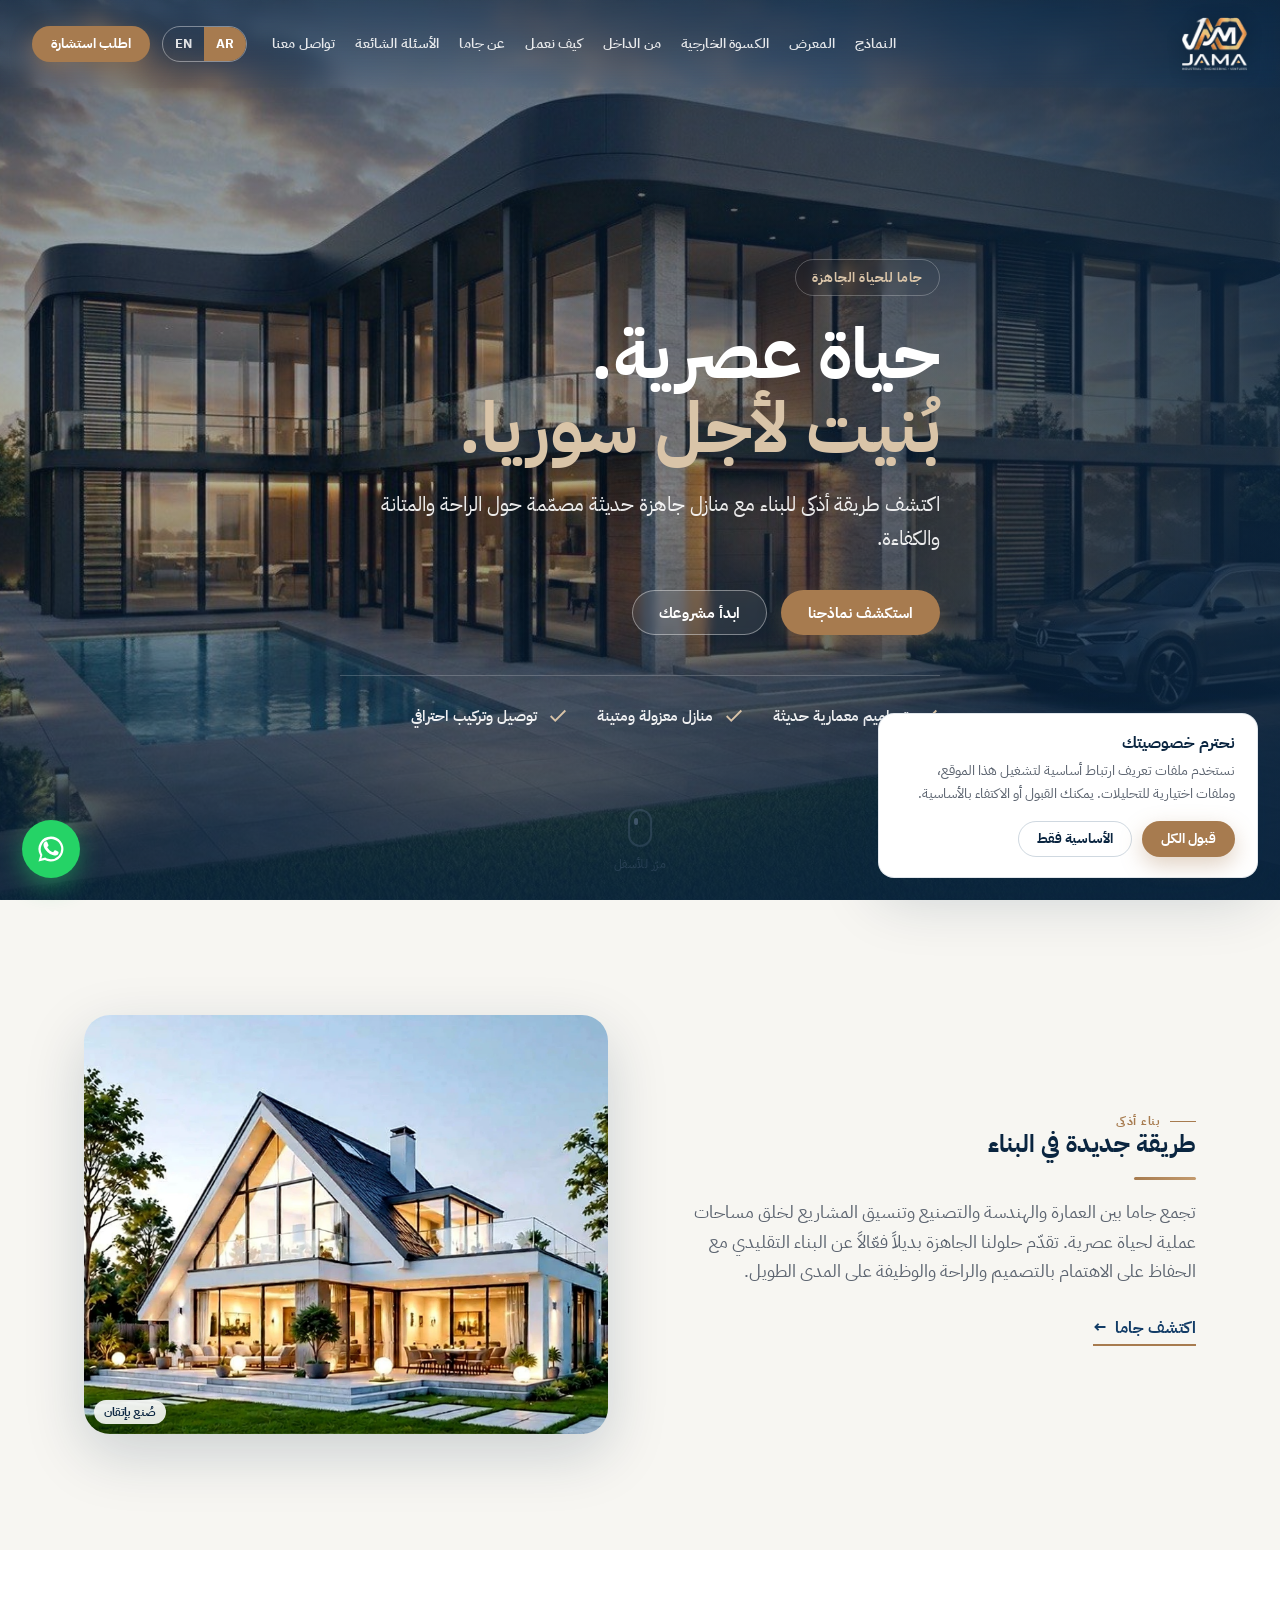
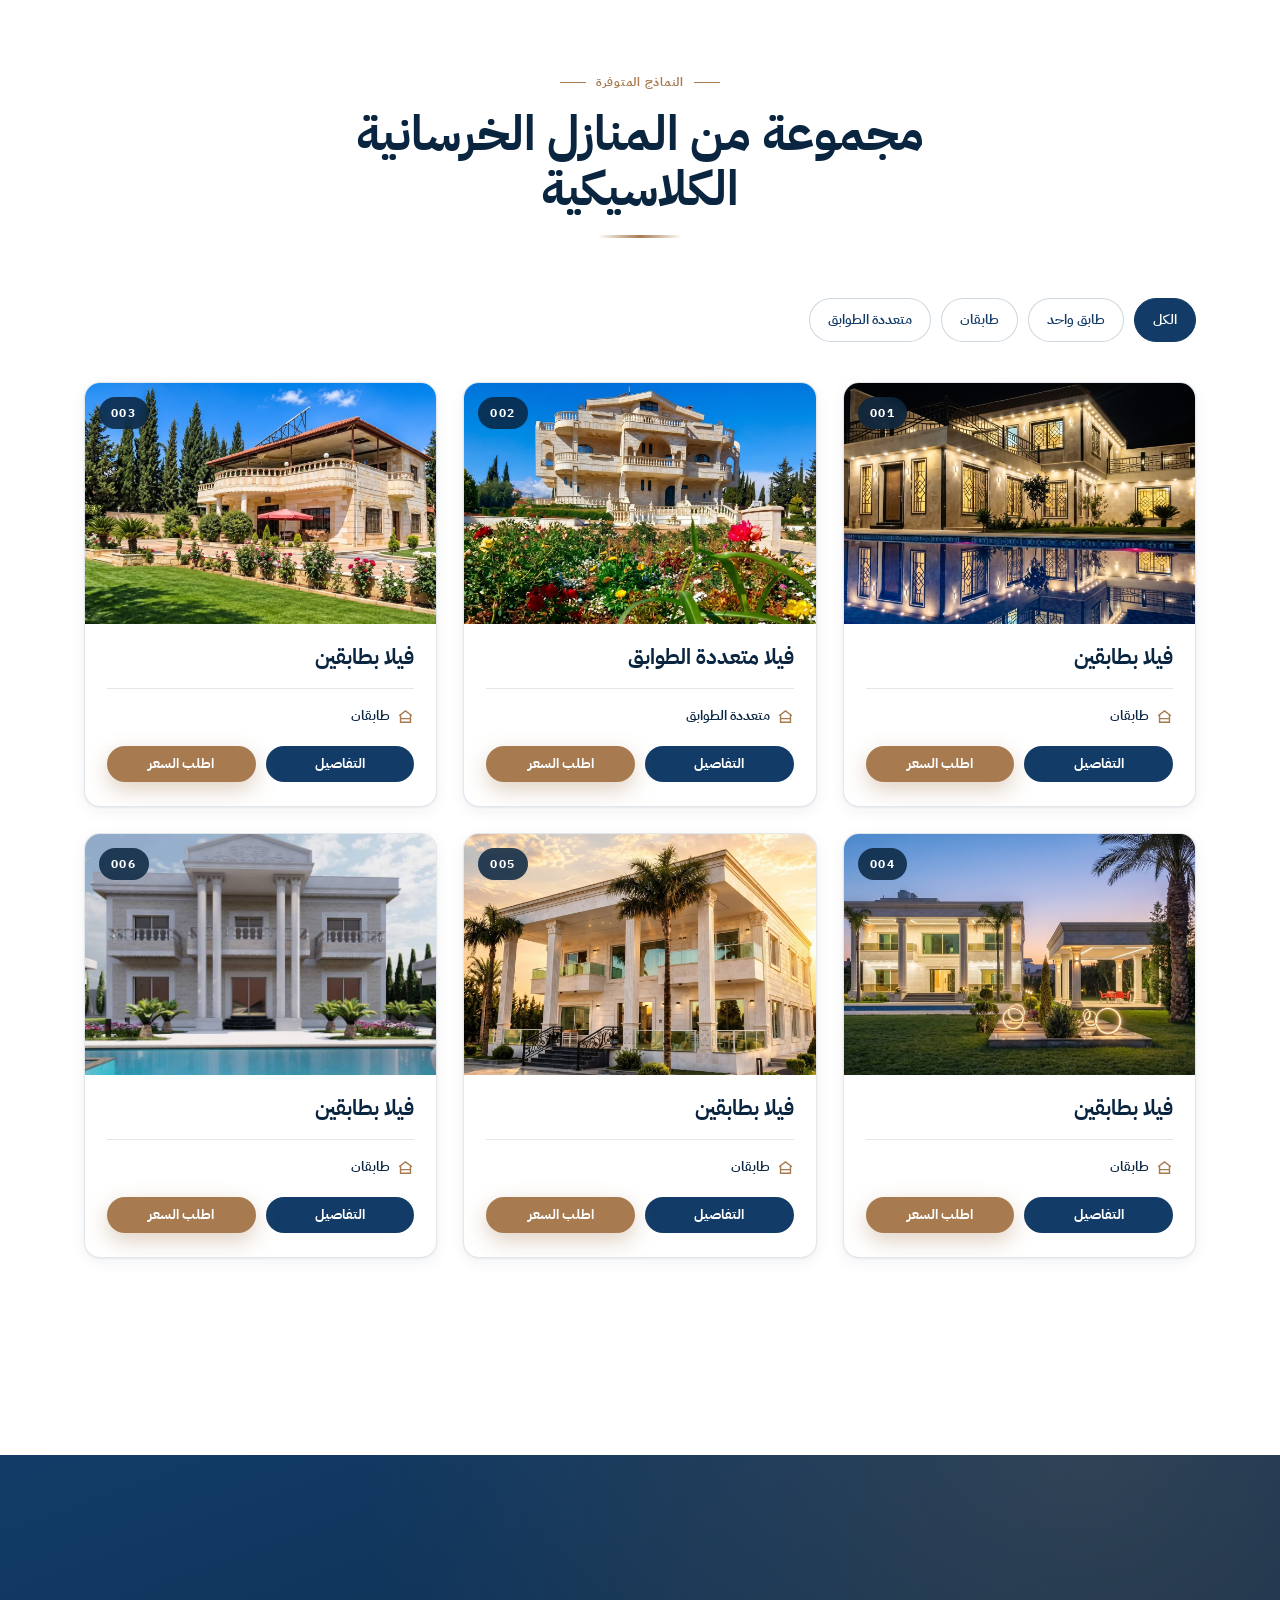
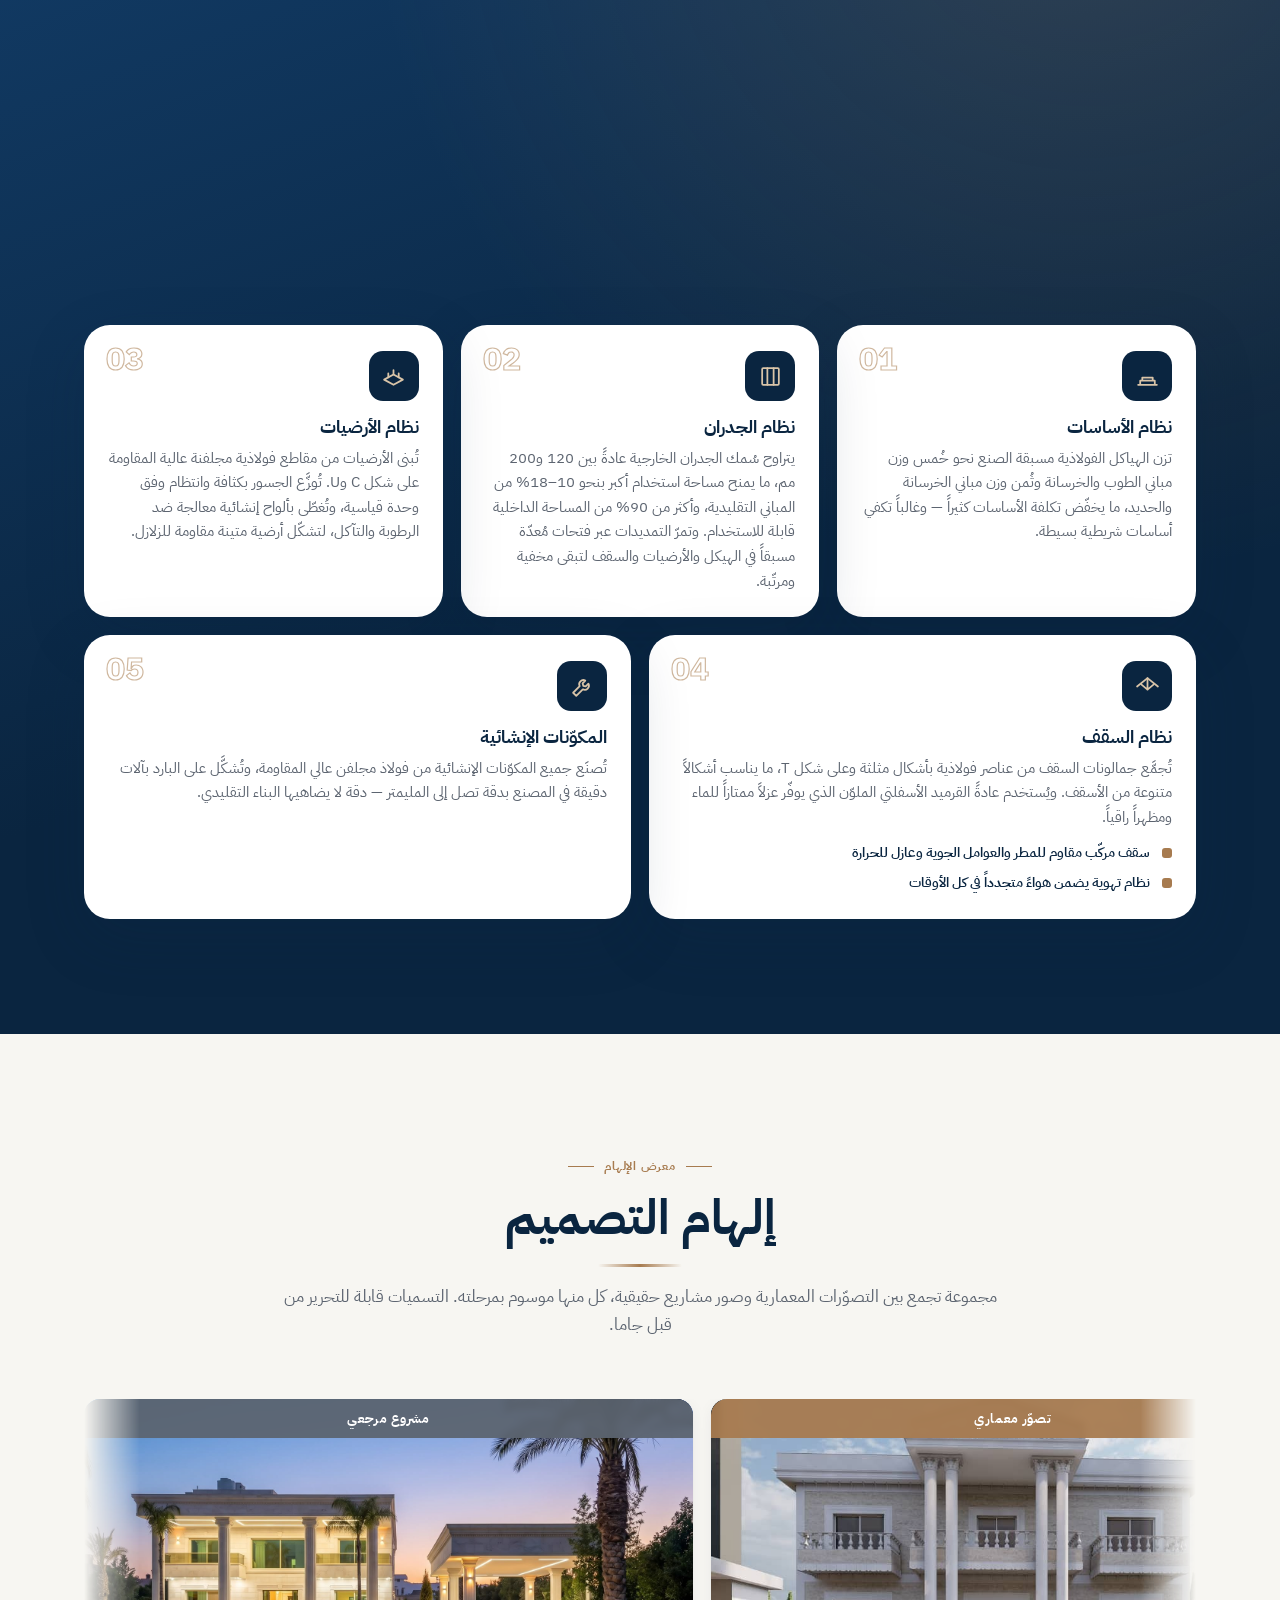
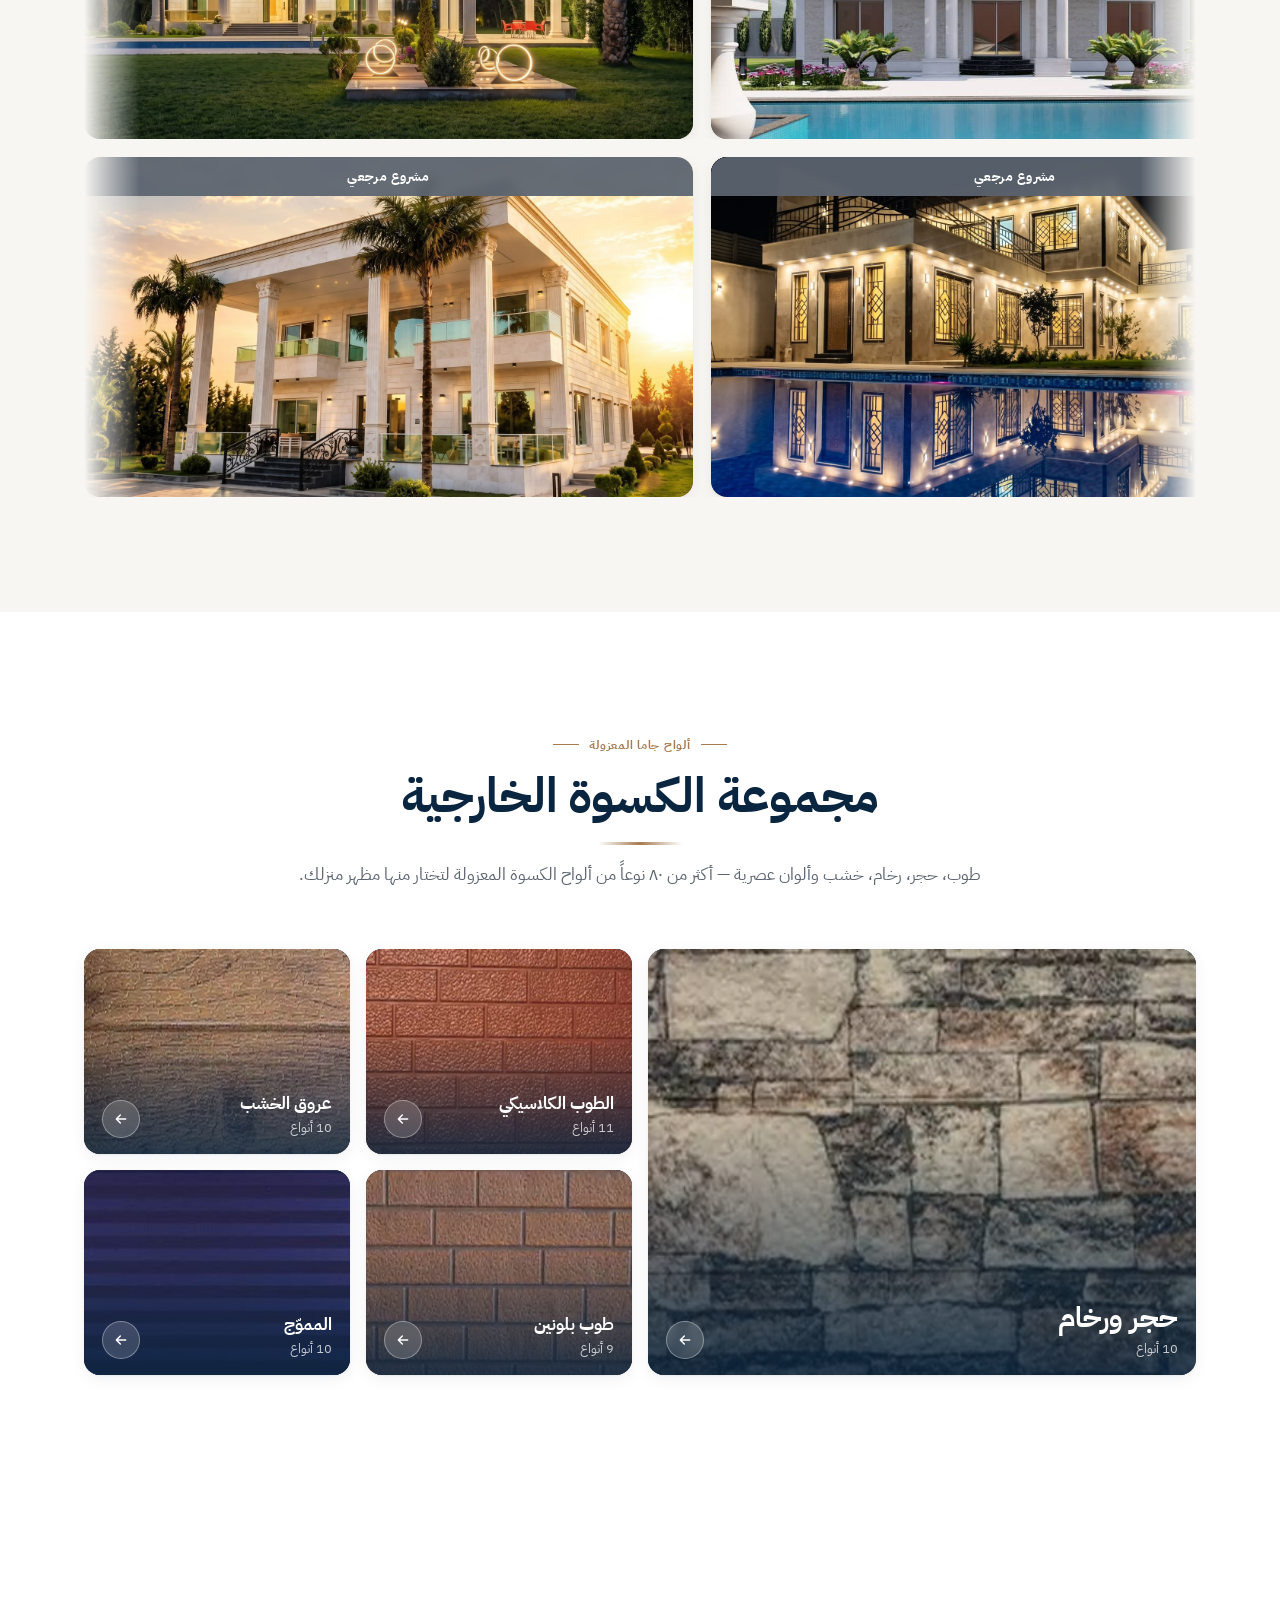
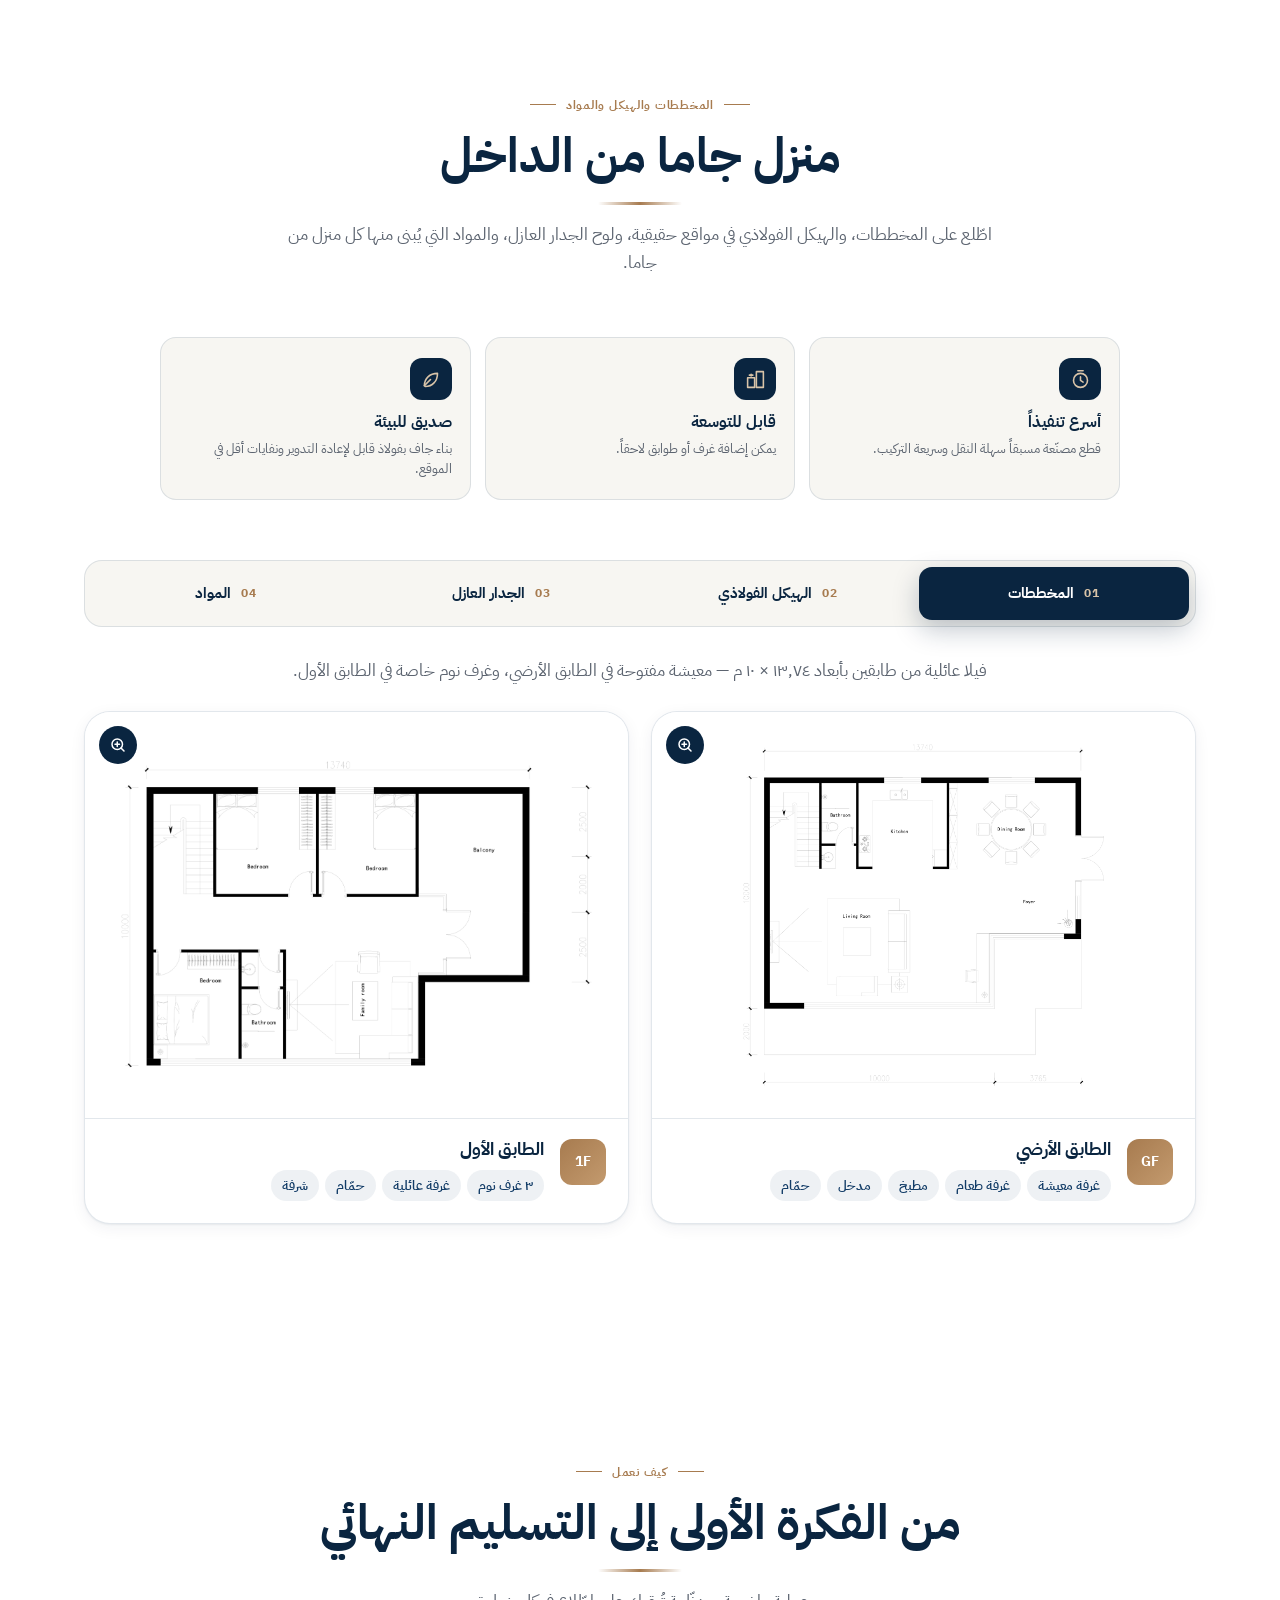
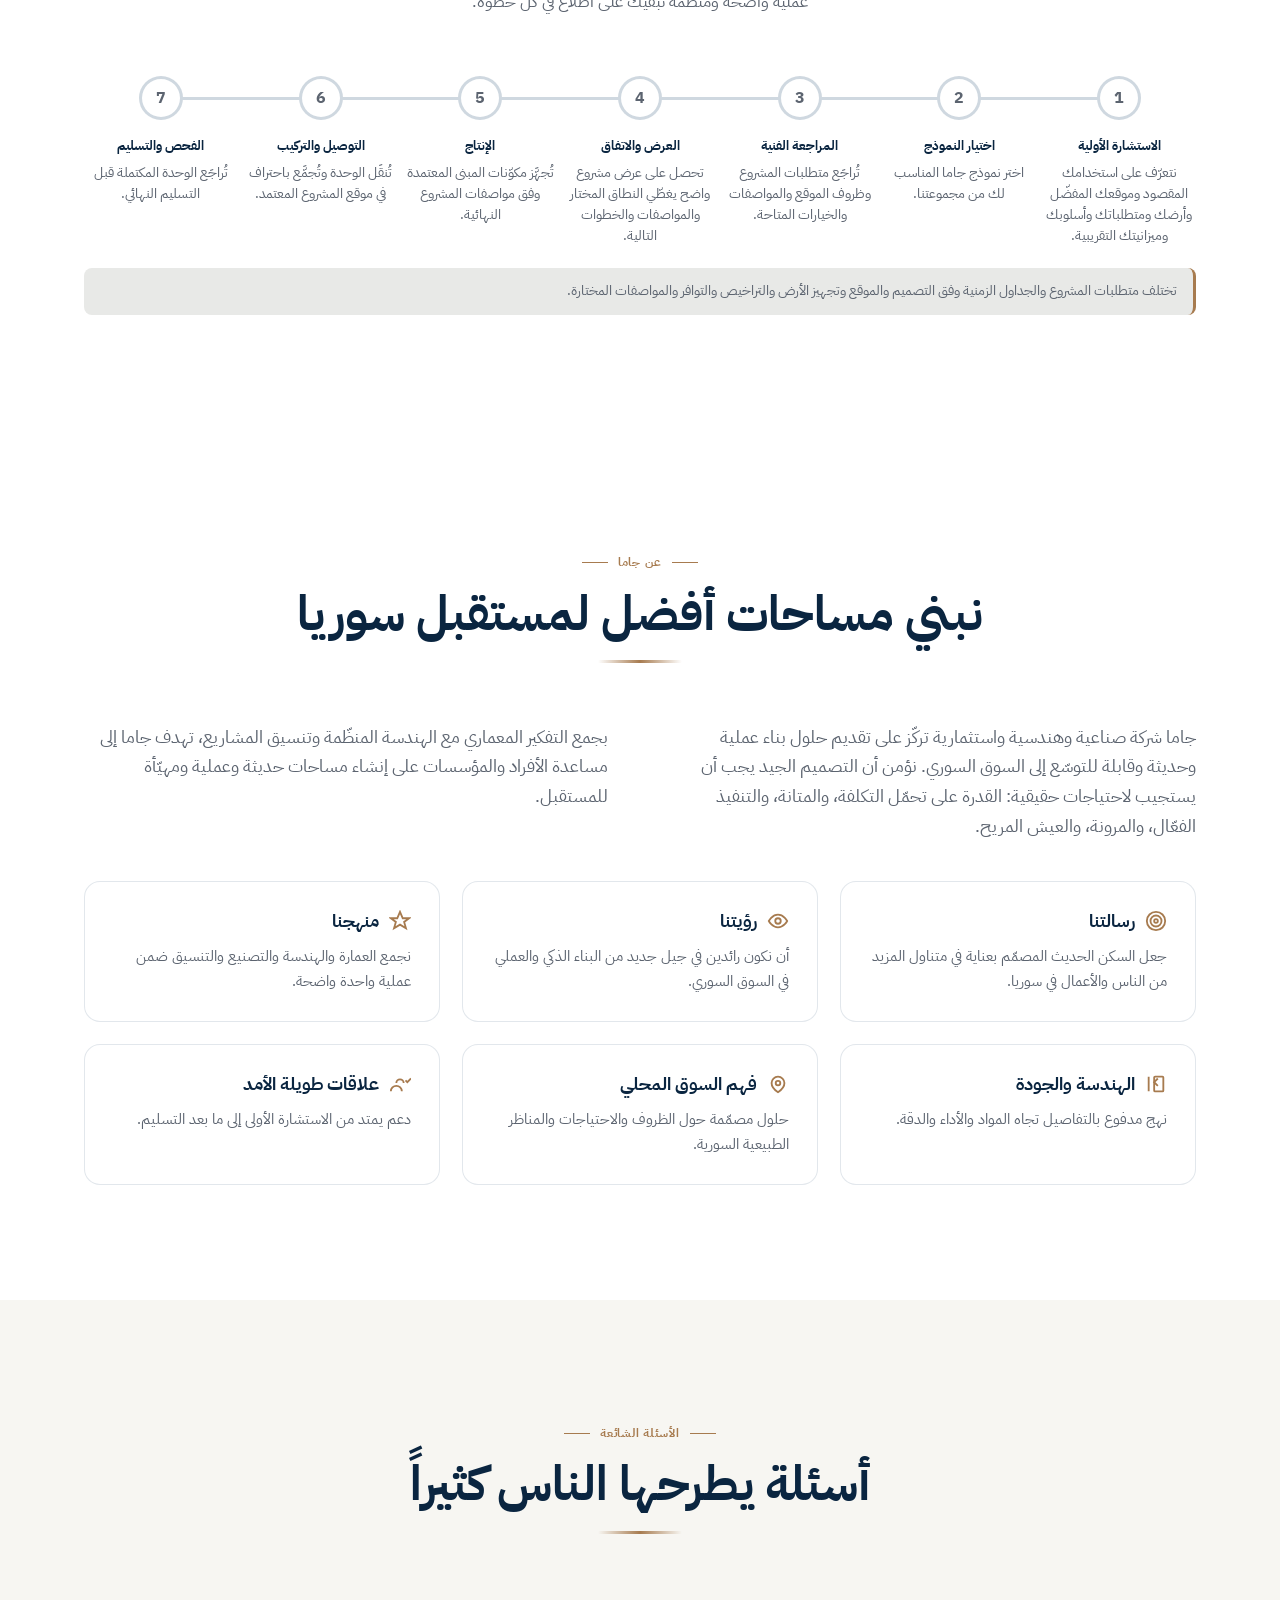
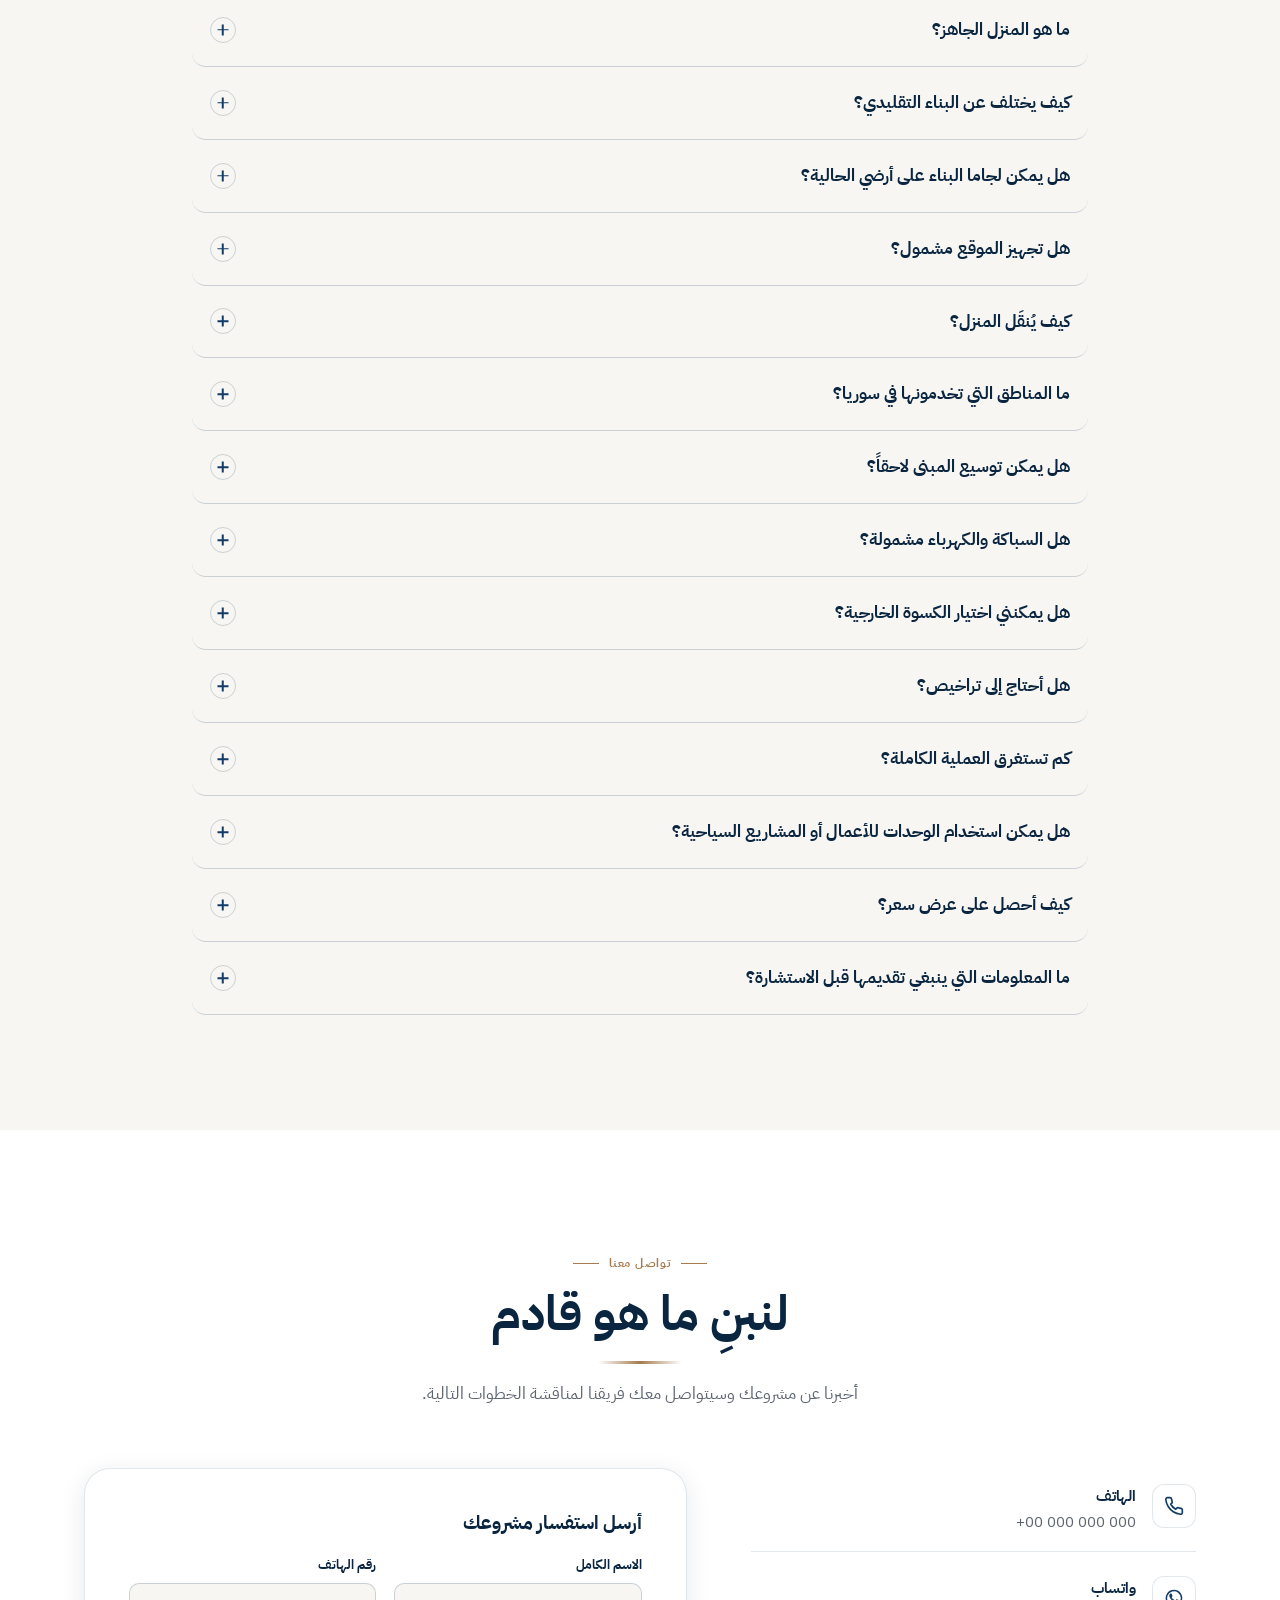
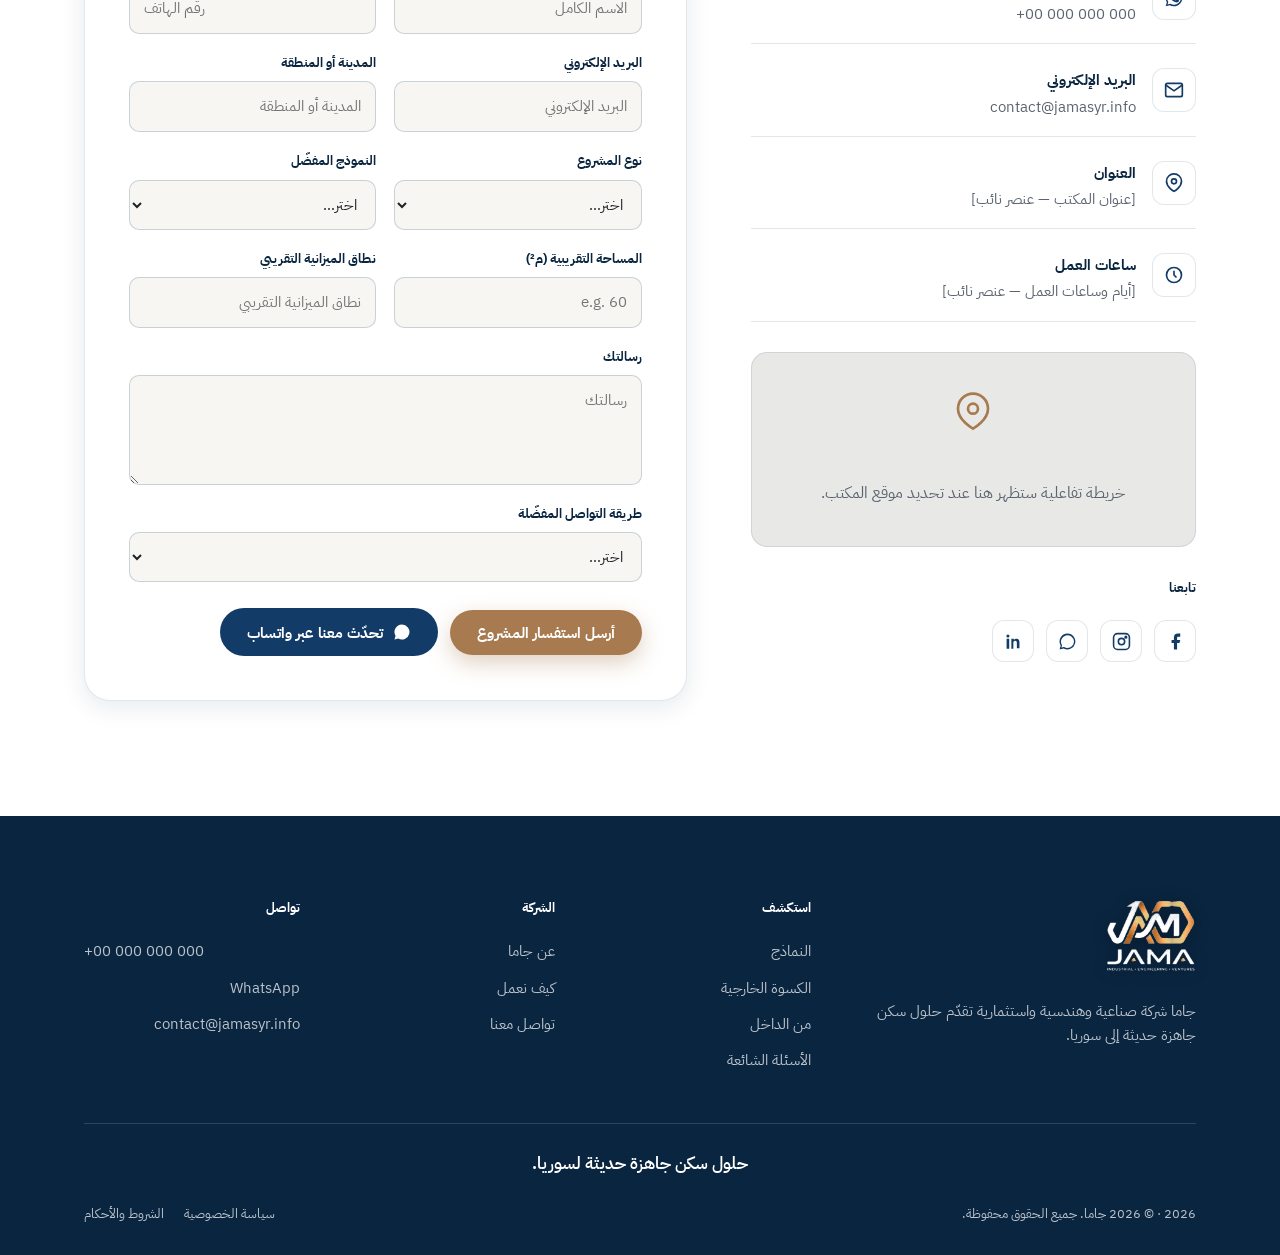
<file: index.html>
<!DOCTYPE html>
<html lang="en" dir="ltr">
<head>
<meta charset="UTF-8" />
<meta name="viewport" content="width=device-width, initial-scale=1, minimum-scale=1, maximum-scale=1, user-scalable=no" />
<title data-i18n="meta.title">JAMA | Modern Prefabricated & Modular Homes in Syria</title>
<meta name="description" data-i18n="meta.desc" content="JAMA is an industrial and engineering company introducing a new generation of modern, affordable prefabricated and modular homes to Syria — modern design and reliable engineering." />
<meta name="keywords" content="prefabricated homes Syria, prefab houses Syria, modular homes Syria, affordable modern homes Syria, prefab cabins Syria, prefab offices Syria, بيوت جاهزة في سوريا, منازل مسبقة الصنع في سوريا, بيوت مسبقة التجهيز, منازل مودرن جاهزة, وحدات سكنية مسبقة الصنع, كرفانات سكنية حديثة, بيوت اقتصادية في سوريا" />
<meta name="theme-color" content="#0A2540" />
<meta name="robots" content="index, follow" />
<link rel="canonical" href="https://www.jama.example/" />

<!-- Open Graph -->
<meta property="og:type" content="website" />
<meta property="og:site_name" content="JAMA" />
<meta property="og:title" content="Modern Living. Built for Syria. | JAMA" />
<meta property="og:description" content="A smarter way to build — modern prefabricated homes designed around comfort, durability and efficiency." />
<meta property="og:locale" content="ar_SY" />
<meta property="og:locale:alternate" content="en_US" />
<meta property="og:image" content="assets/img/hero-modern.jpg" />
<meta name="twitter:card" content="summary_large_image" />

<!-- Fonts: Manrope (EN) + IBM Plex Sans Arabic (AR) -->
<link rel="preconnect" href="https://fonts.googleapis.com" />
<link rel="preconnect" href="https://fonts.gstatic.com" crossorigin />
<link href="https://fonts.googleapis.com/css2?family=Manrope:wght@400;500;600;700;800&family=IBM+Plex+Sans+Arabic:wght@400;500;600;700&display=swap" rel="stylesheet" />

<link rel="stylesheet" href="assets/css/styles.css" />
<link rel="icon" type="image/png" href="assets/img/favicon.png" />

<!-- Structured data (Organization + Products) -->
<script type="application/ld+json">
{
  "@context": "https://schema.org",
  "@type": "Organization",
  "name": "JAMA",
  "alternateName": "JAMA Industrial · Engineering · Ventures",
  "description": "Industrial, engineering and ventures company introducing modern, affordable prefabricated and modular homes to Syria.",
  "areaServed": "Syria",
  "slogan": "Modern Living. Built for Syria.",
  "knowsAbout": ["Prefabricated homes", "Modular construction", "Prefab cabins", "Prefab offices"],
  "url": "https://www.jama.example/"
}
</script>
<script type="application/ld+json">
{
  "@context": "https://schema.org",
  "@type": "WebSite",
  "name": "JAMA",
  "inLanguage": ["ar", "en"],
  "url": "https://www.jama.example/"
}
</script>
</head>
<body>

<!-- ============================ SVG SPRITE ============================ -->
<!-- EDITABLE PLACEHOLDER ARTWORK. Replace <use> references or the symbols
     below with the official JAMA logo (assets/img/logo.svg) and real
     architectural photographs (WebP/AVIF) when available. -->
<svg width="0" height="0" style="position:absolute" aria-hidden="true" focusable="false">
  <defs>
    <linearGradient id="sky" x1="0" y1="0" x2="0" y2="1">
      <stop offset="0" stop-color="#bcd2e2"/><stop offset="0.6" stop-color="#e6eef4"/><stop offset="1" stop-color="#f2ede4"/>
    </linearGradient>
    <linearGradient id="skyWarm" x1="0" y1="0" x2="0" y2="1">
      <stop offset="0" stop-color="#c9b291"/><stop offset="0.55" stop-color="#e8dcc8"/><stop offset="1" stop-color="#f4efe6"/>
    </linearGradient>
    <linearGradient id="glass" x1="0" y1="0" x2="1" y2="1">
      <stop offset="0" stop-color="#7fa6c4"/><stop offset="1" stop-color="#385a76"/>
    </linearGradient>
    <linearGradient id="glassWarm" x1="0" y1="0" x2="1" y2="1">
      <stop offset="0" stop-color="#d9b98a"/><stop offset="1" stop-color="#8a6a45"/>
    </linearGradient>
  </defs>

  <!-- Logo mark: hexagon (ventures) + roofline "A" (homes) + upward arrow (growth/engineering), brand navy & bronze -->
  <symbol id="logo" viewBox="0 0 64 64">
    <path d="M32 5 L55 18 V44 L32 57 L9 44 V18 Z" fill="none" stroke="#A77B4F" stroke-width="3.2"/>
    <path d="M20 42 L32 22 L44 42" fill="none" stroke="#123C67" stroke-width="4.2" stroke-linejoin="round" stroke-linecap="round"/>
    <path d="M32 46 V22 M25 30 L32 21 L39 30" fill="none" stroke="#A77B4F" stroke-width="3.4" stroke-linecap="round" stroke-linejoin="round"/>
  </symbol>

  <!-- House scene A: flat-roof modular home, olive tree, mountains (day) -->
  <symbol id="house-a" viewBox="0 0 400 260" preserveAspectRatio="xMidYMid slice">
    <rect width="400" height="260" fill="url(#sky)"/>
    <path d="M0 150 L90 108 L170 150 L260 112 L340 148 L400 128 V260 H0Z" fill="#c8cfc4" opacity=".6"/>
    <rect y="176" width="400" height="84" fill="#e3ded2"/>
    <ellipse cx="330" cy="196" rx="70" ry="10" fill="#d3cdbe"/>
    <!-- home -->
    <rect x="70" y="120" width="180" height="76" fill="#f6f4ef"/>
    <rect x="70" y="112" width="180" height="10" fill="#e9e5da"/>
    <rect x="88" y="134" width="70" height="50" fill="url(#glass)"/>
    <rect x="170" y="134" width="30" height="62" fill="url(#glass)"/>
    <rect x="210" y="150" width="26" height="46" fill="#12233a"/>
    <rect x="205" y="146" width="45" height="6" fill="#A77B4F"/>
    <!-- olive tree -->
    <rect x="300" y="150" width="6" height="46" fill="#7a6b52"/>
    <ellipse cx="303" cy="140" rx="26" ry="22" fill="#8a9a76"/>
    <ellipse cx="288" cy="150" rx="16" ry="14" fill="#9aa985"/>
  </symbol>

  <!-- House scene B: mono-pitch cabin with big glass (warm) -->
  <symbol id="house-b" viewBox="0 0 400 260" preserveAspectRatio="xMidYMid slice">
    <rect width="400" height="260" fill="url(#skyWarm)"/>
    <path d="M0 160 L120 120 L240 158 L400 122 V260 H0Z" fill="#cbb492" opacity=".5"/>
    <rect y="184" width="400" height="76" fill="#e0d6c4"/>
    <path d="M80 190 V126 L280 108 V190Z" fill="#f5f2ec"/>
    <path d="M80 126 L280 108 L280 100 L80 118Z" fill="#dfd8ca"/>
    <rect x="100" y="140" width="150" height="48" fill="url(#glassWarm)"/>
    <line x1="150" y1="140" x2="150" y2="188" stroke="#f5f2ec" stroke-width="3"/>
    <line x1="200" y1="138" x2="200" y2="188" stroke="#f5f2ec" stroke-width="3"/>
    <rect x="255" y="150" width="20" height="38" fill="#12233a"/>
    <ellipse cx="345" cy="176" rx="28" ry="20" fill="#9aa985"/>
    <rect x="343" y="176" width="5" height="24" fill="#7a6b52"/>
  </symbol>

  <!-- House scene C: two-volume family home (day) -->
  <symbol id="house-c" viewBox="0 0 400 260" preserveAspectRatio="xMidYMid slice">
    <rect width="400" height="260" fill="url(#sky)"/>
    <path d="M0 148 L110 116 L230 150 L340 120 L400 140 V260 H0Z" fill="#c6cdbf" opacity=".55"/>
    <rect y="180" width="400" height="80" fill="#e3ded2"/>
    <rect x="60" y="110" width="120" height="86" fill="#f6f4ef"/>
    <rect x="180" y="132" width="150" height="64" fill="#0f2d4a"/>
    <rect x="196" y="146" width="60" height="40" fill="url(#glass)"/>
    <rect x="270" y="146" width="44" height="40" fill="url(#glass)"/>
    <rect x="84" y="130" width="40" height="40" fill="url(#glass)"/>
    <rect x="132" y="150" width="24" height="46" fill="#12233a"/>
    <rect x="128" y="146" width="34" height="6" fill="#A77B4F"/>
    <ellipse cx="360" cy="196" rx="30" ry="8" fill="#d3cdbe"/>
  </symbol>

  <!-- House scene D: compact studio unit (warm) -->
  <symbol id="house-d" viewBox="0 0 400 260" preserveAspectRatio="xMidYMid slice">
    <rect width="400" height="260" fill="url(#skyWarm)"/>
    <path d="M0 168 L140 132 L280 168 L400 140 V260 H0Z" fill="#cbb492" opacity=".45"/>
    <rect y="188" width="400" height="72" fill="#e0d6c4"/>
    <rect x="120" y="130" width="160" height="66" fill="#f5f2ec"/>
    <rect x="120" y="123" width="160" height="9" fill="#e6dfce"/>
    <rect x="138" y="146" width="80" height="44" fill="url(#glassWarm)"/>
    <rect x="232" y="150" width="20" height="40" fill="#12233a"/>
    <rect x="228" y="146" width="34" height="5" fill="#A77B4F"/>
    <ellipse cx="330" cy="180" rx="24" ry="18" fill="#9aa985"/>
    <rect x="328" y="180" width="5" height="20" fill="#7a6b52"/>
  </symbol>

  <!-- Wide cinematic hero scene -->
  <symbol id="hero-scene" viewBox="0 0 1440 900" preserveAspectRatio="xMidYMid slice">
    <rect width="1440" height="900" fill="url(#skyWarm)"/>
    <circle cx="1120" cy="230" r="90" fill="#f0e4cf" opacity=".55"/>
    <path d="M0 540 L260 430 L520 520 L820 410 L1120 510 L1440 440 V900 H0Z" fill="#b7a17f" opacity=".45"/>
    <path d="M0 620 L360 520 L720 600 L1080 520 L1440 590 V900 H0Z" fill="#a58a63" opacity=".4"/>
    <rect y="640" width="1440" height="260" fill="#d8cbb4"/>
    <!-- modular home -->
    <rect x="520" y="470" width="470" height="200" fill="#f6f3ee"/>
    <rect x="520" y="456" width="470" height="16" fill="#e7e0d2"/>
    <rect x="560" y="510" width="200" height="120" fill="url(#glassWarm)"/>
    <line x1="627" y1="510" x2="627" y2="630" stroke="#f6f3ee" stroke-width="5"/>
    <line x1="694" y1="510" x2="694" y2="630" stroke="#f6f3ee" stroke-width="5"/>
    <rect x="800" y="500" width="150" height="130" fill="#0f2d4a"/>
    <rect x="900" y="540" width="46" height="90" fill="#12233a"/>
    <rect x="892" y="534" width="70" height="8" fill="#A77B4F"/>
    <!-- olive trees -->
    <rect x="1120" y="560" width="12" height="90" fill="#6f5f47"/>
    <ellipse cx="1126" cy="540" rx="60" ry="52" fill="#8a9a76"/>
    <ellipse cx="1092" cy="565" rx="38" ry="32" fill="#9aa985"/>
    <rect x="360" y="590" width="9" height="60" fill="#6f5f47"/>
    <ellipse cx="364" cy="576" rx="40" ry="34" fill="#8a9a76"/>
  </symbol>

  <!-- generic interior/plan tiles for gallery -->
  <symbol id="tile-interior" viewBox="0 0 300 220"><rect width="300" height="220" fill="#efe9df"/><rect x="0" y="140" width="300" height="80" fill="#e0d7c6"/><rect x="30" y="150" width="120" height="50" rx="6" fill="#c9bda6"/><rect x="30" y="60" width="90" height="70" fill="url(#glass)"/><rect x="180" y="70" width="90" height="60" fill="#0f2d4a"/><rect x="180" y="150" width="90" height="30" rx="4" fill="#A77B4F" opacity=".7"/></symbol>
  <symbol id="tile-plan" viewBox="0 0 300 260"><rect width="300" height="260" fill="#f4f1ea"/><rect x="24" y="24" width="252" height="212" fill="none" stroke="#0f2d4a" stroke-width="3"/><line x1="150" y1="24" x2="150" y2="236" stroke="#0f2d4a" stroke-width="2"/><line x1="24" y1="150" x2="150" y2="150" stroke="#0f2d4a" stroke-width="2"/><rect x="40" y="40" width="40" height="30" fill="#A77B4F" opacity=".4"/><rect x="170" y="40" width="90" height="90" fill="#123C67" opacity=".14"/><circle cx="90" cy="195" r="18" fill="none" stroke="#A77B4F" stroke-width="2"/></symbol>
  <!-- avatar placeholder silhouette (replace card <svg> with an <img> once a real photo is provided) -->
  <symbol id="avatar" viewBox="0 0 100 100"><circle cx="50" cy="38" r="16"/><path d="M20 86a30 30 0 0 1 60 0z"/></symbol>
</svg>

<!-- ============================ HEADER ============================ -->
<header class="site-header">
  <div class="container">
    <a class="brand" href="#home" aria-label="JAMA home">
      <span class="logo-badge"><img class="logo-img logo-img--light" src="assets/img/logo-light.png" alt="JAMA — Industrial · Engineering · Ventures" /><img class="logo-img logo-img--dark" src="assets/img/logo-clean.png" alt="" aria-hidden="true" /></span>
    </a>

    <nav class="nav" aria-label="Primary">
      <span class="menu-logo" aria-hidden="true"><img src="assets/img/logo-clean.png" alt="JAMA" /></span>
      <a href="#home" data-i18n="nav.home">Home</a>
      <a href="#models" data-i18n="nav.models">Models</a>
      <a href="#inspiration" data-i18n="nav.gallery">Gallery</a>
      <a href="finishes.html" data-i18n="nav.finishes">Finishes</a>
      <a href="#applications" data-i18n="nav.applications">Inside the Home</a>
      <a href="#process" data-i18n="nav.process">How It Works</a>
      <a href="#about" data-i18n="nav.about">About JAMA</a>
      <a href="#faq" data-i18n="nav.faq">FAQ</a>
      <a href="#contact" data-i18n="nav.contact">Contact</a>
      <a href="#contact" class="btn btn--primary btn--sm btn--consult" data-i18n="nav.consult">Request a Consultation</a>
      <div class="menu-lang" role="group" aria-label="Language">
        <button type="button" data-lang="ar" aria-label="العربية">AR</button>
        <button type="button" data-lang="en" aria-label="English">EN</button>
      </div>
    </nav>

    <div class="header-actions">
      <div class="lang-switch" role="group" aria-label="Language">
        <button type="button" data-lang="ar" data-i18n-aria="ar.aria" aria-label="العربية">AR</button>
        <button type="button" data-lang="en" aria-label="English">EN</button>
      </div>
      <a href="#contact" class="btn btn--primary btn--sm btn--consult" data-i18n="nav.consult">Request a Consultation</a>
      <button class="nav-toggle" aria-label="Menu" aria-expanded="false" aria-controls="primary-nav">
        <span></span><span></span><span></span>
      </button>
    </div>
  </div>
  <div class="nav-backdrop" aria-hidden="true"></div>
</header>

<main>
<!-- ============================ HERO ============================ -->
<section class="hero" id="home">
  <div class="hero__bg" role="img" aria-label="Modern prefabricated home with a glass facade at sunset" style="background-image:url('assets/img/hero-modern.jpg')"></div>
  <div class="hero__overlay"></div>
  <div class="container">
    <div class="hero__inner reveal in">
      <span class="hero__label" data-i18n="hero.label">JAMA Prefabricated Living</span>
      <h1><span data-i18n="hero.h1a">Modern Living.</span><br /><span class="accent" data-i18n="hero.h1b">Built for Syria.</span></h1>
      <p class="hero__sub" data-i18n="hero.sub">Discover a smarter approach to building with modern prefabricated homes designed around comfort, durability and efficiency.</p>
      <div class="hero__cta">
        <a href="#models" class="btn btn--primary" data-i18n="hero.cta1">Explore Our Models</a>
        <a href="#contact" class="btn btn--outline-light" data-i18n="hero.cta2">Start Your Project</a>
      </div>
      <ul class="hero__trust">
        <li><svg viewBox="0 0 24 24" fill="none" stroke="currentColor" stroke-width="2"><path d="M20 6L9 17l-5-5"/></svg><span data-i18n="hero.trust1">Modern Architectural Designs</span></li>
        <li><svg viewBox="0 0 24 24" fill="none" stroke="currentColor" stroke-width="2"><path d="M20 6L9 17l-5-5"/></svg><span data-i18n="hero.trust2">Insulated, Durable Homes</span></li>
        <li><svg viewBox="0 0 24 24" fill="none" stroke="currentColor" stroke-width="2"><path d="M20 6L9 17l-5-5"/></svg><span data-i18n="hero.trust3">Professional Delivery and Installation</span></li>
      </ul>
    </div>
  </div>
  <div class="scroll-hint" aria-hidden="true"><span class="mouse"></span><span data-i18n="hero.scroll">Scroll</span></div>
</section>

<!-- ============================ INTRO ============================ -->
<section class="section" id="intro">
  <div class="container split">
    <div class="reveal">
      <span class="eyebrow" data-i18n="intro.eyebrow">Smarter Building</span>
      <h2 data-i18n="intro.h2">A New Approach to Building</h2>
      <p class="lead" style="margin-top:18px" data-i18n="intro.p">JAMA brings together architecture, engineering, fabrication, and project coordination to create practical spaces for modern life. Our prefabricated solutions offer an efficient alternative to conventional construction while maintaining attention to design, comfort, and long-term functionality.</p>
      <div style="margin-top:28px"><a href="#about" class="link-arrow"><span data-i18n="intro.link">Discover JAMA</span><span class="chev">→</span></a></div>
    </div>
    <div class="split__media reveal d1">
      <img src="assets/img/intro-house.jpg" loading="lazy" alt="Modern prefabricated home with a glass gable and terrace at dusk" />
      <div class="stat-badge"><strong data-i18n="intro.badge.t">Precision Built</strong><span data-i18n="intro.badge.s">Design, production and installation within a structured process</span></div>
    </div>
  </div>
</section>

<!-- ============================ MODELS ============================ -->
<section class="section" id="models" style="background:var(--white)">
  <div class="container">
    <div class="section-head center reveal">
      <span class="eyebrow" data-i18n="models.eyebrow">Featured Models</span>
      <h2 data-i18n="models.h2">A Collection of Classic Concrete Homes</h2>
    </div>

    <div class="filters reveal" role="group" aria-label="Filter models">
      <button class="filter-btn active" data-filter="all" data-i18n="filter.all">All</button>
      <button class="filter-btn" data-filter="one-floor" data-i18n="filter.one">One Floor</button>
      <button class="filter-btn" data-filter="two-floors" data-i18n="filter.two">Two Floors</button>
      <button class="filter-btn" data-filter="multi-floor" data-i18n="filter.multi">Multi-Floor</button>
    </div>

    <div class="model-grid"></div>
    <div class="fin-home-cta reveal">
      <a href="models.html" class="btn btn--navy"><span><span data-i18n="mdl.home.cta">View all models</span> (<span data-models-count>27</span>)</span><svg viewBox="0 0 24 24" fill="none" stroke="currentColor" stroke-width="2.2" stroke-linecap="round" stroke-linejoin="round" class="chev"><path d="M5 12h14M13 6l6 6-6 6" /></svg></a>
    </div>
  </div>
</section>

<!-- ============================ BUILDING SYSTEM ============================ -->
<section class="section bsys" id="building-system">
  <div class="container">
    <div class="section-head center reveal">
      <span class="eyebrow" data-i18n="bs.eyebrow">Building System</span>
      <h2 data-i18n="bs.h2">How Every JAMA Home Is Built</h2>
      <p data-i18n="bs.p">Five engineered systems work together in every JAMA home.</p>
    </div>

    <div class="bsys-stats reveal">
      <div><b dir="ltr">1/5</b><span data-i18n="bs.s1">the weight of brick-concrete buildings</span></div>
      <div><b dir="ltr">1/8</b><span data-i18n="bs.s2">the weight of reinforced-concrete buildings</span></div>
      <div><b dir="ltr">+10–18%</b><span data-i18n="bs.s3">more usable floor space</span></div>
      <div><b dir="ltr">90%+</b><span data-i18n="bs.s4">of the interior is usable</span></div>
    </div>

    <div class="bsys-grid">
      <article class="bsys-card reveal">
        <span class="bsys-card__num">01</span>
        <span class="bsys-card__icon"><svg viewBox="0 0 24 24"><path d="M3 20h18M5 20v-4h14v4M7 16v-3h10v3"/></svg></span>
        <h3 data-i18n="bs.1.t">Foundation System</h3>
        <p data-i18n="bs.1.d">Prefabricated steel structures weigh only about one-fifth of brick-concrete and one-eighth of reinforced-concrete buildings. This greatly lowers foundation costs — a simple strip foundation is usually enough.</p>
      </article>
      <article class="bsys-card reveal d1">
        <span class="bsys-card__num">02</span>
        <span class="bsys-card__icon"><svg viewBox="0 0 24 24"><rect x="4" y="4" width="16" height="16" rx="1"/><path d="M9 4v16M15 4v16"/></svg></span>
        <h3 data-i18n="bs.2.t">Wall System</h3>
        <p data-i18n="bs.2.d">Exterior walls are typically 120–200 mm thick, giving about 10–18% more usable floor space than traditional buildings, with over 90% of the interior usable. Pipes run through pre-punched openings in the frame, floor and roof, so they stay hidden and neat.</p>
      </article>
      <article class="bsys-card reveal d2">
        <span class="bsys-card__num">03</span>
        <span class="bsys-card__icon"><svg viewBox="0 0 24 24"><path d="M3 15l9-5 9 5-9 5z"/><path d="M7 12.8V9M12 10V6M17 12.8V9"/></svg></span>
        <h3 data-i18n="bs.3.t">Floor System</h3>
        <p data-i18n="bs.3.d">Floors are built from high-strength galvanised C- and U-section steel members. Beams are spaced closely and evenly on a standard module and covered with moisture- and corrosion-treated structural panels, creating a strong, earthquake-resistant floor.</p>
      </article>
      <article class="bsys-card reveal">
        <span class="bsys-card__num">04</span>
        <span class="bsys-card__icon"><svg viewBox="0 0 24 24"><path d="M2 12l10-8 10 8"/><path d="M6 10l6 5 6-5M12 4v11"/></svg></span>
        <h3 data-i18n="bs.4.t">Roofing System</h3>
        <p data-i18n="bs.4.d">Roof trusses are assembled from steel members in triangular and T-shaped forms, suiting a wide variety of roof shapes. Colourful asphalt shingles provide excellent waterproofing and a refined finish.</p>
        <ul class="bsys-list">
          <li data-i18n="bs.4.l1">Composite roofing: rainproof, weatherproof and thermally insulated</li>
          <li data-i18n="bs.4.l2">A ventilation system keeps the air fresh at all times</li>
        </ul>
      </article>
      <article class="bsys-card reveal d1">
        <span class="bsys-card__num">05</span>
        <span class="bsys-card__icon"><svg viewBox="0 0 24 24"><path d="M14.7 6.3a4 4 0 0 0-5.4 5.4L3 18l3 3 6.3-6.3a4 4 0 0 0 5.4-5.4l-2.6 2.6-2.4-.6-.6-2.4z"/></svg></span>
        <h3 data-i18n="bs.5.t">Structural Components</h3>
        <p data-i18n="bs.5.d">Every structural component is made from high-strength galvanised steel and cold-formed by precision machinery in the factory, to millimetre accuracy — a precision traditional construction can't match.</p>
      </article>
    </div>
  </div>
</section>

<!-- ============================ INSPIRATION GALLERY ============================ -->
<section class="section" id="inspiration">
  <div class="container">
    <div class="section-head center reveal">
      <span class="eyebrow" data-i18n="insp.eyebrow">Inspiration Gallery</span>
      <h2 data-i18n="insp.h2">Design Inspiration</h2>
      <p data-i18n="insp.p2">A mix of architectural visualizations and real project photography, each labeled by stage. Labels are editable by JAMA.</p>
    </div>
    <!-- Two auto-scrolling rows. JS duplicates each row for a seamless loop; hover to pause.
         Images use object-fit:contain over a blurred fill so no detail is cropped. -->
    <div class="gallery-marquee reveal">
      <div class="marquee-row">
        <div class="marquee-track">
          <div class="gallery-tile" style="background-image:url('assets/img/models/m26.jpg')"><span class="label label--ref" data-i18n="label.ref">Reference Project</span><img src="assets/img/models/m26.jpg" loading="lazy" alt="Reference prefabricated home project" /></div>
          <div class="gallery-tile" style="background-image:url('assets/img/models/m25.jpg')"><span class="label label--viz" data-i18n="label.viz">Architectural Visualization</span><img src="assets/img/models/m25.jpg" loading="lazy" alt="Visualization of a prefabricated home" /></div>
          <div class="gallery-tile" style="background-image:url('assets/img/models/m19.jpg')"><span class="label label--viz" data-i18n="label.viz">Architectural Visualization</span><img src="assets/img/models/m19.jpg" loading="lazy" alt="Visualization of a prefabricated home" /></div>
          <div class="gallery-tile" style="background-image:url('assets/img/models/m20.jpg')"><span class="label label--viz" data-i18n="label.viz">Architectural Visualization</span><img src="assets/img/models/m20.jpg" loading="lazy" alt="Visualization of a prefabricated home" /></div>
          <div class="gallery-tile" style="background-image:url('assets/img/models/m21.jpg')"><span class="label label--viz" data-i18n="label.viz">Architectural Visualization</span><img src="assets/img/models/m21.jpg" loading="lazy" alt="Visualization of a prefabricated home" /></div>
          <div class="gallery-tile" style="background-image:url('assets/img/models/m01.jpg')"><span class="label label--viz" data-i18n="label.viz">Architectural Visualization</span><img src="assets/img/models/m01.jpg" loading="lazy" alt="Visualization of a prefabricated home" /></div>
          <div class="gallery-tile" style="background-image:url('assets/img/models/m02.jpg')"><span class="label label--viz" data-i18n="label.viz">Architectural Visualization</span><img src="assets/img/models/m02.jpg" loading="lazy" alt="Visualization of a prefabricated home" /></div>
          <div class="gallery-tile" style="background-image:url('assets/img/models/m11.jpg')"><span class="label label--viz" data-i18n="label.viz">Architectural Visualization</span><img src="assets/img/models/m11.jpg" loading="lazy" alt="Visualization of a prefabricated home" /></div>
          <div class="gallery-tile" style="background-image:url('assets/img/models/m12.jpg')"><span class="label label--viz" data-i18n="label.viz">Architectural Visualization</span><img src="assets/img/models/m12.jpg" loading="lazy" alt="Visualization of a prefabricated home" /></div>
          <div class="gallery-tile" style="background-image:url('assets/img/models/m13.jpg')"><span class="label label--viz" data-i18n="label.viz">Architectural Visualization</span><img src="assets/img/models/m13.jpg" loading="lazy" alt="Visualization of a prefabricated home" /></div>
          <div class="gallery-tile" style="background-image:url('assets/img/models/m14.jpg')"><span class="label label--viz" data-i18n="label.viz">Architectural Visualization</span><img src="assets/img/models/m14.jpg" loading="lazy" alt="Visualization of a prefabricated home" /></div>
          <div class="gallery-tile" style="background-image:url('assets/img/models/m15.jpg')"><span class="label label--viz" data-i18n="label.viz">Architectural Visualization</span><img src="assets/img/models/m15.jpg" loading="lazy" alt="Visualization of a prefabricated home" /></div>
          <div class="gallery-tile" style="background-image:url('assets/img/models/m16.jpg')"><span class="label label--viz" data-i18n="label.viz">Architectural Visualization</span><img src="assets/img/models/m16.jpg" loading="lazy" alt="Visualization of a prefabricated home" /></div>
          <div class="gallery-tile" style="background-image:url('assets/img/models/m17.jpg')"><span class="label label--viz" data-i18n="label.viz">Architectural Visualization</span><img src="assets/img/models/m17.jpg" loading="lazy" alt="Visualization of a prefabricated home" /></div>
        </div>
      </div>
      <div class="marquee-row reverse">
        <div class="marquee-track">
          <div class="gallery-tile" style="background-image:url('assets/img/models/m27.jpg')"><span class="label label--ref" data-i18n="label.ref">Reference Project</span><img src="assets/img/models/m27.jpg" loading="lazy" alt="Reference prefabricated home project" /></div>
          <div class="gallery-tile" style="background-image:url('assets/img/models/m22.jpg')"><span class="label label--ref" data-i18n="label.ref">Reference Project</span><img src="assets/img/models/m22.jpg" loading="lazy" alt="Reference prefabricated home project" /></div>
          <div class="gallery-tile" style="background-image:url('assets/img/models/m23.jpg')"><span class="label label--ref" data-i18n="label.ref">Reference Project</span><img src="assets/img/models/m23.jpg" loading="lazy" alt="Reference prefabricated home project" /></div>
          <div class="gallery-tile" style="background-image:url('assets/img/models/m24.jpg')"><span class="label label--ref" data-i18n="label.ref">Reference Project</span><img src="assets/img/models/m24.jpg" loading="lazy" alt="Reference prefabricated home project" /></div>
          <div class="gallery-tile" style="background-image:url('assets/img/models/m04.jpg')"><span class="label label--ref" data-i18n="label.ref">Reference Project</span><img src="assets/img/models/m04.jpg" loading="lazy" alt="Reference prefabricated home project" /></div>
          <div class="gallery-tile" style="background-image:url('assets/img/models/m05.jpg')"><span class="label label--ref" data-i18n="label.ref">Reference Project</span><img src="assets/img/models/m05.jpg" loading="lazy" alt="Reference prefabricated home project" /></div>
          <div class="gallery-tile" style="background-image:url('assets/img/models/m03.jpg')"><span class="label label--viz" data-i18n="label.viz">Architectural Visualization</span><img src="assets/img/models/m03.jpg" loading="lazy" alt="Visualization of a prefabricated home" /></div>
          <div class="gallery-tile" style="background-image:url('assets/img/models/m06.jpg')"><span class="label label--ref" data-i18n="label.ref">Reference Project</span><img src="assets/img/models/m06.jpg" loading="lazy" alt="Reference prefabricated home project" /></div>
          <div class="gallery-tile" style="background-image:url('assets/img/models/m07.jpg')"><span class="label label--ref" data-i18n="label.ref">Reference Project</span><img src="assets/img/models/m07.jpg" loading="lazy" alt="Reference prefabricated home project" /></div>
          <div class="gallery-tile" style="background-image:url('assets/img/models/m08.jpg')"><span class="label label--ref" data-i18n="label.ref">Reference Project</span><img src="assets/img/models/m08.jpg" loading="lazy" alt="Reference prefabricated home project" /></div>
          <div class="gallery-tile" style="background-image:url('assets/img/models/m09.jpg')"><span class="label label--ref" data-i18n="label.ref">Reference Project</span><img src="assets/img/models/m09.jpg" loading="lazy" alt="Reference prefabricated home project" /></div>
          <div class="gallery-tile" style="background-image:url('assets/img/models/m10.jpg')"><span class="label label--ref" data-i18n="label.ref">Reference Project</span><img src="assets/img/models/m10.jpg" loading="lazy" alt="Reference prefabricated home project" /></div>
          <div class="gallery-tile" style="background-image:url('assets/img/models/m18.jpg')"><span class="label label--viz" data-i18n="label.viz">Architectural Visualization</span><img src="assets/img/models/m18.jpg" loading="lazy" alt="Visualization of a prefabricated home" /></div>
        </div>
      </div>
    </div>
  </div>
</section>

<!-- ============================ FAÇADE FINISHES (teaser → finishes.html) ============================ -->
<section class="section" id="finishes" style="background:var(--white)">
  <div class="container">
    <div class="section-head center reveal">
      <span class="eyebrow" data-i18n="fin.eyebrow">JAMA Finishes Collection</span>
      <h2 data-i18n="fin.h1">Exterior Cladding Collection</h2>
      <p data-i18n="fin.home.p">Brick, stone, marble, wood and modern colours — more than 80 insulated finishes to choose the look of your home.</p>
    </div>
    <div class="fin-bento reveal">
      <a class="fin-tile fin-tile--big" href="finishes.html#stone">
        <img src="assets/img/finishes/p12-02.jpg" alt="" loading="lazy" />
        <span class="fin-tile__label"><span><b data-i18n="fin.home.s2">Stone &amp; Marble</b><small>10 <span data-i18n="fin.home.n">finishes</span></small></span><span class="fin-tile__go"><svg viewBox="0 0 24 24"><path d="M5 12h14M13 6l6 6-6 6" /></svg></span></span>
      </a>
      <a class="fin-tile" href="finishes.html#brick">
        <img src="assets/img/finishes/p9-03.jpg" alt="" loading="lazy" />
        <span class="fin-tile__label"><span><b data-i18n="fin.home.s1">Classic Brick</b><small>11 <span data-i18n="fin.home.n">finishes</span></small></span><span class="fin-tile__go"><svg viewBox="0 0 24 24"><path d="M5 12h14M13 6l6 6-6 6" /></svg></span></span>
      </a>
      <a class="fin-tile" href="finishes.html#wood">
        <img src="assets/img/finishes/p14-01.jpg" alt="" loading="lazy" />
        <span class="fin-tile__label"><span><b data-i18n="fin.home.s3">Wood Grain</b><small>10 <span data-i18n="fin.home.n">finishes</span></small></span><span class="fin-tile__go"><svg viewBox="0 0 24 24"><path d="M5 12h14M13 6l6 6-6 6" /></svg></span></span>
      </a>
      <a class="fin-tile" href="finishes.html#duo">
        <img src="assets/img/finishes/p11-01.jpg" alt="" loading="lazy" />
        <span class="fin-tile__label"><span><b data-i18n="fin.home.s4">Two-Tone Brick</b><small>9 <span data-i18n="fin.home.n">finishes</span></small></span><span class="fin-tile__go"><svg viewBox="0 0 24 24"><path d="M5 12h14M13 6l6 6-6 6" /></svg></span></span>
      </a>
      <a class="fin-tile" href="finishes.html#wave">
        <img src="assets/img/finishes/p10-08.jpg" alt="" loading="lazy" />
        <span class="fin-tile__label"><span><b data-i18n="fin.home.s5">Corrugated</b><small>10 <span data-i18n="fin.home.n">finishes</span></small></span><span class="fin-tile__go"><svg viewBox="0 0 24 24"><path d="M5 12h14M13 6l6 6-6 6" /></svg></span></span>
      </a>
    </div>
    <div class="fin-home-cta reveal">
      <a href="finishes.html" class="btn btn--navy"><span data-i18n="fin.home.cta">Explore all finishes</span><svg viewBox="0 0 24 24" fill="none" stroke="currentColor" stroke-width="2.2" stroke-linecap="round" stroke-linejoin="round" class="chev"><path d="M5 12h14M13 6l6 6-6 6" /></svg></a>
    </div>
  </div>
</section>

<!-- ============================ APPLICATIONS ============================ -->
<section class="section" id="applications" style="background:var(--white)">
  <div class="container">
    <div class="section-head center reveal">
      <span class="eyebrow" data-i18n="in.eyebrow">Plans, Frame &amp; Materials</span>
      <h2 data-i18n="in.h2">Inside a JAMA Home</h2>
      <p data-i18n="in.p">See the floor plans, the steel frame on real sites, the insulated wall panel and the materials that go into every JAMA home.</p>
    </div>

    <!-- key benefits -->
    <div class="in-benefits reveal">
      <div class="in-benefit"><span class="in-benefit__icon"><svg viewBox="0 0 24 24"><circle cx="12" cy="13" r="8"/><path d="M12 9v4l3 2M9 2h6"/></svg></span><b data-i18n="in.b2.t">Faster to build</b><span data-i18n="in.b2.d">Factory-made parts that are quick to transport and assemble.</span></div>
      <div class="in-benefit"><span class="in-benefit__icon"><svg viewBox="0 0 24 24"><rect x="3" y="10" width="8" height="11"/><rect x="13" y="3" width="8" height="18"/><path d="M7 6v2M5 7h4"/></svg></span><b data-i18n="in.b5.t">Easy to extend</b><span data-i18n="in.b5.d">Rooms and floors can be added later.</span></div>
      <div class="in-benefit"><span class="in-benefit__icon"><svg viewBox="0 0 24 24"><path d="M5 19c0-8 6-14 15-14 0 9-6 15-14 15"/><path d="M5 19l7-7"/></svg></span><b data-i18n="in.b6.t">Greener</b><span data-i18n="in.b6.d">Dry construction with recyclable steel and less waste on site.</span></div>
    </div>

    <!-- tabs -->
    <div class="in-tabs reveal" role="tablist" aria-label="Inside a JAMA Home">
      <button type="button" class="in-tab active" role="tab" aria-selected="true" data-tab="plans"><span class="in-tab__num">01</span><span data-i18n="in.t1">Floor Plans</span></button>
      <button type="button" class="in-tab" role="tab" aria-selected="false" data-tab="frame"><span class="in-tab__num">02</span><span data-i18n="in.t2">Steel Frame</span></button>
      <button type="button" class="in-tab" role="tab" aria-selected="false" data-tab="layers"><span class="in-tab__num">03</span><span data-i18n="in.t3">Insulated Wall</span></button>
      <button type="button" class="in-tab" role="tab" aria-selected="false" data-tab="materials"><span class="in-tab__num">04</span><span data-i18n="in.t4">Materials</span></button>
    </div>

    <!-- 01 · floor plans -->
    <div class="in-panel active" role="tabpanel" data-panel="plans">
      <p class="in-lead" data-i18n="in.plans.p">A two-storey family villa on a 13.74 × 10 m footprint — open living downstairs, private bedrooms upstairs.</p>
      <div class="in-plans">
        <figure class="in-plan">
          <a href="assets/img/inside/plan-1f.png" class="in-plan__img" data-zoom><img src="assets/img/inside/plan-1f.png" alt="Ground floor plan" loading="lazy" /><span class="in-zoom" aria-hidden="true"><svg viewBox="0 0 24 24"><circle cx="11" cy="11" r="7"/><path d="M20 20l-4-4M11 8v6M8 11h6"/></svg></span></a>
          <figcaption>
            <span class="in-plan__floor">GF</span>
            <div>
              <h3 data-i18n="in.plans.gf">Ground Floor</h3>
              <div class="in-chips"><span data-i18n="in.r.living">Living room</span><span data-i18n="in.r.dining">Dining room</span><span data-i18n="in.r.kitchen">Kitchen</span><span data-i18n="in.r.foyer">Foyer</span><span data-i18n="in.r.bath">Bathroom</span></div>
            </div>
          </figcaption>
        </figure>
        <figure class="in-plan">
          <a href="assets/img/inside/plan-2f.png" class="in-plan__img" data-zoom><img src="assets/img/inside/plan-2f.png" alt="First floor plan" loading="lazy" /><span class="in-zoom" aria-hidden="true"><svg viewBox="0 0 24 24"><circle cx="11" cy="11" r="7"/><path d="M20 20l-4-4M11 8v6M8 11h6"/></svg></span></a>
          <figcaption>
            <span class="in-plan__floor">1F</span>
            <div>
              <h3 data-i18n="in.plans.1f">First Floor</h3>
              <div class="in-chips"><span data-i18n="in.r.beds">3 bedrooms</span><span data-i18n="in.r.family">Family room</span><span data-i18n="in.r.bath">Bathroom</span><span data-i18n="in.r.balcony">Balcony</span></div>
            </div>
          </figcaption>
        </figure>
      </div>
    </div>

    <!-- 02 · steel frame -->
    <div class="in-panel" role="tabpanel" data-panel="frame" hidden>
      <p class="in-lead" data-i18n="in.frame.p">From real assembly sites: the steel frame goes up first, then the walls and roof are added.</p>
      <div class="in-gallery">
        <a href="assets/img/inside/frame-1.jpg" class="g-big" data-zoom><img src="assets/img/inside/frame-1.jpg" alt="Single-storey prefabricated frame" loading="lazy" /></a>
        <a href="assets/img/inside/frame-2.jpg" class="g-wide" data-zoom><img src="assets/img/inside/frame-2.jpg" alt="Long wall frame" loading="lazy" /></a>
        <a href="assets/img/inside/frame-5.jpg" data-zoom><img src="assets/img/inside/frame-5.jpg" alt="Two-storey frame" loading="lazy" /></a>
        <a href="assets/img/inside/frame-6.jpg" data-zoom><img src="assets/img/inside/frame-6.jpg" alt="Three-storey frame" loading="lazy" /></a>
        <a href="assets/img/inside/frame-9.jpg" class="g-big" data-zoom><img src="assets/img/inside/frame-9.jpg" alt="Frame above a finished ground floor" loading="lazy" /></a>
        <a href="assets/img/inside/frame-3.jpg" data-zoom><img src="assets/img/inside/frame-3.jpg" alt="Wall panels before assembly" loading="lazy" /></a>
        <a href="assets/img/inside/frame-4.jpg" data-zoom><img src="assets/img/inside/frame-4.jpg" alt="Frame on site" loading="lazy" /></a>
        <a href="assets/img/inside/frame-7.jpg" data-zoom><img src="assets/img/inside/frame-7.jpg" alt="Two-storey frames" loading="lazy" /></a>
        <a href="assets/img/inside/frame-8.jpg" data-zoom><img src="assets/img/inside/frame-8.jpg" alt="Villa frame with gables" loading="lazy" /></a>
      </div>
    </div>

    <!-- 03 · insulated wall panel -->
    <div class="in-panel" role="tabpanel" data-panel="layers" hidden>
      <div class="in-panelcard">
        <div class="in-panelcard__img"><img src="assets/img/finishes/p16-07.jpg" alt="Insulated wall panel" loading="lazy" /></div>
        <div class="in-panelcard__body">
          <h3 data-i18n="in.w.t">The insulated outer wall panel</h3>
          <div class="in-stack">
            <div><span>1</span><b data-i18n="in.w1.t">Metal face</b><p data-i18n="in.w1.d">Galvalume-coated steel (55% aluminium) with an embossed, colour-fast finish.</p></div>
            <div><span>2</span><b data-i18n="in.w2.t">Insulating core</b><p data-i18n="in.w2.d">High-density, flame-retardant polyurethane foam that blocks heat, fire and moisture.</p></div>
            <div><span>3</span><b data-i18n="in.w3.t">Foil backing</b><p data-i18n="in.w3.d">Aluminium foil that stops water vapour and reflects heat back into the home.</p></div>
          </div>
          <a href="finishes.html" class="link-arrow"><span data-i18n="in.w.link">See all cladding styles</span> <span class="chev">→</span></a>
        </div>
      </div>
    </div>

    <!-- 04 · materials -->
    <div class="in-panel" role="tabpanel" data-panel="materials" hidden>
      <p class="in-lead" data-i18n="in.mat.p">Quality components, chosen for strength, insulation and a long life.</p>
      <div class="in-materials">
        <div class="in-mat"><img src="assets/img/inside/mat-osb.jpg" alt="" loading="lazy" /><b data-i18n="in.m2.t">OSB board</b><span data-i18n="in.m2.d">Strong structural board for walls, floors and roof.</span></div>
        <div class="in-mat"><img src="assets/img/inside/mat-cement.jpg" alt="" loading="lazy" /><b data-i18n="in.m3.t">Cement board</b><span data-i18n="in.m3.d">Durable, moisture-resistant sheathing.</span></div>
        <div class="in-mat"><img src="assets/img/inside/mat-xps.jpg" alt="" loading="lazy" /><b data-i18n="in.m4.t">XPS insulation board</b><span data-i18n="in.m4.d">Rigid extruded-polystyrene insulation boards.</span></div>
        <div class="in-mat"><img src="assets/img/inside/mat-rockwool.jpg" alt="" loading="lazy" /><b data-i18n="in.m5.t">Rock wool</b><span data-i18n="in.m5.d">Thermal and acoustic insulation inside walls and roof.</span></div>
        <div class="in-mat"><img src="assets/img/inside/mat-wrap.jpg" alt="" loading="lazy" /><b data-i18n="in.m6.t">House wrap</b><span data-i18n="in.m6.d">A breathable membrane that keeps water out and lets moisture escape.</span></div>
        <div class="in-mat"><img src="assets/img/inside/mat-screws.jpg" alt="" loading="lazy" /><b data-i18n="in.m8.t">Self-drilling screws</b><span data-i18n="in.m8.d">Fast, secure fixing of all steel parts.</span></div>
        <div class="in-mat"><img src="assets/img/inside/mat-accessories.jpg" alt="" loading="lazy" /><b data-i18n="in.m9.t">Brackets &amp; rain system</b><span data-i18n="in.m9.d">Anti-uplift and wind brackets, plus gutters and downpipes.</span></div>
      </div>
    </div>
  </div>
</section>

<!-- ============================ HOW IT WORKS ============================ -->
<section class="section" id="process" style="background:var(--white)">
  <div class="container">
    <div class="section-head center reveal">
      <span class="eyebrow" data-i18n="proc.eyebrow">How It Works</span>
      <h2 data-i18n="proc.h2">From First Idea to Final Handover</h2>
      <p data-i18n="proc.p">A clear, structured process that keeps you informed at every step.</p>
    </div>
    <div class="timeline reveal">
      <div class="timeline-track">
        <div class="tl-rail"><span class="tl-rail__fill"></span></div>
        <div class="tl-step"><div class="tl-marker">1</div><div class="tl-body"><h3 data-i18n="proc.1.t">Initial Consultation</h3><p data-i18n="proc.1.d">We learn about your intended use, location, land, requirements, style and approximate budget.</p></div></div>
        <div class="tl-step"><div class="tl-marker">2</div><div class="tl-body"><h3 data-i18n="proc.2.t">Model Selection</h3><p data-i18n="proc.2.d">Choose the JAMA model that suits you from our catalogue.</p></div></div>
        <div class="tl-step"><div class="tl-marker">3</div><div class="tl-body"><h3 data-i18n="proc.3.t">Technical Review</h3><p data-i18n="proc.3.d">Project requirements, site conditions, specifications and options are reviewed.</p></div></div>
        <div class="tl-step"><div class="tl-marker">4</div><div class="tl-body"><h3 data-i18n="proc.4.t">Proposal & Agreement</h3><p data-i18n="proc.4.d">Receive a clear proposal covering the selected scope, specifications and next steps.</p></div></div>
        <div class="tl-step"><div class="tl-marker">5</div><div class="tl-body"><h3 data-i18n="proc.5.t">Production</h3><p data-i18n="proc.5.d">The approved building components are prepared according to the final specifications.</p></div></div>
        <div class="tl-step"><div class="tl-marker">6</div><div class="tl-body"><h3 data-i18n="proc.6.t">Delivery & Installation</h3><p data-i18n="proc.6.d">The unit is transported and professionally assembled at the approved location.</p></div></div>
        <div class="tl-step"><div class="tl-marker">7</div><div class="tl-body"><h3 data-i18n="proc.7.t">Inspection & Handover</h3><p data-i18n="proc.7.d">The completed unit is reviewed before final handover.</p></div></div>
      </div>
      <p class="note" data-i18n="proc.note">Project requirements and timelines vary according to the design, location, site preparation, permits, availability and selected specifications.</p>
    </div>
  </div>
</section>

<!-- ============================ ABOUT ============================ -->
<section class="section" id="about" style="background:var(--white)">
  <div class="container">
    <div class="section-head center reveal">
      <span class="eyebrow" data-i18n="about.eyebrow">About JAMA</span>
      <h2 data-i18n="about.h2">Building Better Spaces for Syria's Future</h2>
    </div>
    <div class="split" style="align-items:start">
      <div class="reveal">
        <p class="lead" data-i18n="about.p1">JAMA is an industrial, engineering, and ventures company focused on introducing practical, modern, and scalable building solutions to the Syrian market. We believe good design should respond to real needs: affordability, durability, efficient execution, flexibility, and comfortable living.</p>
      </div>
      <div class="reveal d1">
        <p class="lead" data-i18n="about.p2">By combining architectural thinking with structured engineering and project coordination, JAMA aims to help individuals and organizations create spaces that are modern, functional, and prepared for the future.</p>
      </div>
    </div>
    <div class="about-grid">
      <div class="about-card reveal"><h3><svg viewBox="0 0 24 24" fill="none" stroke="currentColor" stroke-width="2"><circle cx="12" cy="12" r="10"/><circle cx="12" cy="12" r="6"/><circle cx="12" cy="12" r="2"/></svg><span data-i18n="about.1.t">Our Mission</span></h3><p data-i18n="about.1.d">To make thoughtfully designed modern housing accessible to more people and businesses across Syria.</p></div>
      <div class="about-card reveal d1"><h3><svg viewBox="0 0 24 24" fill="none" stroke="currentColor" stroke-width="2"><path d="M2 12s3.5-7 10-7 10 7 10 7-3.5 7-10 7-10-7-10-7z"/><circle cx="12" cy="12" r="3"/></svg><span data-i18n="about.2.t">Our Vision</span></h3><p data-i18n="about.2.d">To lead a new generation of intelligent, practical construction in the Syrian market.</p></div>
      <div class="about-card reveal d2"><h3><svg viewBox="0 0 24 24" fill="none" stroke="currentColor" stroke-width="2"><path d="M12 2l3 7h7l-5.5 4 2 7L12 16l-6.5 4 2-7L2 9h7z"/></svg><span data-i18n="about.3.t">Our Approach</span></h3><p data-i18n="about.3.d">We combine architecture, engineering, fabrication and coordination in one clear process.</p></div>
      <div class="about-card reveal"><h3><svg viewBox="0 0 24 24" fill="none" stroke="currentColor" stroke-width="2"><path d="M14 6l-4 4 4 4M4 4v16"/><rect x="10" y="4" width="10" height="16" rx="1"/></svg><span data-i18n="about.4.t">Engineering & Quality</span></h3><p data-i18n="about.4.d">A detail-driven approach to materials, performance and precision.</p></div>
      <div class="about-card reveal d1"><h3><svg viewBox="0 0 24 24" fill="none" stroke="currentColor" stroke-width="2"><path d="M12 21s-7-4.35-7-10a7 7 0 0114 0c0 5.65-7 10-7 10z"/><circle cx="12" cy="11" r="2.5"/></svg><span data-i18n="about.5.t">Local Market Understanding</span></h3><p data-i18n="about.5.d">Solutions designed around Syrian conditions, needs and landscapes.</p></div>
      <div class="about-card reveal d2"><h3><svg viewBox="0 0 24 24" fill="none" stroke="currentColor" stroke-width="2"><path d="M16 11a4 4 0 10-8 0M2 20a6 6 0 0112 0M18 8l2 2 4-4"/></svg><span data-i18n="about.6.t">Long-Term Relationships</span></h3><p data-i18n="about.6.d">Support that extends from first consultation to beyond handover.</p></div>
    </div>
  </div>
</section>

<!-- ============================ FAQ ============================ -->
<section class="section" id="faq">
  <div class="container">
    <div class="section-head center reveal">
      <span class="eyebrow" data-i18n="faq.eyebrow">FAQ</span>
      <h2 data-i18n="faq.h2">Questions People Often Ask</h2>
    </div>
    <div class="faq-list reveal">
      <!-- 15 FAQ items -->
      <div class="faq-item"><button class="faq-q" aria-expanded="false"><span data-i18n="faq.1.q">What is a prefabricated home?</span><span class="icon"></span></button><div class="faq-a"><p data-i18n="faq.1.a">A prefabricated home is a building whose components are manufactured in advance in a controlled production environment, then transported and assembled on site. This approach aims for a more efficient process while maintaining attention to design and comfort.</p></div></div>
      <div class="faq-item"><button class="faq-q" aria-expanded="false"><span data-i18n="faq.2.q">How is it different from traditional construction?</span><span class="icon"></span></button><div class="faq-a"><p data-i18n="faq.2.a">Much of the work is completed off-site in a controlled environment, which can improve coordination and production accuracy. Final details depend on the project.</p></div></div>
      <div class="faq-item"><button class="faq-q" aria-expanded="false"><span data-i18n="faq.4.q">Can JAMA build on my existing land?</span><span class="icon"></span></button><div class="faq-a"><p data-i18n="faq.4.a">In many cases yes, depending on site conditions, access and local requirements. Details are reviewed during the technical stage.</p></div></div>
      <div class="faq-item"><button class="faq-q" aria-expanded="false"><span data-i18n="faq.5.q">Is site preparation included?</span><span class="icon"></span></button><div class="faq-a"><p data-i18n="faq.5.a">Site preparation depends on the condition of the land and is assessed per project. We will clarify what is included in your proposal.</p></div></div>
      <div class="faq-item"><button class="faq-q" aria-expanded="false"><span data-i18n="faq.6.q">How is the home transported?</span><span class="icon"></span></button><div class="faq-a"><p data-i18n="faq.6.a">Units or their components are transported to the site and professionally assembled. The method depends on design, location and access.</p></div></div>
      <div class="faq-item"><button class="faq-q" aria-expanded="false"><span data-i18n="faq.7.q">Which areas of Syria do you serve?</span><span class="icon"></span></button><div class="faq-a"><p data-i18n="faq.7.a">We aim to serve different areas of Syria. Delivery feasibility depends on the location and its conditions; please contact us to check your area.</p></div></div>
      <div class="faq-item"><button class="faq-q" aria-expanded="false"><span data-i18n="faq.8.q">Can the building be expanded later?</span><span class="icon"></span></button><div class="faq-a"><p data-i18n="faq.8.a">Selected structures can be designed to support future additions. Expandability depends on the original design and specifications.</p></div></div>
      <div class="faq-item"><button class="faq-q" aria-expanded="false"><span data-i18n="faq.9.q">Are plumbing and electrical systems included?</span><span class="icon"></span></button><div class="faq-a"><p data-i18n="faq.9.a">Units can be prepared with plumbing and electrical systems according to the agreed project scope. Details are confirmed in the proposal.</p></div></div>
      <div class="faq-item"><button class="faq-q" aria-expanded="false"><span data-i18n="faq.10.q">Can I choose the exterior cladding?</span><span class="icon"></span></button><div class="faq-a"><p data-i18n="faq.10.a">Yes. You can choose from more than 80 exterior cladding styles in our Exterior Cladding Collection.</p></div></div>
      <div class="faq-item"><button class="faq-q" aria-expanded="false"><span data-i18n="faq.11.q">Do I need permits?</span><span class="icon"></span></button><div class="faq-a"><p data-i18n="faq.11.a">Projects may require permits depending on location, use and local regulations. We recommend checking local requirements; we can help with general guidance.</p></div></div>
      <div class="faq-item"><button class="faq-q" aria-expanded="false"><span data-i18n="faq.12.q">How long does the complete process take?</span><span class="icon"></span></button><div class="faq-a"><p data-i18n="faq.12.a">Duration varies according to design, location, site preparation, permits, availability and selected specifications. We provide a clearer timeline during the proposal stage.</p></div></div>
      <div class="faq-item"><button class="faq-q" aria-expanded="false"><span data-i18n="faq.13.q">Can the units be used for businesses or tourism projects?</span><span class="icon"></span></button><div class="faq-a"><p data-i18n="faq.13.a">Yes. JAMA units suit offices, retail, guest houses, tourism cabins, clinics and more.</p></div></div>
      <div class="faq-item"><button class="faq-q" aria-expanded="false"><span data-i18n="faq.14.q">How can I receive a quotation?</span><span class="icon"></span></button><div class="faq-a"><p data-i18n="faq.14.a">Send an inquiry through any of our forms, or contact us by phone or WhatsApp, and we will get in touch to discuss your project.</p></div></div>
      <div class="faq-item"><button class="faq-q" aria-expanded="false"><span data-i18n="faq.15.q">What information should I provide before the consultation?</span><span class="icon"></span></button><div class="faq-a"><p data-i18n="faq.15.a">It helps to know your intended use, location or city, land availability, approximate area, number of rooms, preferred style and approximate budget.</p></div></div>
    </div>
  </div>
</section>

<!-- ============================ CONTACT ============================ -->
<section class="section" id="contact" style="background:var(--white)">
  <div class="container">
    <div class="section-head center reveal">
      <span class="eyebrow" data-i18n="contact.eyebrow">Contact</span>
      <h2 data-i18n="contact.h2">Let's Build What Comes Next</h2>
      <p data-i18n="contact.p">Tell us about your project and our team will contact you to discuss the next steps.</p>
    </div>
    <div class="contact-grid">
      <div class="contact-info reveal">
        <div class="contact-row"><span class="ci"><svg viewBox="0 0 24 24" fill="none" stroke="currentColor" stroke-width="2"><path d="M22 16.92v3a2 2 0 01-2.18 2 19.8 19.8 0 01-8.63-3.07 19.5 19.5 0 01-6-6 19.8 19.8 0 01-3.07-8.67A2 2 0 014.11 2h3a2 2 0 012 1.72c.13.96.36 1.9.7 2.81a2 2 0 01-.45 2.11L8.09 9.91a16 16 0 006 6l1.27-1.27a2 2 0 012.11-.45c.9.34 1.85.57 2.81.7A2 2 0 0122 16.92z"/></svg></span><div><strong data-i18n="contact.phone">Phone</strong><a href="tel:+000000000000" dir="ltr">+00 000 000 000</a></div></div>
        <div class="contact-row"><span class="ci"><svg viewBox="0 0 24 24" fill="currentColor"><path d="M17.5 14.4c-.3-.15-1.7-.84-2-.94-.26-.1-.45-.15-.64.15-.19.29-.74.94-.9 1.13-.17.19-.33.21-.62.07-.3-.15-1.25-.46-2.38-1.47-.88-.78-1.47-1.75-1.64-2.04-.17-.29-.02-.45.13-.6.13-.13.29-.34.44-.51.15-.17.19-.29.29-.48.1-.19.05-.36-.02-.51-.08-.15-.64-1.55-.88-2.12-.23-.55-.47-.48-.64-.49h-.55c-.19 0-.5.07-.76.36-.26.29-1 .98-1 2.38s1.02 2.76 1.17 2.95c.15.19 2.02 3.08 4.9 4.32.68.29 1.22.47 1.63.6.69.22 1.31.19 1.8.12.55-.08 1.7-.69 1.94-1.37.24-.67.24-1.25.17-1.37-.07-.12-.26-.19-.55-.34z"/><path d="M12 2a10 10 0 00-8.6 15.1L2 22l5-1.3A10 10 0 1012 2zm0 18.2c-1.5 0-3-.4-4.3-1.16l-.3-.18-3.1.8.83-3-.2-.32A8.2 8.2 0 1120.2 12 8.2 8.2 0 0112 20.2z"/></svg></span><div><strong data-i18n="contact.wa">WhatsApp</strong><a href="https://wa.me/000000000000" target="_blank" rel="noopener" dir="ltr">+00 000 000 000</a></div></div>
        <div class="contact-row"><span class="ci"><svg viewBox="0 0 24 24" fill="none" stroke="currentColor" stroke-width="2"><rect x="2" y="4" width="20" height="16" rx="2"/><path d="M22 6l-10 7L2 6"/></svg></span><div><strong data-i18n="contact.email">Email</strong><a href="mailto:contact@jamasyr.info">contact@jamasyr.info</a></div></div>
        <div class="contact-row"><span class="ci"><svg viewBox="0 0 24 24" fill="none" stroke="currentColor" stroke-width="2"><path d="M21 10c0 7-9 12-9 12s-9-5-9-12a9 9 0 0118 0z"/><circle cx="12" cy="10" r="3"/></svg></span><div><strong data-i18n="contact.addr">Address</strong><span data-i18n="contact.addr.v">[Office address — placeholder]</span></div></div>
        <div class="contact-row"><span class="ci"><svg viewBox="0 0 24 24" fill="none" stroke="currentColor" stroke-width="2"><circle cx="12" cy="12" r="9"/><path d="M12 7v5l3 3"/></svg></span><div><strong data-i18n="contact.hours">Business hours</strong><span data-i18n="contact.hours.v">[Working days & hours — placeholder]</span></div></div>
        <div class="map-embed" role="img" aria-label="Map placeholder"><svg viewBox="0 0 24 24" fill="none" stroke="currentColor" stroke-width="1.6"><path d="M21 10c0 7-9 12-9 12s-9-5-9-12a9 9 0 0118 0z"/><circle cx="12" cy="10" r="3"/></svg><span data-i18n="contact.map">An interactive map will appear here once the office location is set (Google Maps).</span></div>
        <div>
          <p style="font-size:.82rem;font-weight:700;color:var(--navy-deep);margin-top:22px" data-i18n="contact.social">Follow us</p>
          <div class="social-links">
            <a href="#" aria-label="Facebook"><svg viewBox="0 0 24 24" fill="currentColor"><path d="M18 2h-3a5 5 0 00-5 5v3H7v4h3v8h4v-8h3l1-4h-4V7a1 1 0 011-1h3z"/></svg></a>
            <a href="#" aria-label="Instagram"><svg viewBox="0 0 24 24" fill="none" stroke="currentColor" stroke-width="2"><rect x="2" y="2" width="20" height="20" rx="5"/><circle cx="12" cy="12" r="4"/><circle cx="17.5" cy="6.5" r="1" fill="currentColor"/></svg></a>
            <a href="https://wa.me/000000000000" aria-label="WhatsApp"><svg viewBox="0 0 24 24" fill="currentColor"><path d="M12 2a10 10 0 00-8.6 15.1L2 22l5-1.3A10 10 0 1012 2zm0 18.2c-1.5 0-3-.4-4.3-1.16l-.3-.18-3.1.8.83-3-.2-.32A8.2 8.2 0 1120.2 12 8.2 8.2 0 0112 20.2z"/></svg></a>
            <a href="#" aria-label="LinkedIn"><svg viewBox="0 0 24 24" fill="currentColor"><path d="M6.94 5A1.94 1.94 0 113 5a1.94 1.94 0 013.94 0zM3.3 8.5h3.3V21H3.3zM9.3 8.5h3.16v1.7h.05c.44-.83 1.5-1.7 3.1-1.7 3.32 0 3.93 2.18 3.93 5v7h-3.3v-6.2c0-1.48-.03-3.38-2.06-3.38-2.06 0-2.38 1.6-2.38 3.27V21H9.3z"/></svg></a>
          </div>
        </div>
      </div>

      <div class="form-card reveal d1">
        <h3 style="margin-bottom:20px" data-i18n="contact.form.t">Send Your Project Inquiry</h3>
        <form data-jama-form action="https://formsubmit.co/ajax/contact@jamasyr.info" method="POST" novalidate>
          <input type="hidden" name="_subject" value="New project inquiry — JAMA website" />
          <input type="hidden" name="_template" value="table" />
          <input type="hidden" name="_captcha" value="false" />
          <div class="honeypot"><label>Leave blank<input type="text" name="_honey" tabindex="-1" autocomplete="off" /></label></div>
          <div class="form-grid">
            <div class="field"><label data-i18n="f.name">Full name <span class="req">*</span></label><input type="text" name="Full name" required data-i18n-ph="f.name" placeholder="Full name" /></div>
            <div class="field"><label data-i18n="f.phone">Phone number <span class="req">*</span></label><input type="tel" name="Phone" required data-i18n-ph="f.phone" placeholder="Phone number" /></div>
            <div class="field"><label data-i18n="f.email">Email</label><input type="email" name="Email" data-i18n-ph="f.email" placeholder="Email" /></div>
            <div class="field"><label data-i18n="f.city">City</label><input type="text" name="City" data-i18n-ph="f.city" placeholder="City" /></div>
            <div class="field"><label data-i18n="f.projtype">Project type</label>
              <select name="Project type"><option value="" data-i18n="opt.select">Select…</option><option data-i18n="opt.res">Residential</option><option data-i18n="opt.hosp">Hospitality</option><option data-i18n="opt.comm">Commercial</option></select></div>
            <div class="field"><label data-i18n="f.model">Preferred model</label>
              <select id="contact-model" name="Preferred model"><option value="" data-i18n="opt.select">Select…</option><option>JAMA One</option><option>JAMA Nest</option><option>JAMA Family</option><option>JAMA Vista</option><option>JAMA Courtyard</option><option>JAMA Retreat</option><option>JAMA Work</option></select></div>
            <div class="field"><label data-i18n="f.area">Approx. area (m²)</label><input type="number" name="Approx. area (m2)" min="0" placeholder="e.g. 60" /></div>
            <div class="field"><label data-i18n="f.budget">Budget range</label><input type="text" name="Budget range" data-i18n-ph="f.budget" placeholder="Budget range" /></div>
            <div class="field full"><label data-i18n="f.message">Message</label><textarea name="Message" data-i18n-ph="f.message" placeholder="Your message…"></textarea></div>
            <div class="field full"><label data-i18n="f.contactpref">Preferred contact method</label>
              <select name="Preferred contact"><option value="" data-i18n="opt.select">Select…</option><option data-i18n="opt.phone">Phone</option><option data-i18n="opt.wa">WhatsApp</option><option data-i18n="opt.email">Email</option></select></div>
          </div>
          <div class="form-actions">
            <button type="submit" class="btn btn--primary" data-i18n="contact.send">Send Project Inquiry</button>
            <a href="https://wa.me/000000000000" target="_blank" rel="noopener" class="btn btn--navy form-keep"><svg viewBox="0 0 24 24" fill="currentColor" width="18" height="18"><path d="M12 2a10 10 0 00-8.6 15.1L2 22l5-1.3A10 10 0 1012 2z"/></svg><span data-i18n="contact.wa.btn">Talk to Us on WhatsApp</span></a>
          </div>
          <div class="form-success"><svg viewBox="0 0 24 24" fill="none" stroke="currentColor" stroke-width="2"><path d="M22 11.08V12a10 10 0 11-5.93-9.14"/><path d="M22 4L12 14.01l-3-3"/></svg><p data-i18n="form.success">Thank you for contacting JAMA. Your project inquiry has been received, and a member of our team will contact you to discuss the next steps.</p></div>
        </form>
      </div>
    </div>
  </div>
</section>
</main>

<!-- ============================ FOOTER ============================ -->
<footer class="site-footer">
  <div class="container">
    <div class="footer-top">
      <div class="footer-brand">
        <a class="brand" href="#home" aria-label="JAMA">
          <span class="logo-badge"><img class="logo-img logo-img--light" src="assets/img/logo-light.png" alt="JAMA — Industrial · Engineering · Ventures" /><img class="logo-img logo-img--dark" src="assets/img/logo-clean.png" alt="" aria-hidden="true" /></span>
        </a>
        <p data-i18n="footer.desc">JAMA is an industrial, engineering and ventures company introducing modern prefabricated living solutions to Syria.</p>
      </div>
      <div class="footer-col">
        <h4 data-i18n="footer.explore">Explore</h4>
        <a href="#models" data-i18n="nav.models">Models</a>
        <a href="finishes.html" data-i18n="nav.finishes">Finishes</a>
        <a href="#applications" data-i18n="nav.applications">Inside the Home</a>
        <a href="#faq" data-i18n="nav.faq">FAQ</a>
      </div>
      <div class="footer-col">
        <h4 data-i18n="footer.company">Company</h4>
        <a href="#about" data-i18n="nav.about">About JAMA</a>
        <a href="#process" data-i18n="nav.process">How It Works</a>
        <a href="#contact" data-i18n="nav.contact">Contact</a>
      </div>
      <div class="footer-col">
        <h4 data-i18n="footer.contact">Contact</h4>
        <a href="tel:+000000000000" dir="ltr">+00 000 000 000</a>
        <a href="https://wa.me/000000000000" target="_blank" rel="noopener">WhatsApp</a>
        <a href="mailto:contact@jamasyr.info">contact@jamasyr.info</a>
      </div>
    </div>
    <p class="footer-statement" data-i18n="footer.statement">Modern prefabricated living solutions for Syria.</p>
    <div class="footer-bottom">
      <span><span id="year">2026</span> · <span data-i18n="footer.rights">© JAMA. All rights reserved.</span></span>
      <div class="links">
        <a href="#" data-i18n="footer.privacy">Privacy Policy</a>
        <a href="#" data-i18n="footer.terms">Terms and Conditions</a>
      </div>
    </div>
  </div>
</footer>

<!-- Floating WhatsApp -->
<a class="wa-float" href="https://wa.me/000000000000" target="_blank" rel="noopener" data-i18n-aria="wa.aria" aria-label="Contact on WhatsApp">
  <svg viewBox="0 0 24 24" fill="currentColor"><path d="M12 2a10 10 0 00-8.6 15.1L2 22l5-1.3A10 10 0 1012 2zm0 18.2c-1.5 0-3-.4-4.3-1.16l-.3-.18-3.1.8.83-3-.2-.32A8.2 8.2 0 1120.2 12 8.2 8.2 0 0112 20.2zm5.5-6.16c-.3-.15-1.77-.87-2.04-.97-.27-.1-.47-.15-.67.15-.2.3-.77.97-.94 1.17-.17.2-.35.22-.65.07-.3-.15-1.27-.47-2.42-1.5-.9-.8-1.5-1.78-1.67-2.08-.17-.3-.02-.46.13-.61.14-.13.3-.35.45-.52.15-.17.2-.3.3-.5.1-.2.05-.37-.02-.52-.08-.15-.67-1.6-.92-2.2-.24-.58-.49-.5-.67-.5h-.57c-.2 0-.52.07-.8.37-.27.3-1.04 1.02-1.04 2.47s1.07 2.87 1.22 3.07c.15.2 2.1 3.2 5.08 4.49.71.3 1.26.49 1.7.63.71.22 1.36.19 1.87.12.57-.09 1.77-.72 2.02-1.42.25-.7.25-1.3.17-1.42-.07-.12-.27-.2-.57-.35z"/></svg>
</a>

<!-- Cookie banner -->
<div class="cookie" id="cookie" role="dialog" aria-live="polite">
  <h4 data-i18n="cookie.t">We respect your privacy</h4>
  <p data-i18n="cookie.p">We use essential cookies to run this site, and optional cookies for analytics. You can accept all or keep only the essentials.</p>
  <div class="cookie__actions">
    <button class="btn btn--primary btn--sm" id="cookie-accept" data-i18n="cookie.accept">Accept all</button>
    <button class="btn btn--ghost btn--sm" id="cookie-essential" data-i18n="cookie.essential">Essential only</button>
  </div>
</div>

<!-- Model detail modal -->
<div class="modal" id="model-modal" role="dialog" aria-modal="true" aria-label="Model details">
  <div class="modal__backdrop"></div>
  <div class="modal__panel"><div id="modal-content"></div></div>
</div>

<script src="assets/js/i18n.js"></script>
<script src="assets/js/models.js"></script>
<script src="assets/js/main.js"></script>
</body>
</html>
</file>
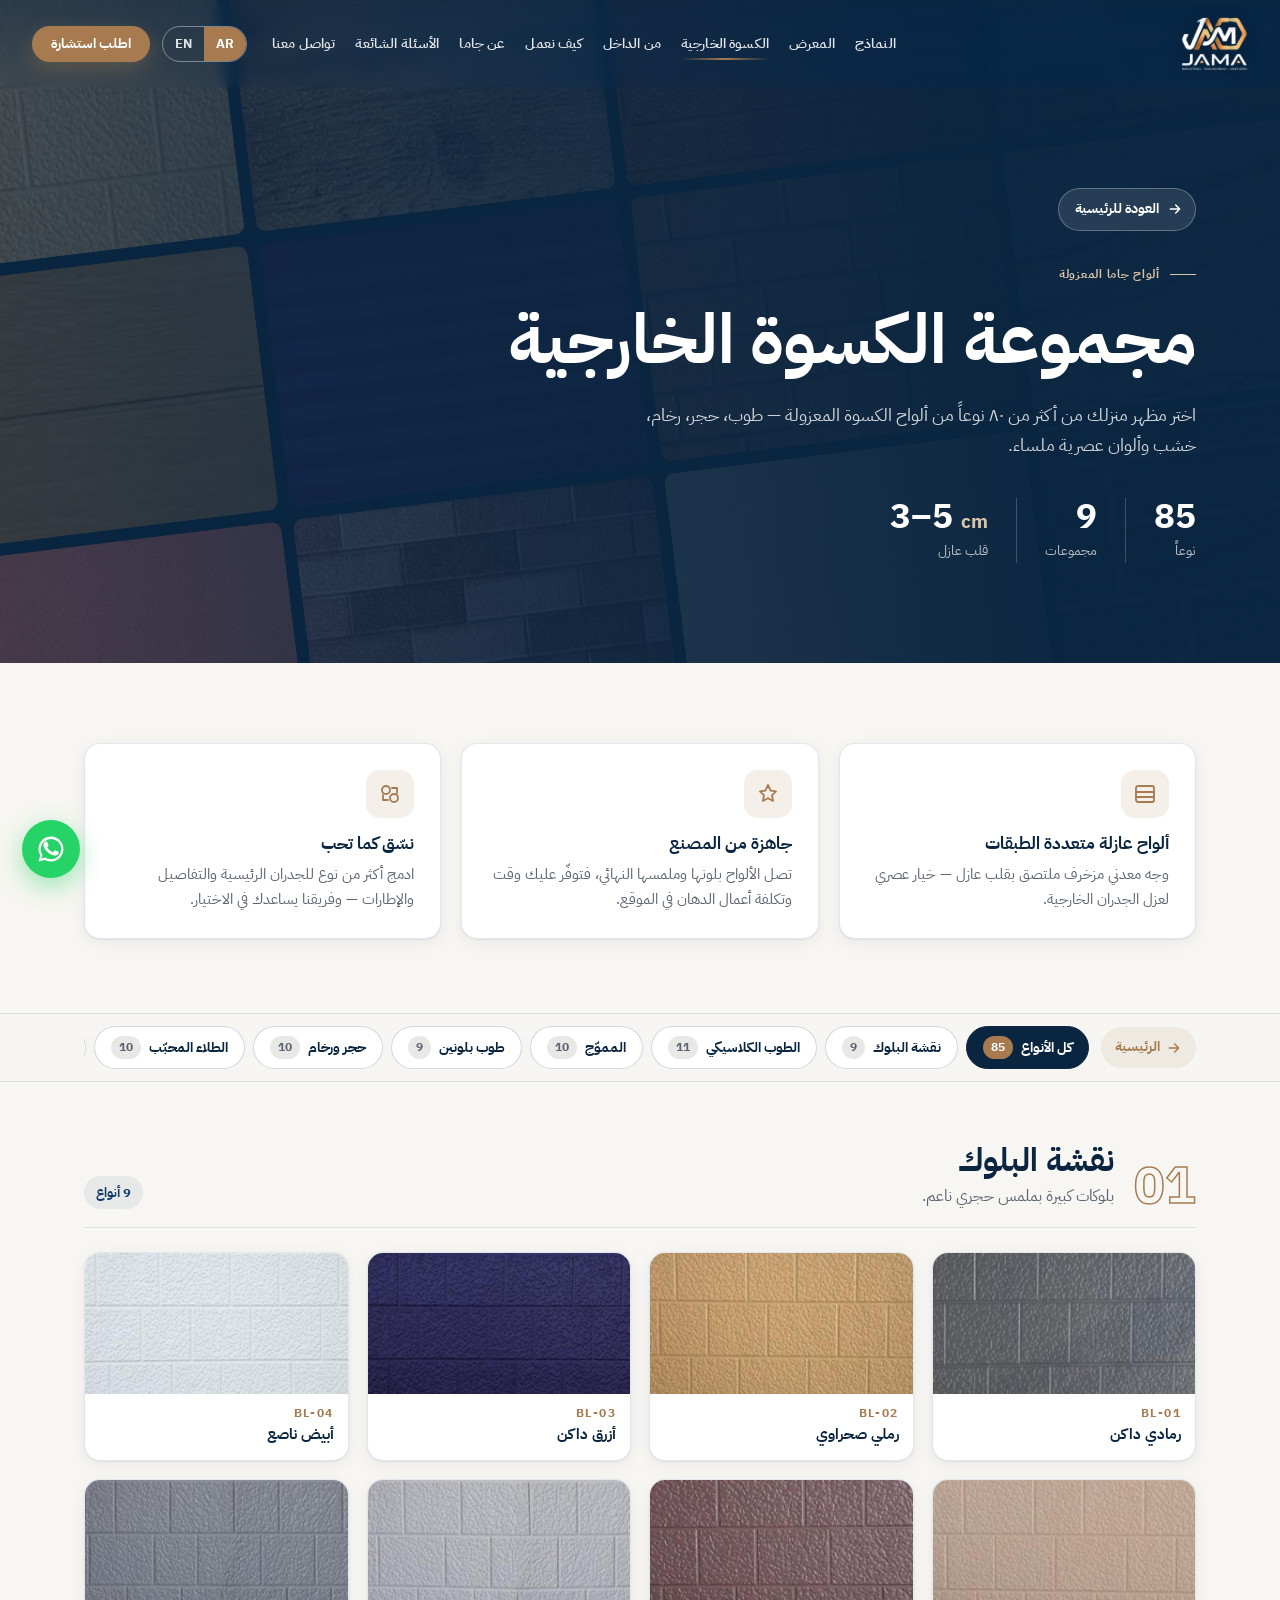
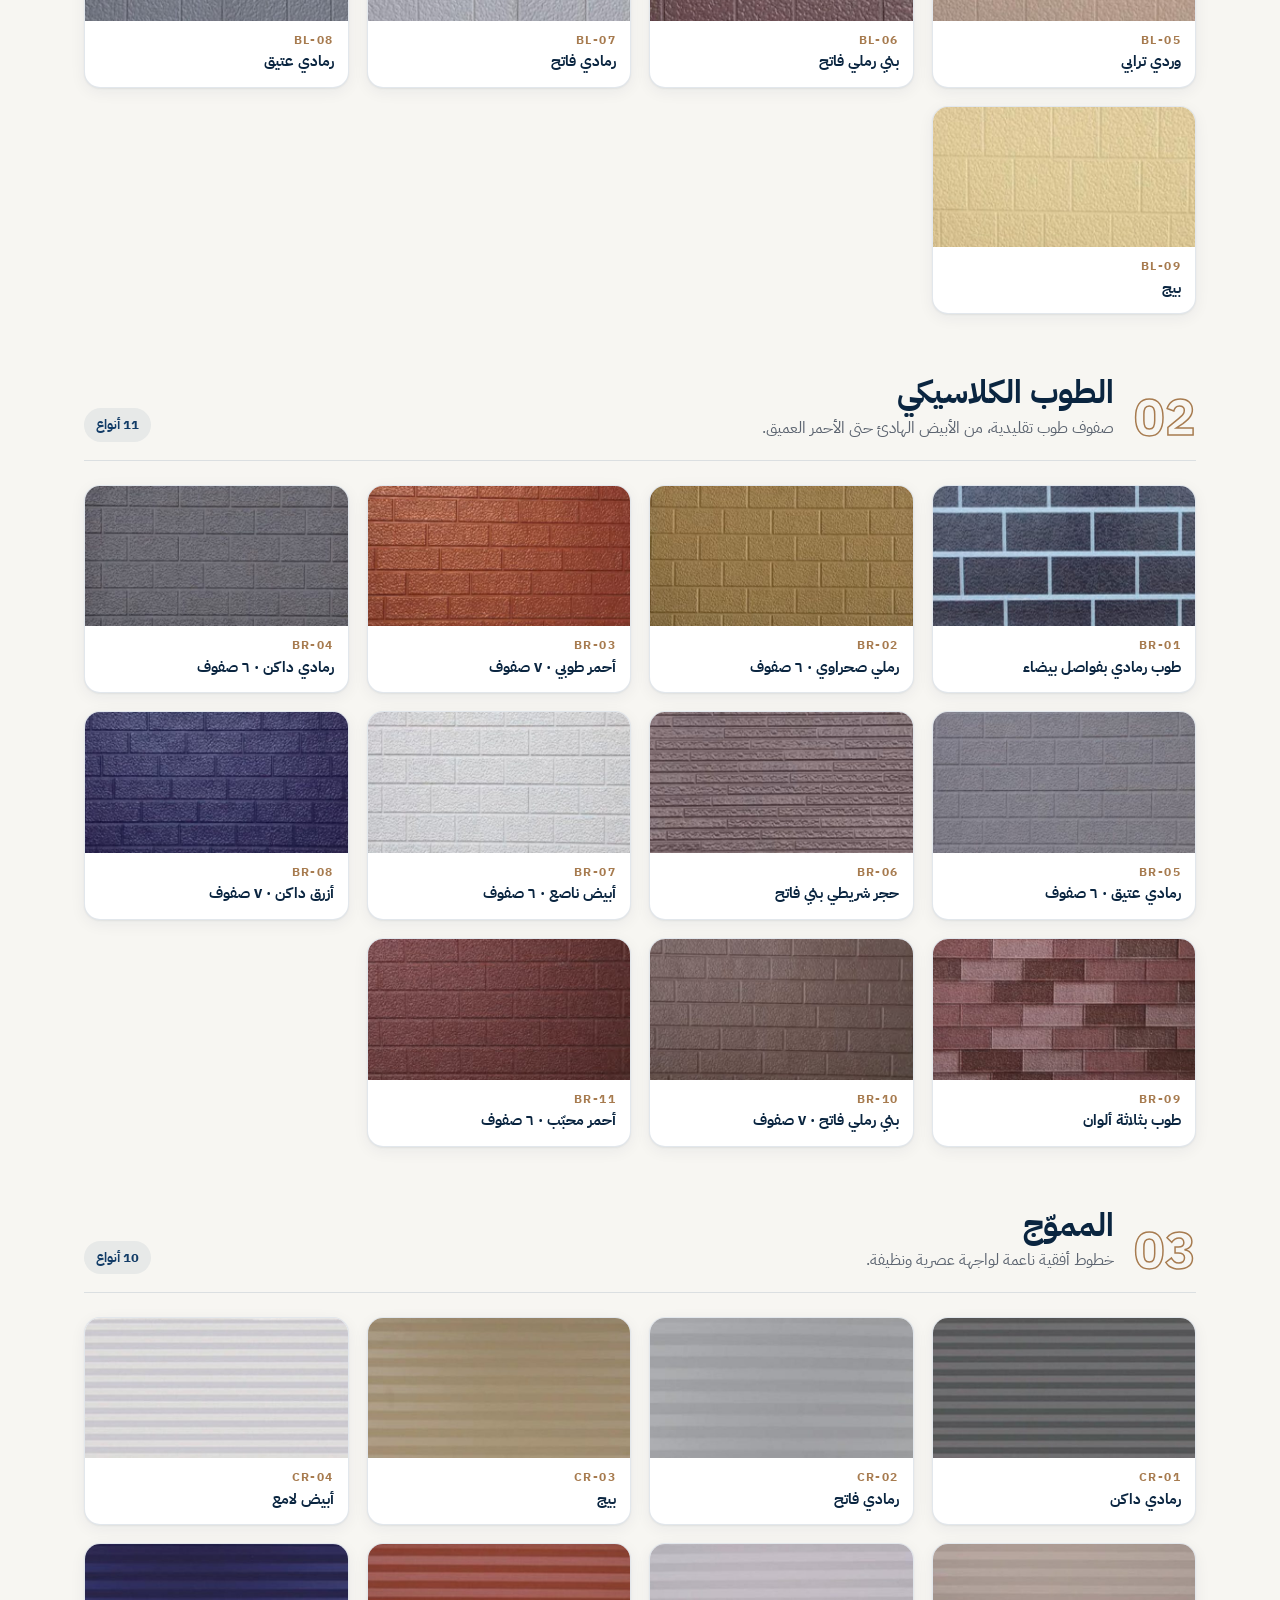
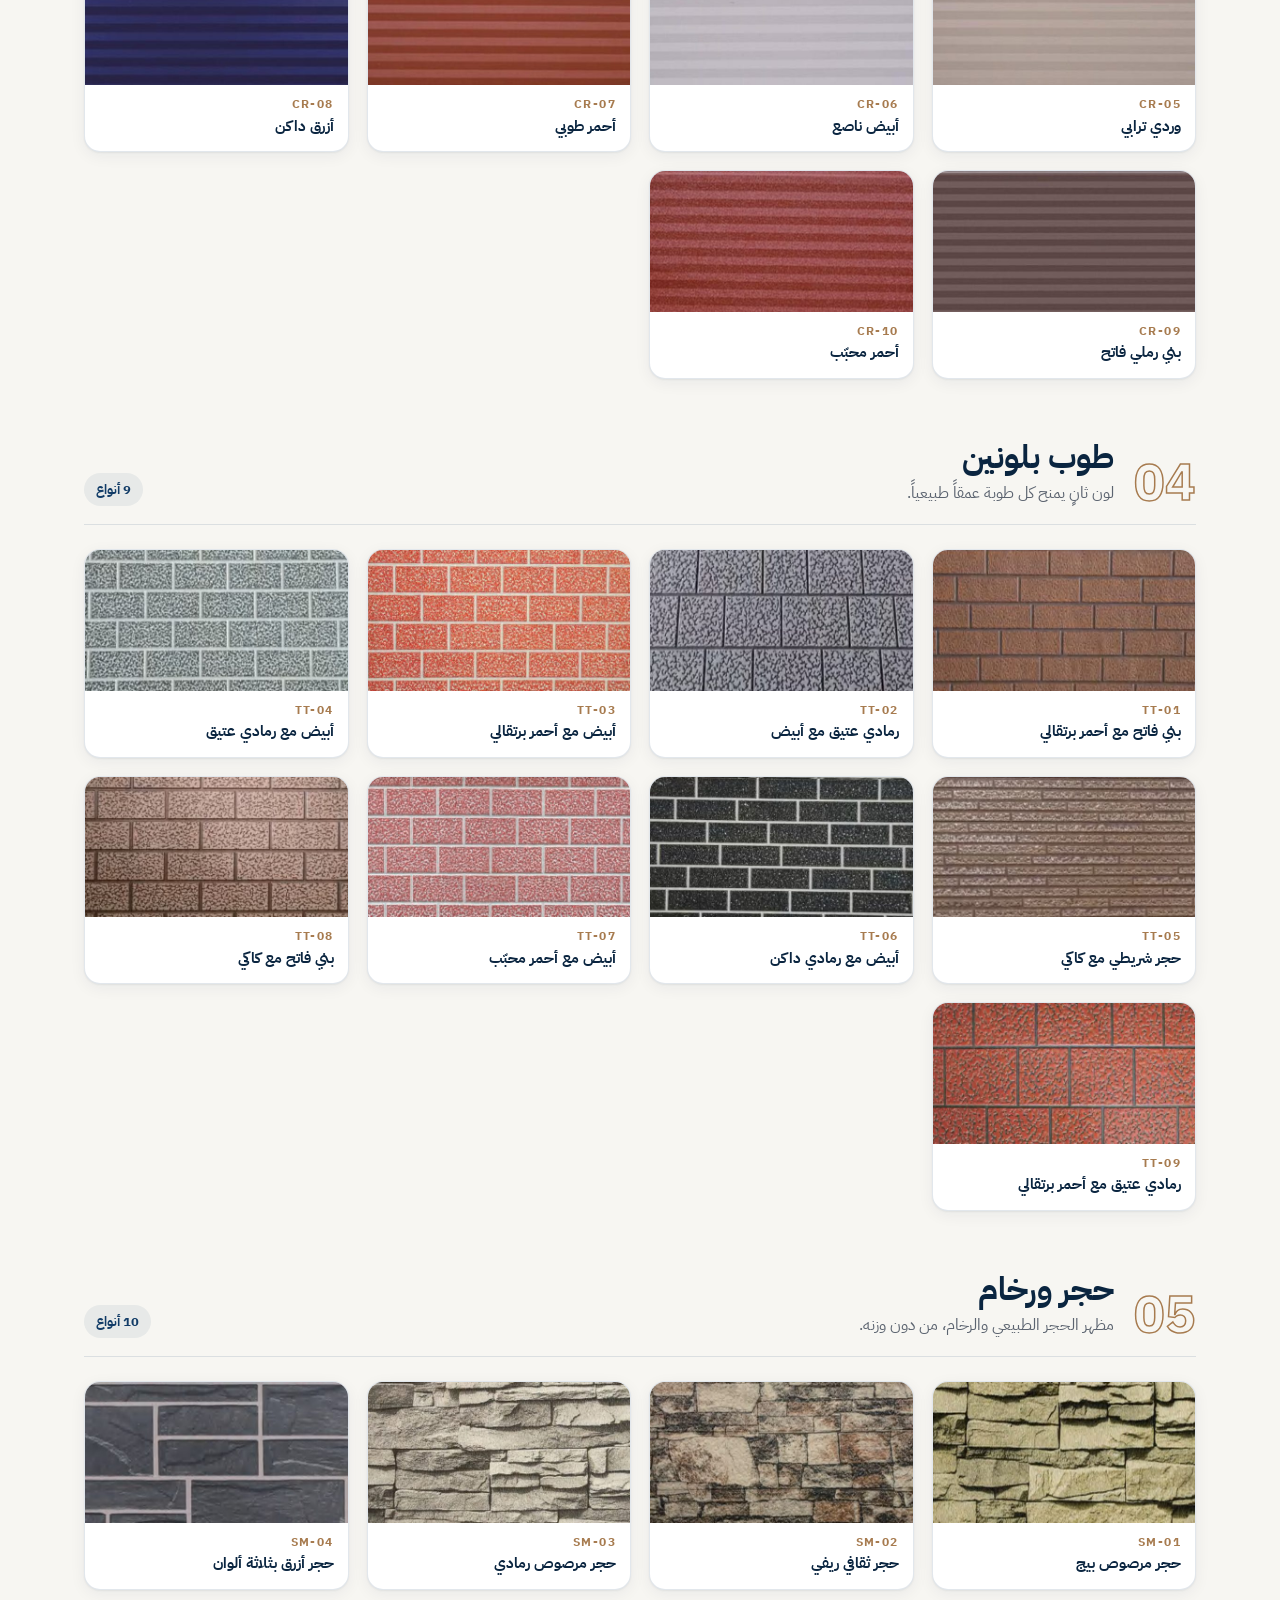
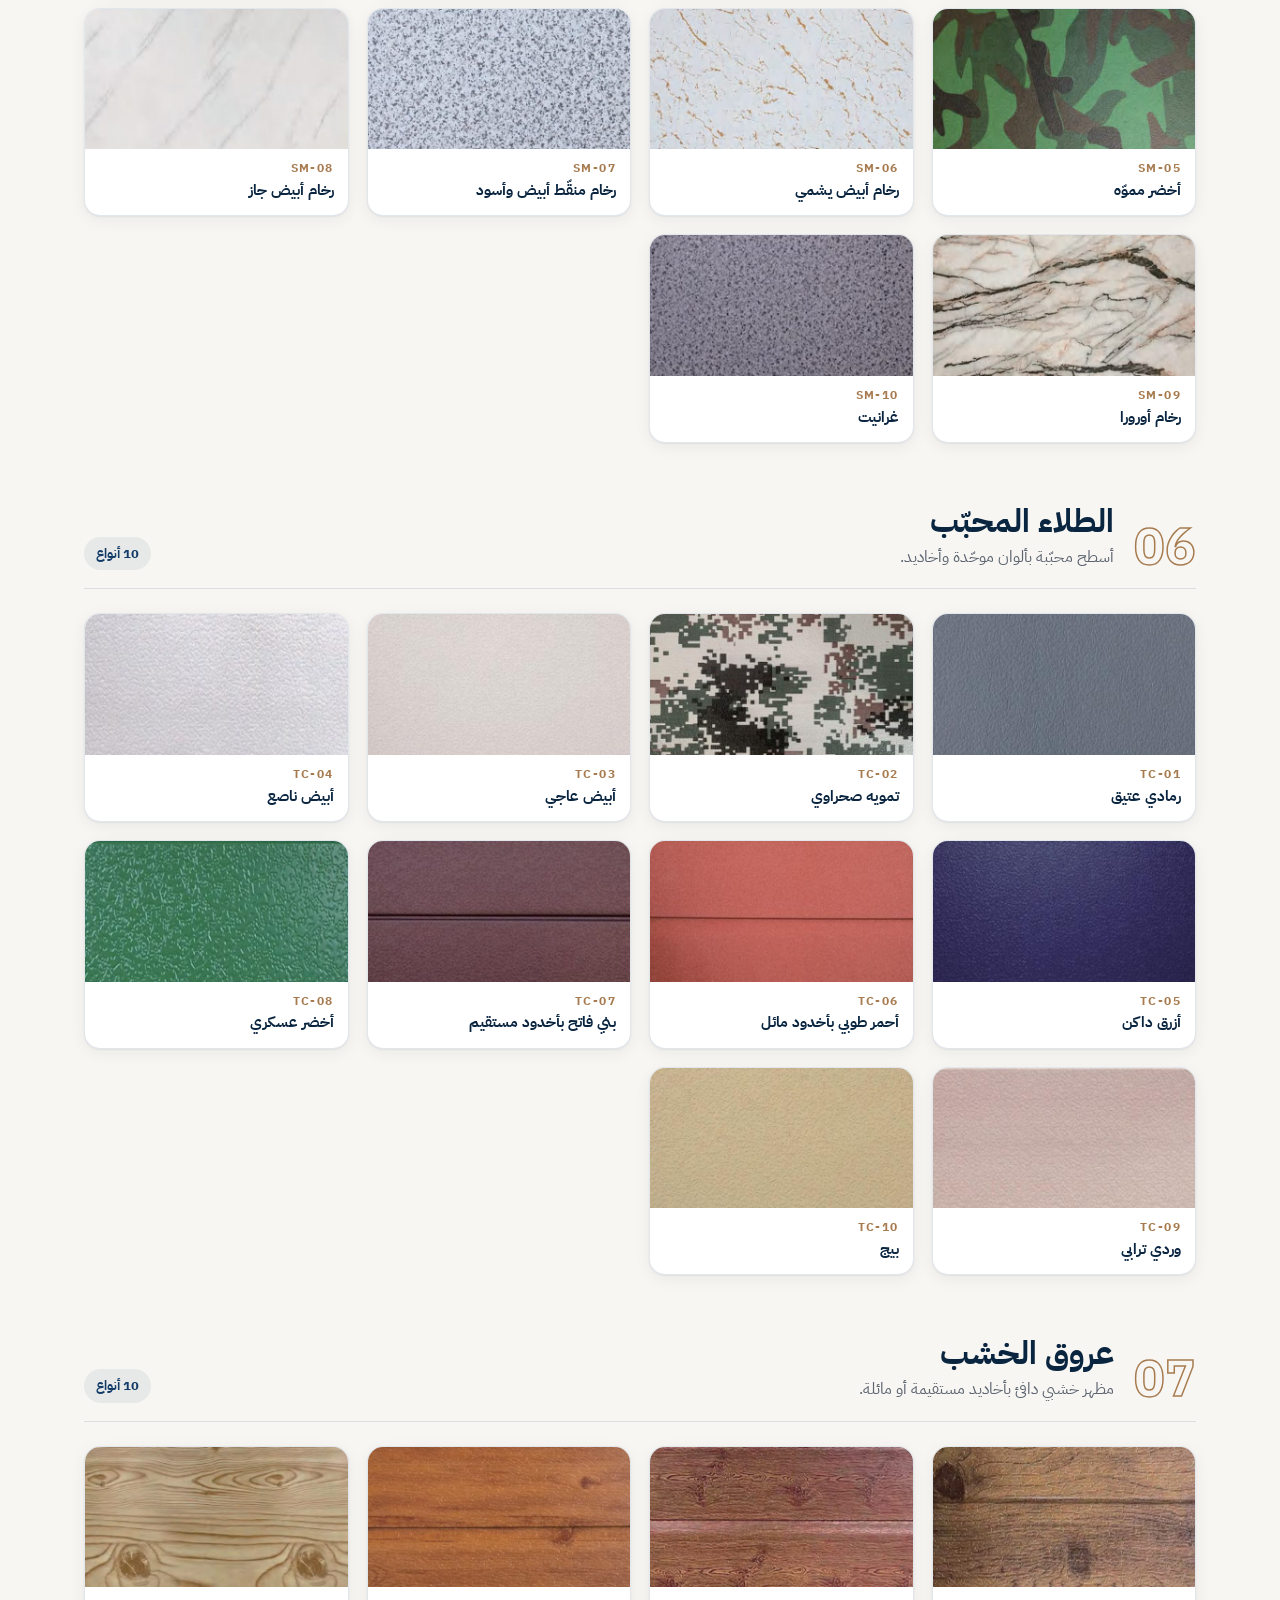
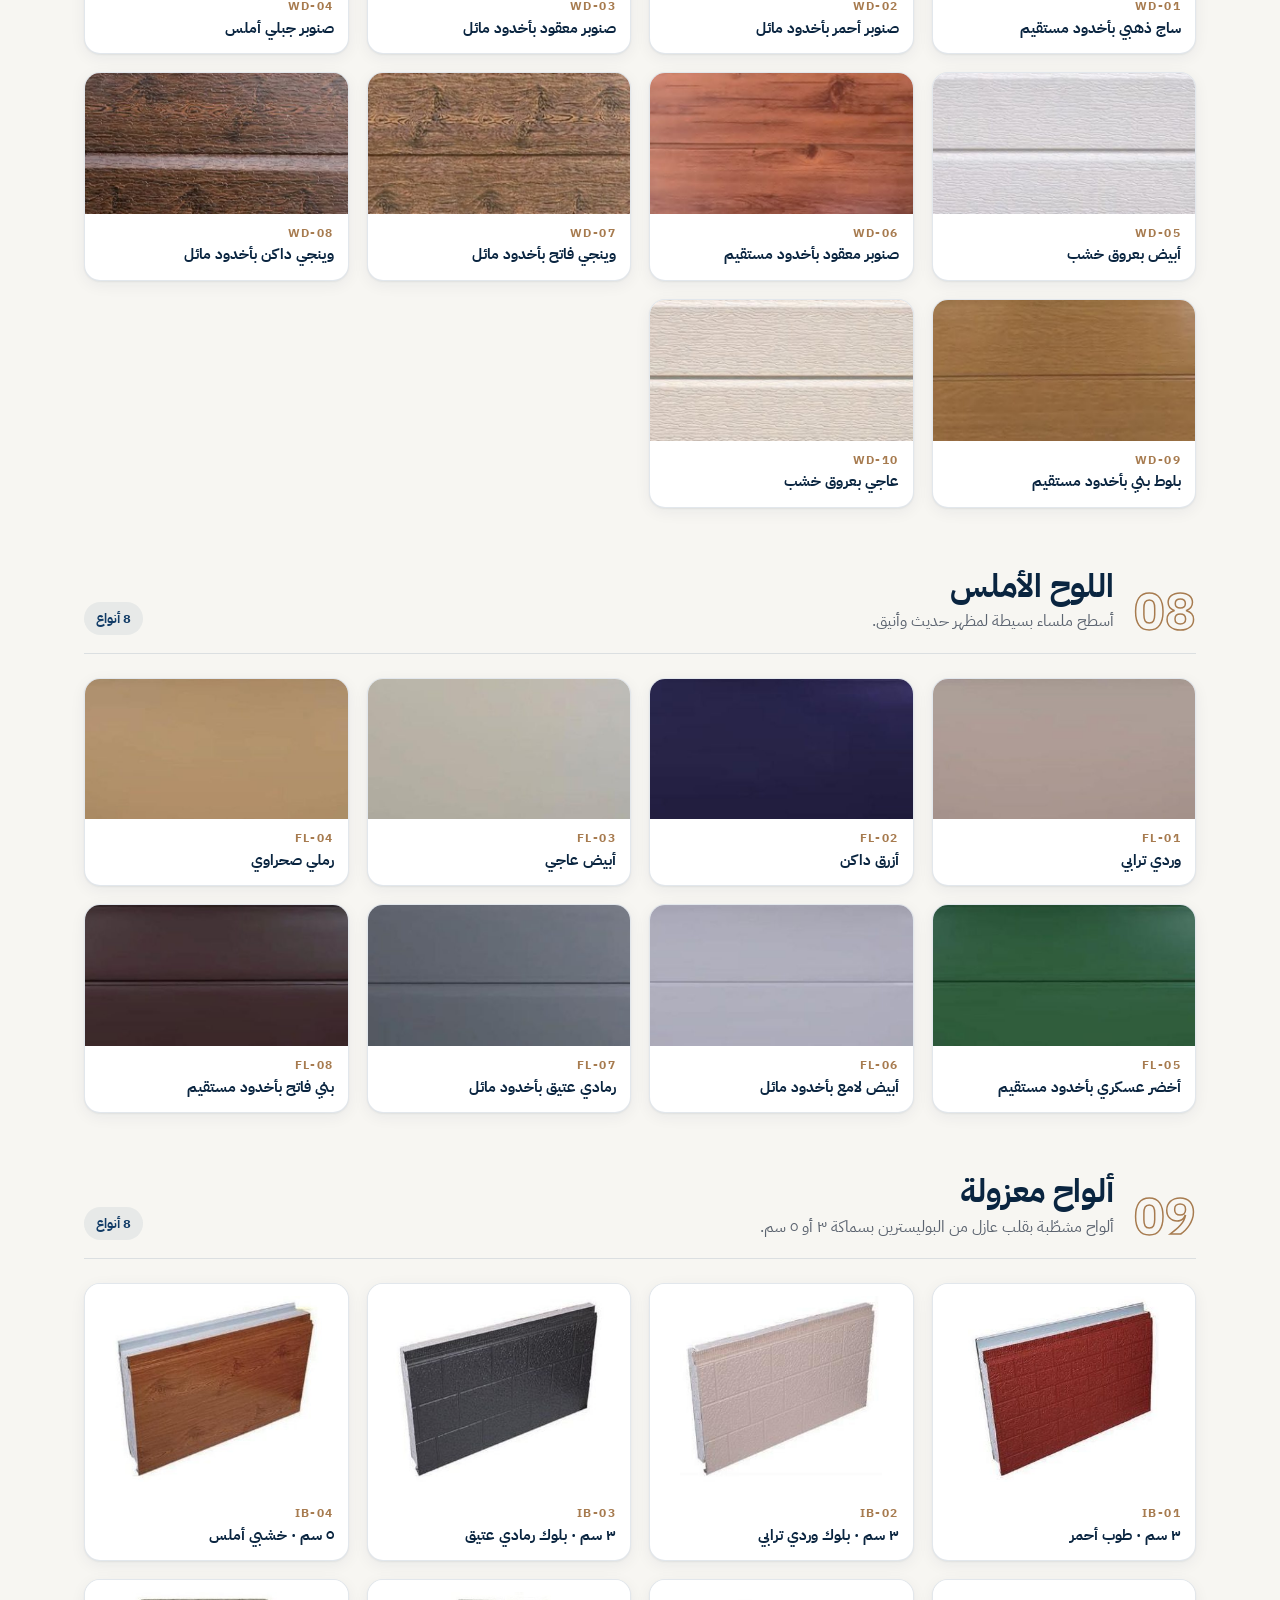
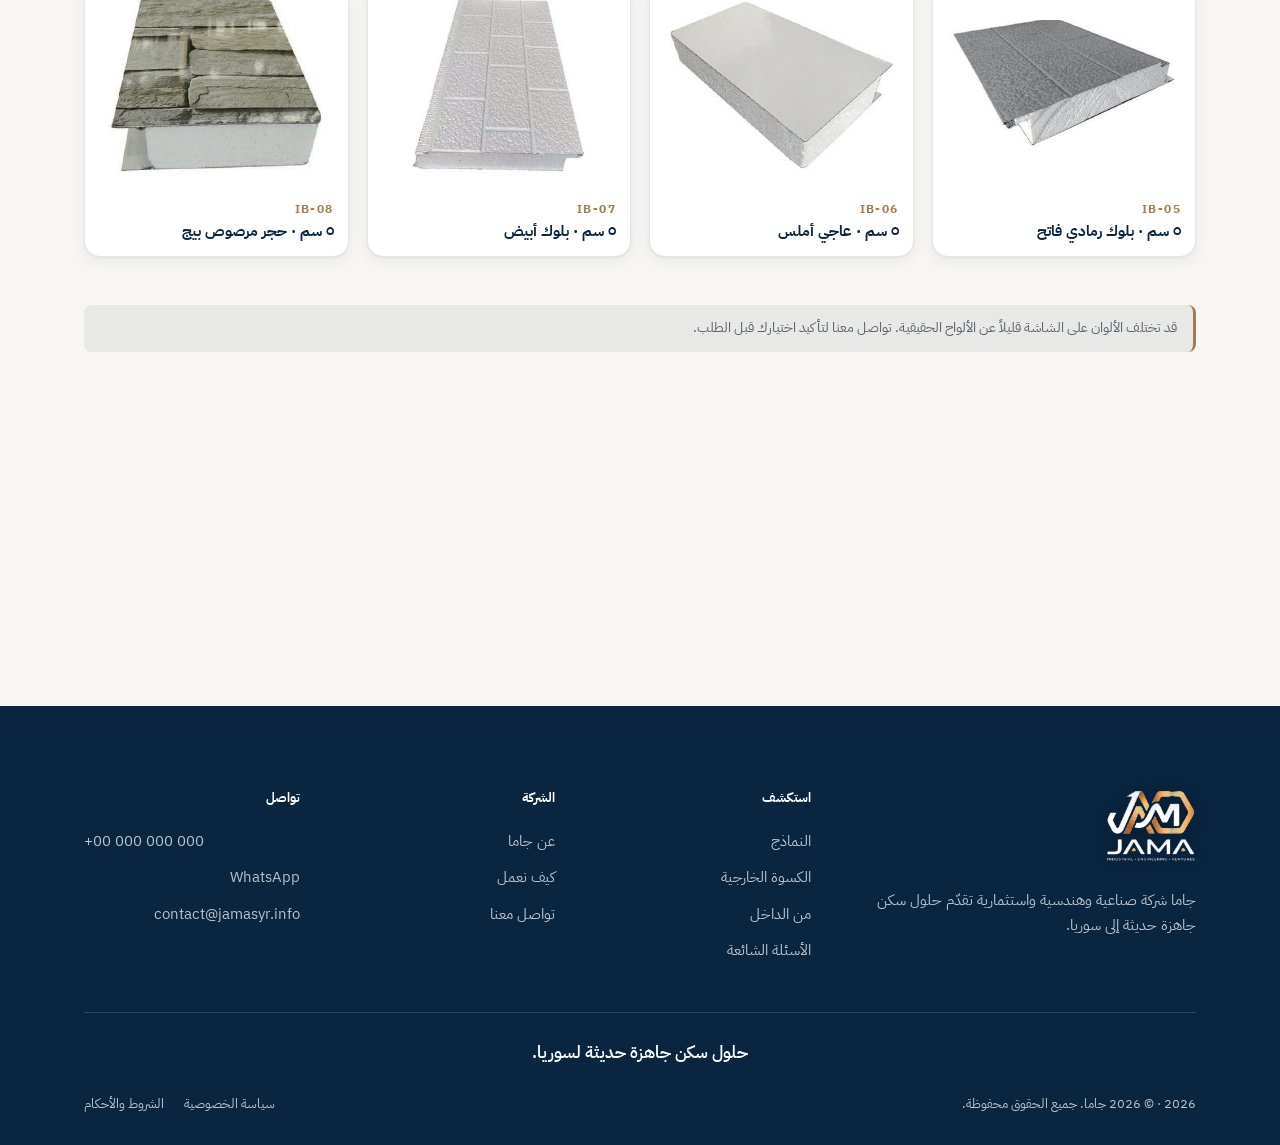
<file: finishes.html>
<!DOCTYPE html>
<html lang="en" dir="ltr" data-meta="fin.meta">
<head>
<meta charset="UTF-8" />
<meta name="viewport" content="width=device-width, initial-scale=1, minimum-scale=1, maximum-scale=1, user-scalable=no" />
<title data-i18n="fin.meta.title">Exterior Cladding Collection | JAMA</title>
<meta name="description" content="Explore more than 80 insulated façade finishes for JAMA prefabricated homes — brick, stone, marble, wood grain and modern flat colours." />
<meta name="theme-color" content="#0A2540" />
<meta name="robots" content="index, follow" />

<meta property="og:type" content="website" />
<meta property="og:site_name" content="JAMA" />
<meta property="og:title" content="Exterior Cladding Collection | JAMA" />
<meta property="og:description" content="More than 80 insulated façade finishes — brick, stone, marble, wood and modern flat colours." />
<meta property="og:image" content="assets/img/finishes/p12-02.jpg" />

<link rel="preconnect" href="https://fonts.googleapis.com" />
<link rel="preconnect" href="https://fonts.gstatic.com" crossorigin />
<link href="https://fonts.googleapis.com/css2?family=Manrope:wght@400;500;600;700;800&family=IBM+Plex+Sans+Arabic:wght@400;500;600;700&display=swap" rel="stylesheet" />

<link rel="stylesheet" href="assets/css/styles.css" />
<link rel="icon" type="image/png" href="assets/img/favicon.png" />
</head>
<body class="page-finishes">

<!-- ============================ HEADER ============================ -->
<header class="site-header">
  <div class="container">
    <a class="brand" href="index.html" aria-label="JAMA home">
      <span class="logo-badge"><img class="logo-img logo-img--light" src="assets/img/logo-light.png" alt="JAMA — Industrial · Engineering · Ventures" /><img class="logo-img logo-img--dark" src="assets/img/logo-clean.png" alt="" aria-hidden="true" /></span>
    </a>

    <nav class="nav" aria-label="Primary">
      <span class="menu-logo" aria-hidden="true"><img src="assets/img/logo-clean.png" alt="JAMA" /></span>
      <a href="index.html" data-i18n="nav.home">Home</a>
      <a href="models.html" data-i18n="nav.models">Models</a>
      <a href="index.html#inspiration" data-i18n="nav.gallery">Gallery</a>
      <a href="finishes.html" class="current" aria-current="page" data-i18n="nav.finishes">Finishes</a>
      <a href="index.html#applications" data-i18n="nav.applications">Inside the Home</a>
      <a href="index.html#process" data-i18n="nav.process">How It Works</a>
      <a href="index.html#about" data-i18n="nav.about">About JAMA</a>
      <a href="index.html#faq" data-i18n="nav.faq">FAQ</a>
      <a href="index.html#contact" data-i18n="nav.contact">Contact</a>
      <a href="index.html#contact" class="btn btn--primary btn--sm btn--consult" data-i18n="nav.consult">Request a Consultation</a>
      <div class="menu-lang" role="group" aria-label="Language">
        <button type="button" data-lang="ar" aria-label="العربية">AR</button>
        <button type="button" data-lang="en" aria-label="English">EN</button>
      </div>
    </nav>

    <div class="header-actions">
      <div class="lang-switch" role="group" aria-label="Language">
        <button type="button" data-lang="ar" data-i18n-aria="ar.aria" aria-label="العربية">AR</button>
        <button type="button" data-lang="en" aria-label="English">EN</button>
      </div>
      <a href="index.html#contact" class="btn btn--primary btn--sm btn--consult" data-i18n="nav.consult">Request a Consultation</a>
      <button class="nav-toggle" aria-label="Menu" aria-expanded="false" aria-controls="primary-nav">
        <span></span><span></span><span></span>
      </button>
    </div>
  </div>
  <div class="nav-backdrop" aria-hidden="true"></div>
</header>

<main>
<!-- ============================ PAGE HERO ============================ -->
<section class="fin-hero">
  <!-- decorative wall of real finishes behind the title -->
  <div class="fin-hero__wall" aria-hidden="true">
    <img src="assets/img/finishes/p12-02.jpg" alt="" /><img src="assets/img/finishes/p9-03.jpg" alt="" /><img src="assets/img/finishes/p14-01.jpg" alt="" /><img src="assets/img/finishes/p8-02.jpg" alt="" />
    <img src="assets/img/finishes/p12-09.jpg" alt="" /><img src="assets/img/finishes/p11-01.jpg" alt="" /><img src="assets/img/finishes/p10-08.jpg" alt="" /><img src="assets/img/finishes/p14-09.jpg" alt="" />
    <img src="assets/img/finishes/p12-04.jpg" alt="" /><img src="assets/img/finishes/p15-03.jpg" alt="" /><img src="assets/img/finishes/p9-09.jpg" alt="" /><img src="assets/img/finishes/p13-06.jpg" alt="" />
  </div>
  <div class="fin-hero__overlay"></div>
  <div class="container fin-hero__inner reveal">
    <a href="index.html" class="fin-back"><svg viewBox="0 0 24 24" aria-hidden="true"><path d="M19 12H5M11 18l-6-6 6-6" /></svg><span data-i18n="fin.back">Back to Home</span></a>
    <span class="eyebrow" data-i18n="fin.eyebrow">JAMA Finishes Collection</span>
    <h1 data-i18n="fin.h1">Exterior Cladding Collection</h1>
    <p class="fin-hero__sub" data-i18n="fin.sub">Choose the look of your home from more than 80 insulated façade finishes — brick, stone, marble, wood and modern flat colours.</p>
    <div class="fin-stats">
      <div><b>85</b><span data-i18n="fin.stat1">Finishes</span></div>
      <div><b>9</b><span data-i18n="fin.stat2">Collections</span></div>
      <div><b dir="ltr">3–5 <small>cm</small></b><span data-i18n="fin.stat3">Insulation core</span></div>
    </div>
  </div>
</section>

<!-- ============================ ABOUT THE PANELS ============================ -->
<section class="fin-intro">
  <div class="container">
    <div class="fin-points">
      <div class="fin-point reveal">
        <span class="fin-point__icon"><svg viewBox="0 0 24 24"><rect x="3" y="4" width="18" height="16" rx="2"/><path d="M3 10h18M3 15h18"/></svg></span>
        <h3 data-i18n="fin.pt1.t">Multi-layer insulated panels</h3>
        <p data-i18n="fin.pt1.p">A decorative metal face bonded to an insulating core — a modern choice for exterior wall insulation.</p>
      </div>
      <div class="fin-point reveal d1">
        <span class="fin-point__icon"><svg viewBox="0 0 24 24"><path d="M12 3l2.6 5.6L20 9.3l-4 4 1 5.7-5-2.8-5 2.8 1-5.7-4-4 5.4-.7z"/></svg></span>
        <h3 data-i18n="fin.pt2.t">Finished on arrival</h3>
        <p data-i18n="fin.pt2.p">Panels arrive with their final colour and texture, saving the time and cost of painting on site.</p>
      </div>
      <div class="fin-point reveal d2">
        <span class="fin-point__icon"><svg viewBox="0 0 24 24"><circle cx="8" cy="8" r="4"/><circle cx="16" cy="16" r="4"/><path d="M14 6h5v5M10 18H5v-5"/></svg></span>
        <h3 data-i18n="fin.pt3.t">Mix &amp; match</h3>
        <p data-i18n="fin.pt3.p">Combine finishes for main walls, accents and trims — our team will help you choose.</p>
      </div>
    </div>
  </div>
</section>

<!-- ============================ CATALOGUE ============================ -->
<section class="fin-browse">
  <div class="fin-tabs-bar">
    <div class="container fin-tabs-row">
      <a href="index.html" class="fin-home-link" data-i18n-aria="fin.back" aria-label="Back to Home"><svg viewBox="0 0 24 24" aria-hidden="true"><path d="M19 12H5M11 18l-6-6 6-6" /></svg><span data-i18n="nav.home">Home</span></a>
      <div class="fin-tabs" id="fin-tabs" role="toolbar" aria-label="Collections"></div>
    </div>
  </div>
  <div class="container">
    <div id="fin-list"></div>
    <p class="note" data-i18n="fin.note">Colours on screen may differ slightly from the real panels. Contact us to confirm your choice before ordering.</p>
  </div>
</section>

<!-- ============================ CTA ============================ -->
<section class="fin-cta">
  <div class="container">
    <div class="fin-cta__box reveal">
      <div>
        <h2 data-i18n="fin.cta.t">Found the look you like?</h2>
        <p data-i18n="fin.cta.p">Send us the finish code and we will include it in your project quote.</p>
      </div>
      <div class="fin-cta__actions">
        <a href="index.html" class="btn btn--outline-light"><svg viewBox="0 0 24 24" aria-hidden="true"><path d="M19 12H5M11 18l-6-6 6-6" /></svg><span data-i18n="fin.back">Back to Home</span></a>
        <a href="index.html#contact" class="btn btn--primary" data-i18n="nav.consult">Request a Consultation</a>
      </div>
    </div>
  </div>
</section>
</main>

<!-- ============================ FOOTER ============================ -->
<footer class="site-footer">
  <div class="container">
    <div class="footer-top">
      <div class="footer-brand">
        <a class="brand" href="index.html" aria-label="JAMA">
          <span class="logo-badge"><img class="logo-img logo-img--light" src="assets/img/logo-light.png" alt="JAMA — Industrial · Engineering · Ventures" /><img class="logo-img logo-img--dark" src="assets/img/logo-clean.png" alt="" aria-hidden="true" /></span>
        </a>
        <p data-i18n="footer.desc">JAMA is an industrial, engineering and ventures company introducing modern prefabricated living solutions to Syria.</p>
      </div>
      <div class="footer-col">
        <h4 data-i18n="footer.explore">Explore</h4>
        <a href="models.html" data-i18n="nav.models">Models</a>
        <a href="finishes.html" data-i18n="nav.finishes">Finishes</a>
        <a href="index.html#applications" data-i18n="nav.applications">Inside the Home</a>
        <a href="index.html#faq" data-i18n="nav.faq">FAQ</a>
      </div>
      <div class="footer-col">
        <h4 data-i18n="footer.company">Company</h4>
        <a href="index.html#about" data-i18n="nav.about">About JAMA</a>
        <a href="index.html#process" data-i18n="nav.process">How It Works</a>
        <a href="index.html#contact" data-i18n="nav.contact">Contact</a>
      </div>
      <div class="footer-col">
        <h4 data-i18n="footer.contact">Contact</h4>
        <a href="tel:+000000000000" dir="ltr">+00 000 000 000</a>
        <a href="https://wa.me/000000000000" target="_blank" rel="noopener">WhatsApp</a>
        <a href="mailto:contact@jamasyr.info">contact@jamasyr.info</a>
      </div>
    </div>
    <p class="footer-statement" data-i18n="footer.statement">Modern prefabricated living solutions for Syria.</p>
    <div class="footer-bottom">
      <span><span id="year">2026</span> · <span data-i18n="footer.rights">© JAMA. All rights reserved.</span></span>
      <div class="links">
        <a href="#" data-i18n="footer.privacy">Privacy Policy</a>
        <a href="#" data-i18n="footer.terms">Terms and Conditions</a>
      </div>
    </div>
  </div>
</footer>

<!-- Floating WhatsApp -->
<a class="wa-float" href="https://wa.me/000000000000" target="_blank" rel="noopener" data-i18n-aria="wa.aria" aria-label="Contact on WhatsApp">
  <svg viewBox="0 0 24 24" fill="currentColor"><path d="M12 2a10 10 0 00-8.6 15.1L2 22l5-1.3A10 10 0 1012 2zm0 18.2c-1.5 0-3-.4-4.3-1.16l-.3-.18-3.1.8.83-3-.2-.32A8.2 8.2 0 1120.2 12 8.2 8.2 0 0112 20.2zm5.5-6.16c-.3-.15-1.77-.87-2.04-.97-.27-.1-.47-.15-.67.15-.2.3-.77.97-.94 1.17-.17.2-.35.22-.65.07-.3-.15-1.27-.47-2.42-1.5-.9-.8-1.5-1.78-1.67-2.08-.17-.3-.02-.46.13-.61.14-.13.3-.35.45-.52.15-.17.2-.3.3-.5.1-.2.05-.37-.02-.52-.08-.15-.67-1.6-.92-2.2-.24-.58-.49-.5-.67-.5h-.57c-.2 0-.52.07-.8.37-.27.3-1.04 1.02-1.04 2.47s1.07 2.87 1.22 3.07c.15.2 2.1 3.2 5.08 4.49.71.3 1.26.49 1.7.63.71.22 1.36.19 1.87.12.57-.09 1.77-.72 2.02-1.42.25-.7.25-1.3.17-1.42-.07-.12-.27-.2-.57-.35z"/></svg>
</a>

<!-- Finish viewer -->
<div class="fin-viewer" id="fin-viewer" role="dialog" aria-modal="true" aria-label="Finish preview">
  <div class="fin-viewer__backdrop"></div>
  <div class="fin-viewer__panel">
    <button type="button" class="fin-viewer__close" data-i18n-aria="fin.close" aria-label="Close">✕</button>
    <div class="fin-viewer__img"><img alt="" /></div>
    <div class="fin-viewer__body">
      <span class="fin-viewer__series"></span>
      <h3 class="fin-viewer__name"></h3>
      <span class="fin-viewer__alt"></span>
      <div class="fin-viewer__row">
        <span class="fin-viewer__code" dir="ltr"></span>
        <div class="fin-viewer__nav">
          <button type="button" class="fin-viewer__prev" data-i18n-aria="fin.prev" aria-label="Previous finish"><svg viewBox="0 0 24 24"><path d="M15 5l-7 7 7 7"/></svg></button>
          <button type="button" class="fin-viewer__next" data-i18n-aria="fin.next" aria-label="Next finish"><svg viewBox="0 0 24 24"><path d="M9 5l7 7-7 7"/></svg></button>
        </div>
      </div>
      <a class="btn btn--primary btn--block fin-viewer__cta" href="index.html#contact" data-i18n="fin.request">Request this finish</a>
    </div>
  </div>
</div>

<script src="assets/js/i18n.js"></script>
<script src="assets/js/main.js"></script>
<script src="assets/js/finishes.js"></script>
</body>
</html>
</file>
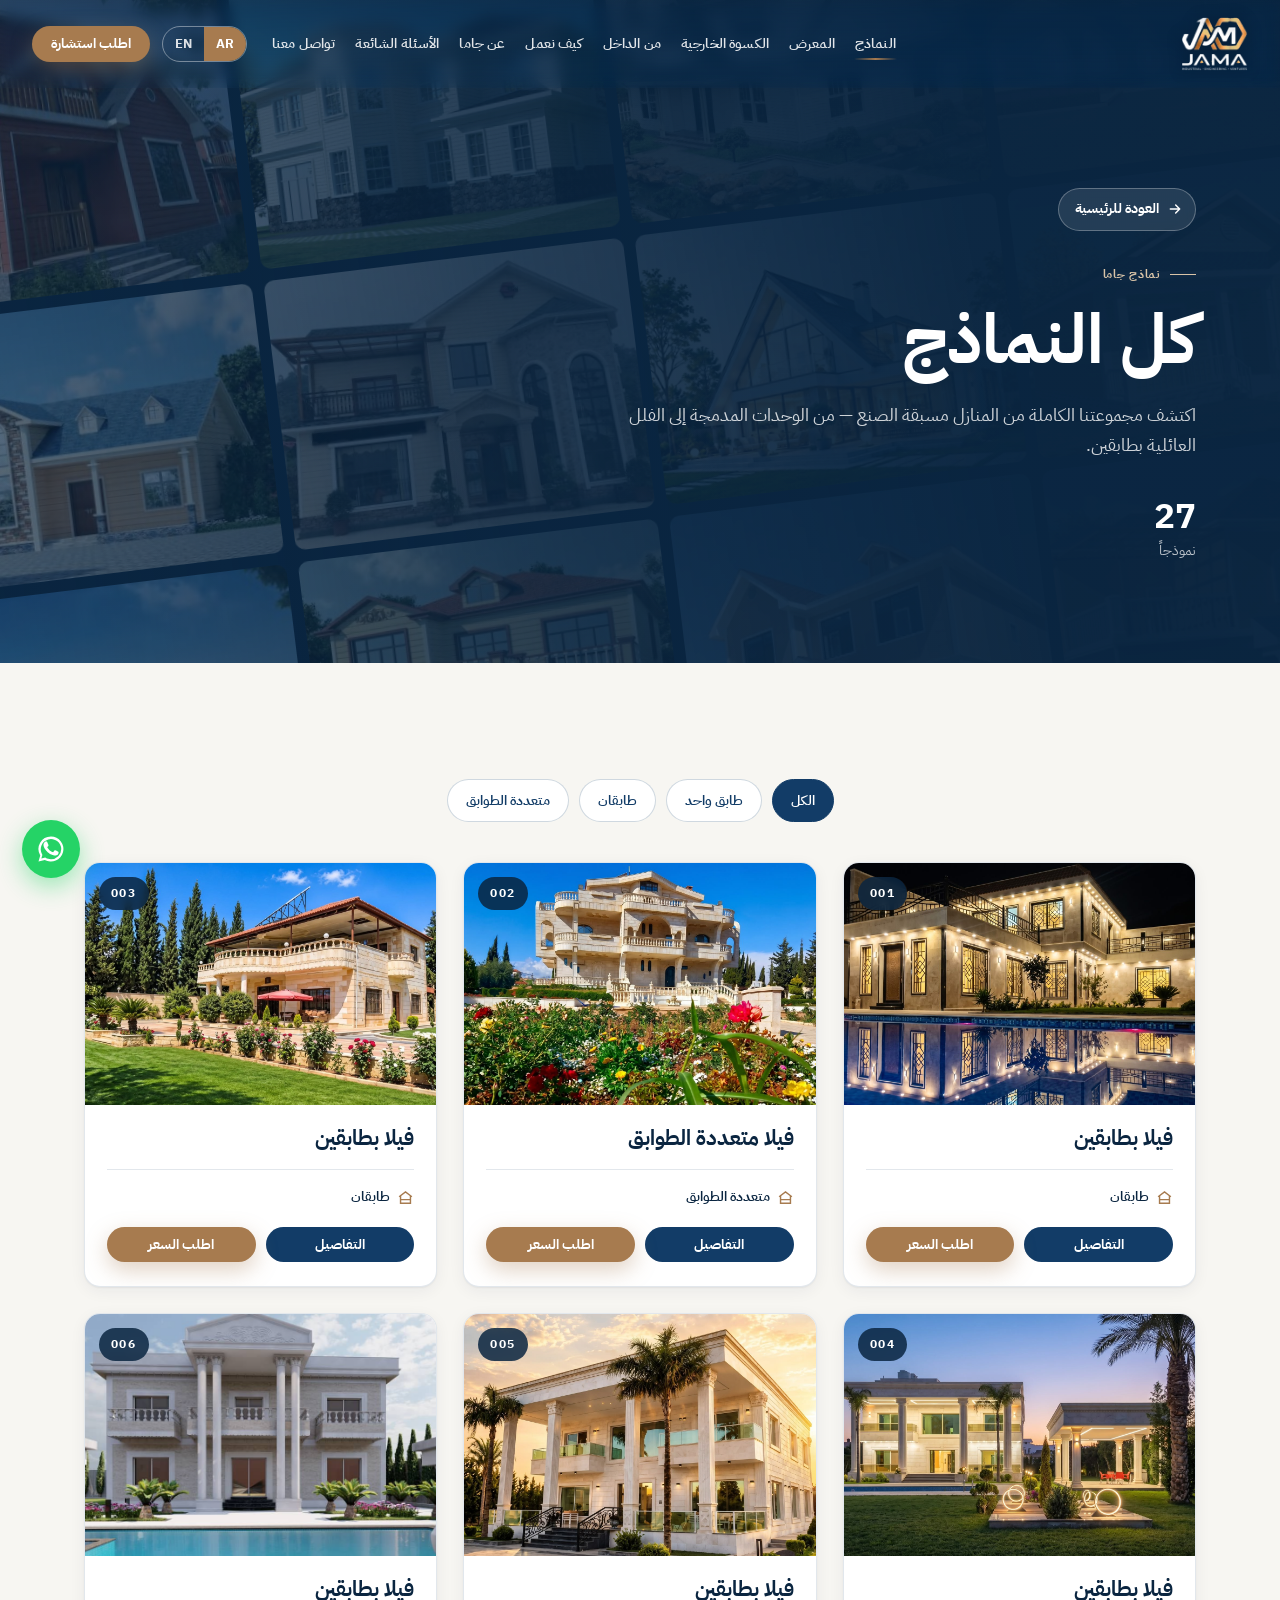
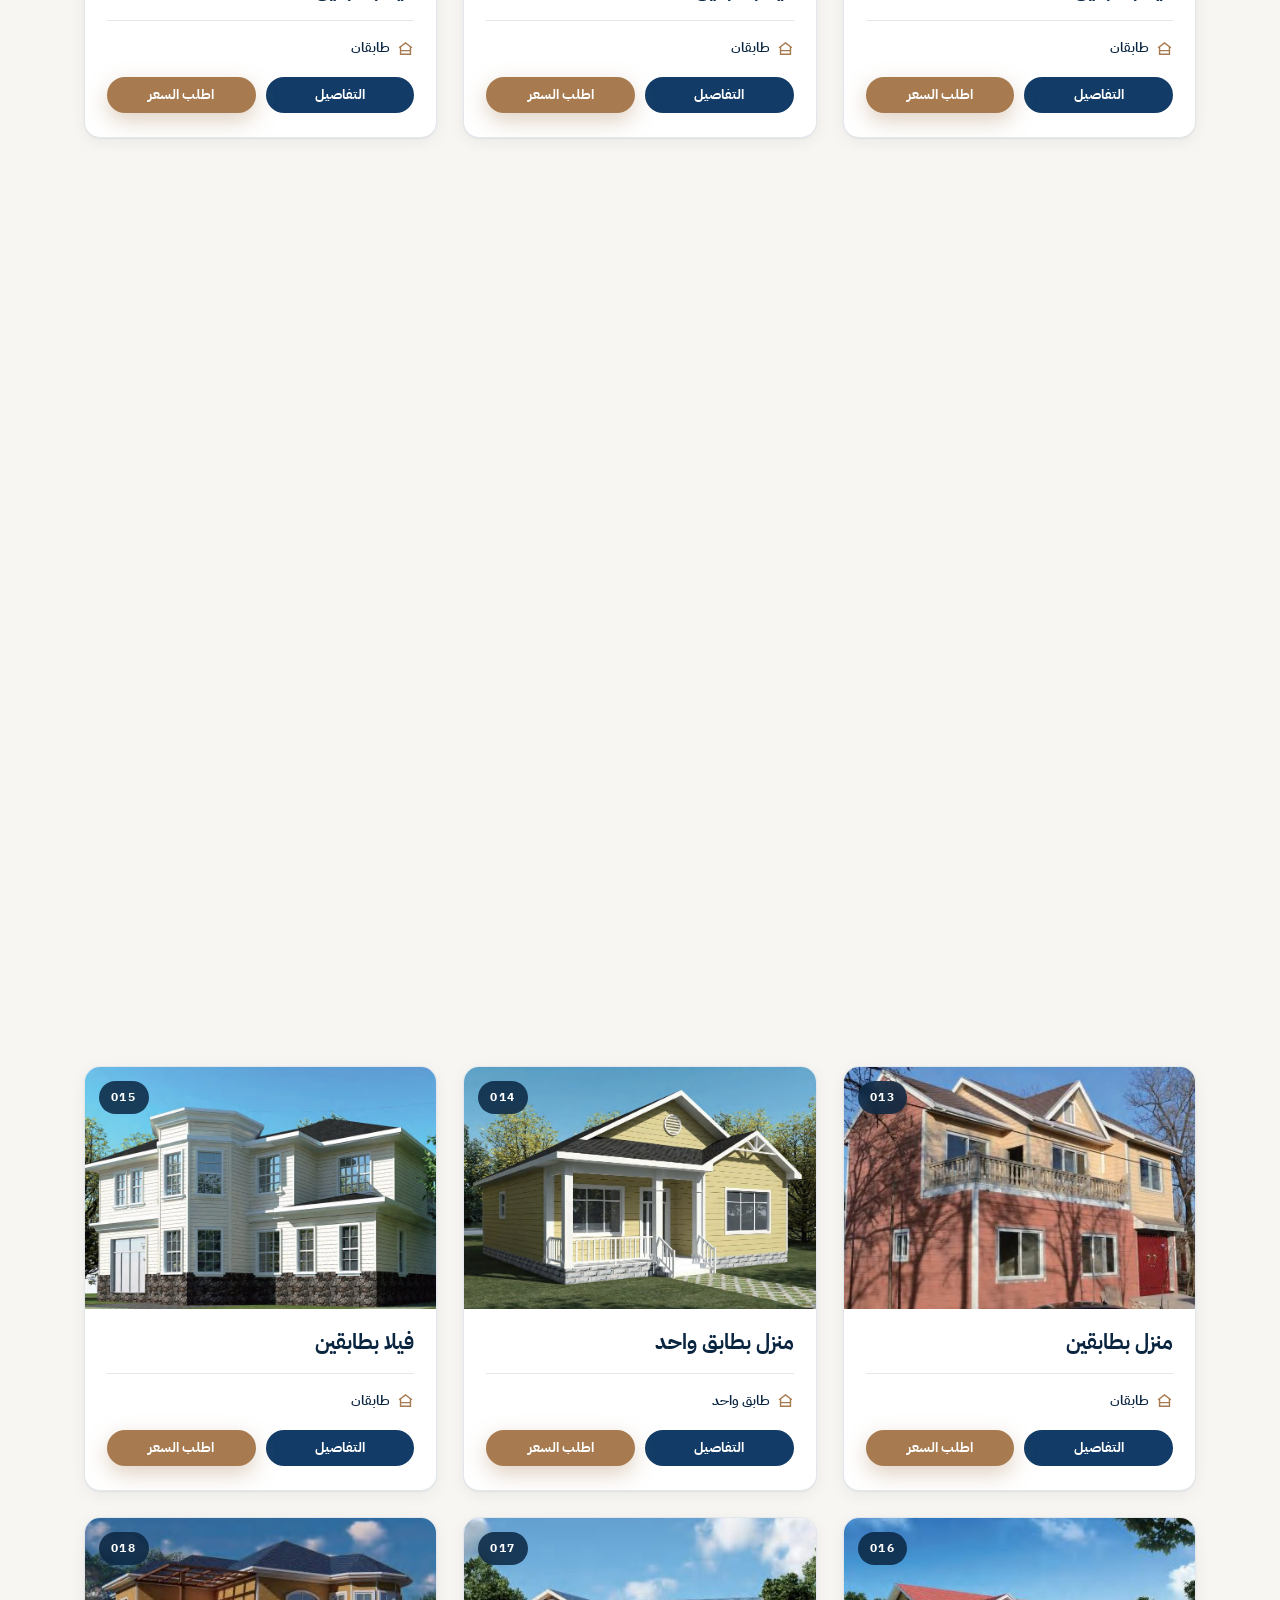
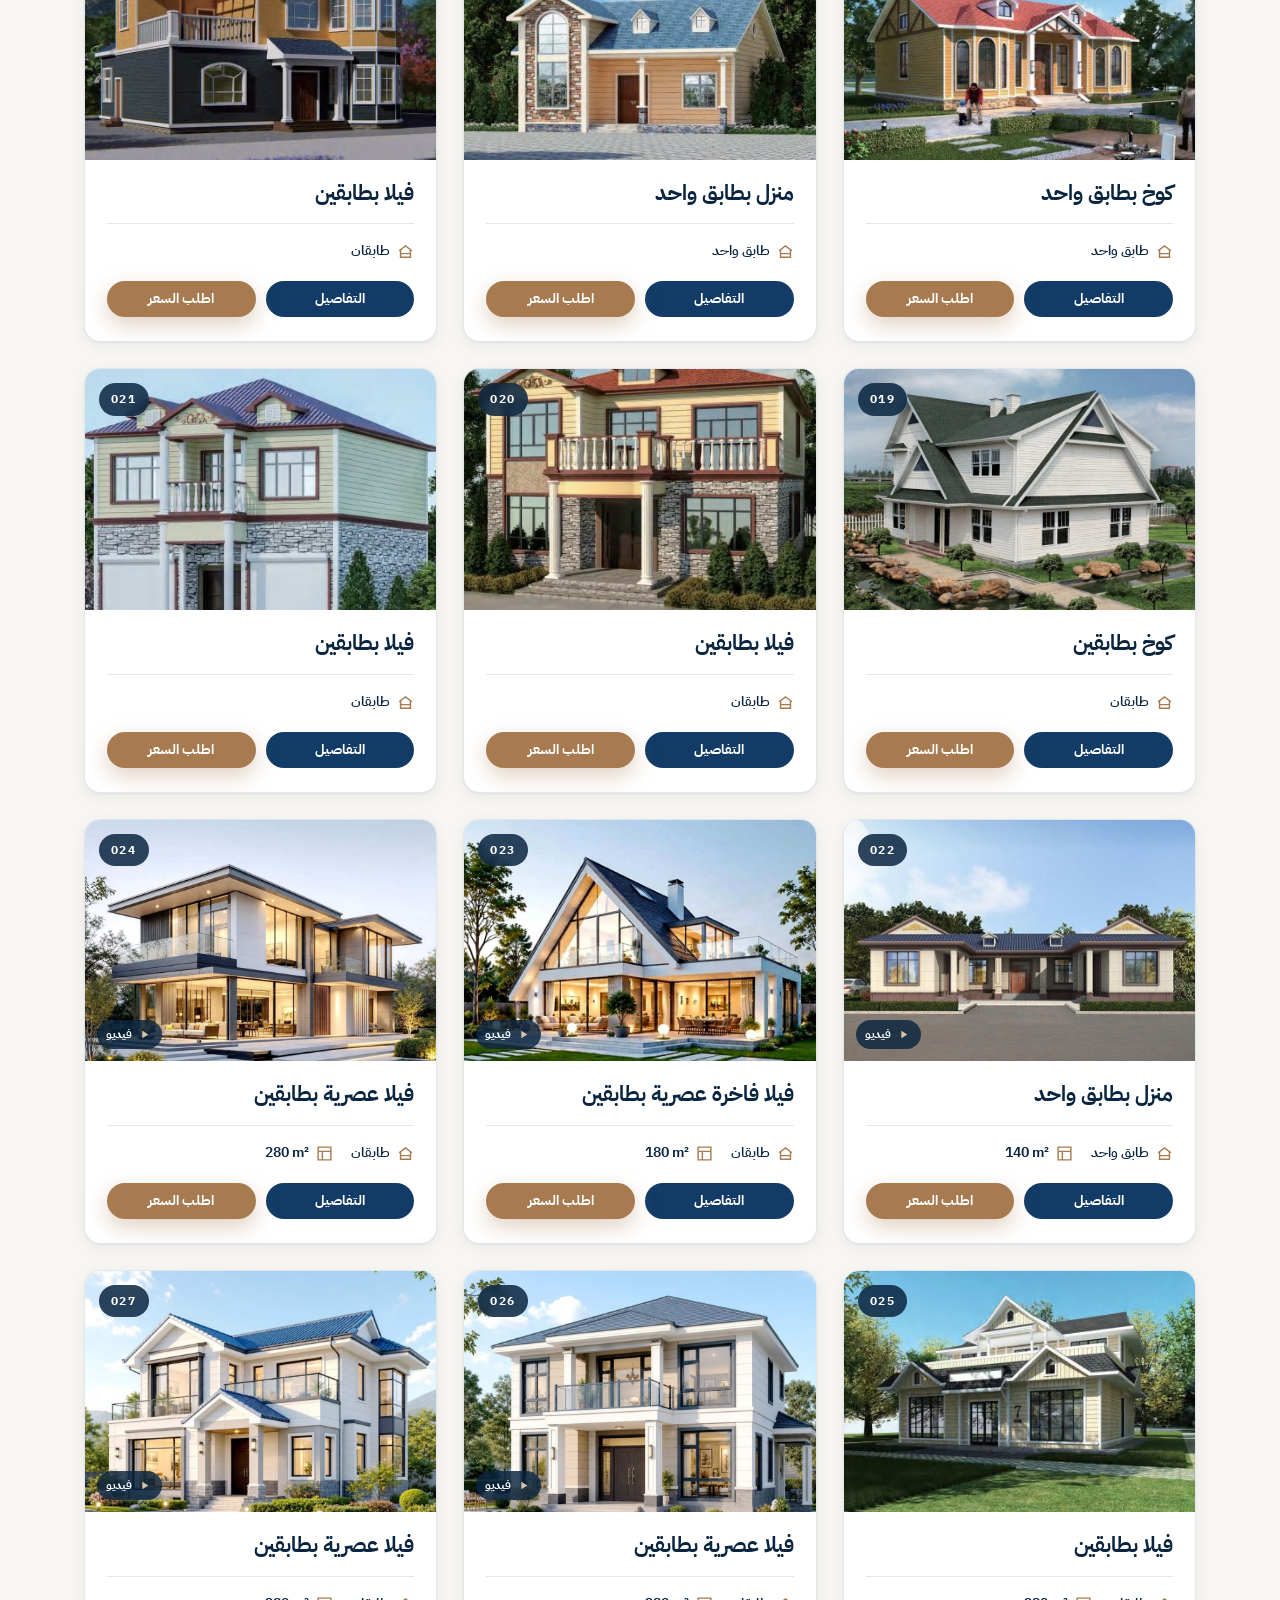
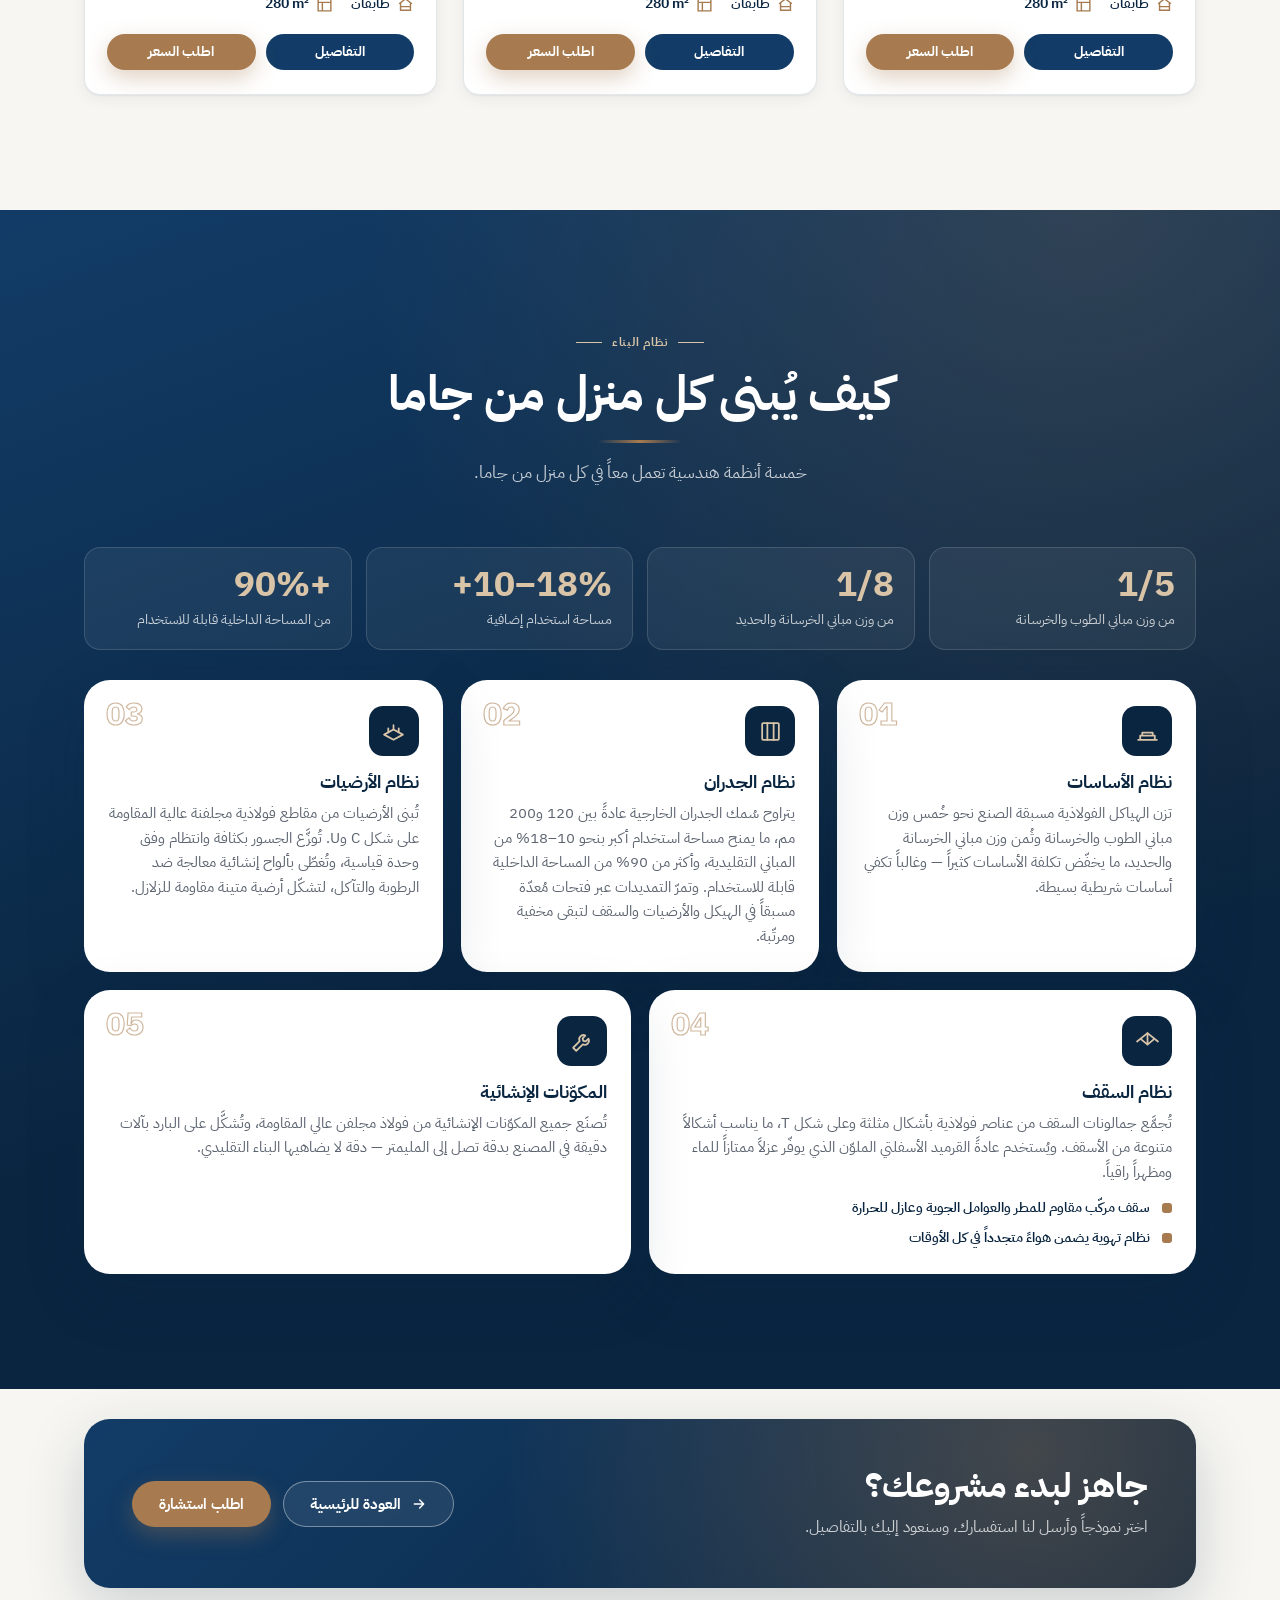
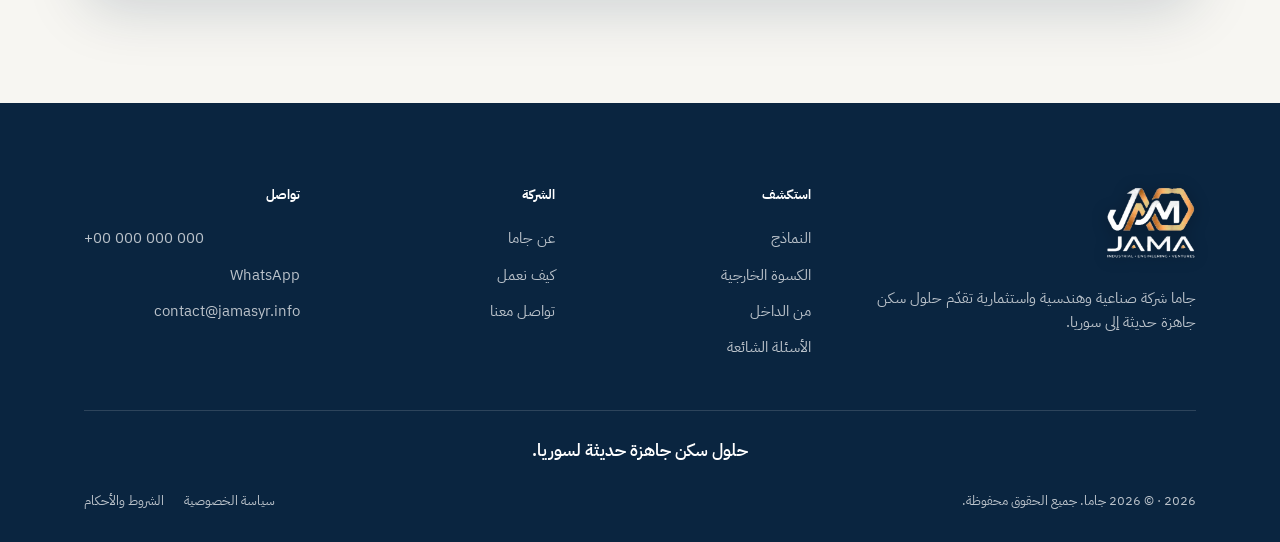
<file: models.html>
<!DOCTYPE html>
<html lang="en" dir="ltr" data-meta="mdl.meta">
<head>
<meta charset="UTF-8" />
<meta name="viewport" content="width=device-width, initial-scale=1, minimum-scale=1, maximum-scale=1, user-scalable=no" />
<title data-i18n="mdl.meta.title">All Models | JAMA</title>
<meta name="description" content="Explore every JAMA prefabricated home model — from compact units to two-storey family villas." />
<meta name="theme-color" content="#0A2540" />
<meta name="robots" content="index, follow" />

<meta property="og:type" content="website" />
<meta property="og:site_name" content="JAMA" />
<meta property="og:title" content="All Models | JAMA" />
<meta property="og:description" content="Every JAMA prefabricated home model, from compact units to family villas." />
<meta property="og:image" content="assets/img/models/m02.jpg" />

<link rel="preconnect" href="https://fonts.googleapis.com" />
<link rel="preconnect" href="https://fonts.gstatic.com" crossorigin />
<link href="https://fonts.googleapis.com/css2?family=Manrope:wght@400;500;600;700;800&family=IBM+Plex+Sans+Arabic:wght@400;500;600;700&display=swap" rel="stylesheet" />

<link rel="stylesheet" href="assets/css/styles.css" />
<link rel="icon" type="image/png" href="assets/img/favicon.png" />
</head>
<body class="page-models">

<!-- ============================ HEADER ============================ -->
<header class="site-header">
  <div class="container">
    <a class="brand" href="index.html" aria-label="JAMA home">
      <span class="logo-badge"><img class="logo-img logo-img--light" src="assets/img/logo-light.png" alt="JAMA — Industrial · Engineering · Ventures" /><img class="logo-img logo-img--dark" src="assets/img/logo-clean.png" alt="" aria-hidden="true" /></span>
    </a>

    <nav class="nav" aria-label="Primary">
      <span class="menu-logo" aria-hidden="true"><img src="assets/img/logo-clean.png" alt="JAMA" /></span>
      <a href="index.html" data-i18n="nav.home">Home</a>
      <a href="models.html" class="current" aria-current="page" data-i18n="nav.models">Models</a>
      <a href="index.html#inspiration" data-i18n="nav.gallery">Gallery</a>
      <a href="finishes.html" data-i18n="nav.finishes">Finishes</a>
      <a href="index.html#applications" data-i18n="nav.applications">Inside the Home</a>
      <a href="index.html#process" data-i18n="nav.process">How It Works</a>
      <a href="index.html#about" data-i18n="nav.about">About JAMA</a>
      <a href="index.html#faq" data-i18n="nav.faq">FAQ</a>
      <a href="index.html#contact" data-i18n="nav.contact">Contact</a>
      <a href="index.html#contact" class="btn btn--primary btn--sm btn--consult" data-i18n="nav.consult">Request a Consultation</a>
      <div class="menu-lang" role="group" aria-label="Language">
        <button type="button" data-lang="ar" aria-label="العربية">AR</button>
        <button type="button" data-lang="en" aria-label="English">EN</button>
      </div>
    </nav>

    <div class="header-actions">
      <div class="lang-switch" role="group" aria-label="Language">
        <button type="button" data-lang="ar" data-i18n-aria="ar.aria" aria-label="العربية">AR</button>
        <button type="button" data-lang="en" aria-label="English">EN</button>
      </div>
      <a href="index.html#contact" class="btn btn--primary btn--sm btn--consult" data-i18n="nav.consult">Request a Consultation</a>
      <button class="nav-toggle" aria-label="Menu" aria-expanded="false" aria-controls="primary-nav">
        <span></span><span></span><span></span>
      </button>
    </div>
  </div>
  <div class="nav-backdrop" aria-hidden="true"></div>
</header>

<main>
<!-- ============================ PAGE HERO ============================ -->
<section class="fin-hero">
  <!-- decorative wall of real models behind the title -->
  <div class="fin-hero__wall" aria-hidden="true">
    <img src="assets/img/models/m01.jpg" alt="" /><img src="assets/img/models/m03.jpg" alt="" /><img src="assets/img/models/m12.jpg" alt="" /><img src="assets/img/models/m05.jpg" alt="" />
    <img src="assets/img/models/m11.jpg" alt="" /><img src="assets/img/models/m02.jpg" alt="" /><img src="assets/img/models/m09.jpg" alt="" /><img src="assets/img/models/m14.jpg" alt="" />
    <img src="assets/img/models/m15.jpg" alt="" /><img src="assets/img/models/m04.jpg" alt="" /><img src="assets/img/models/m17.jpg" alt="" /><img src="assets/img/models/m13.jpg" alt="" />
  </div>
  <div class="fin-hero__overlay"></div>
  <div class="container fin-hero__inner reveal">
    <a href="index.html" class="fin-back"><svg viewBox="0 0 24 24" aria-hidden="true"><path d="M19 12H5M11 18l-6-6 6-6" /></svg><span data-i18n="fin.back">Back to Home</span></a>
    <span class="eyebrow" data-i18n="mdl.eyebrow">JAMA Models</span>
    <h1 data-i18n="mdl.h1">All Models</h1>
    <p class="fin-hero__sub" data-i18n="mdl.sub">Explore our full range of prefabricated homes — from compact units to two-storey family villas.</p>
    <div class="fin-stats">
      <div><b data-models-count>27</b><span data-i18n="mdl.stat1">Models</span></div>
    </div>
  </div>
</section>

<!-- ============================ ALL MODELS ============================ -->
<section class="section mdl-browse">
  <div class="container">
    <div class="filters reveal" role="group" aria-label="Filter models">
      <button class="filter-btn active" data-filter="all" data-i18n="filter.all">All</button>
      <button class="filter-btn" data-filter="one-floor" data-i18n="filter.one">One Floor</button>
      <button class="filter-btn" data-filter="two-floors" data-i18n="filter.two">Two Floors</button>
      <button class="filter-btn" data-filter="multi-floor" data-i18n="filter.multi">Multi-Floor</button>
    </div>
    <div class="model-grid" id="all-models"></div>
  </div>
</section>

<!-- ============================ BUILDING SYSTEM ============================ -->
<section class="section bsys" id="building-system">
  <div class="container">
    <div class="section-head center reveal">
      <span class="eyebrow" data-i18n="bs.eyebrow">Building System</span>
      <h2 data-i18n="bs.h2">How Every JAMA Home Is Built</h2>
      <p data-i18n="bs.p">Five engineered systems work together in every JAMA home.</p>
    </div>

    <div class="bsys-stats reveal">
      <div><b dir="ltr">1/5</b><span data-i18n="bs.s1">the weight of brick-concrete buildings</span></div>
      <div><b dir="ltr">1/8</b><span data-i18n="bs.s2">the weight of reinforced-concrete buildings</span></div>
      <div><b dir="ltr">+10–18%</b><span data-i18n="bs.s3">more usable floor space</span></div>
      <div><b dir="ltr">90%+</b><span data-i18n="bs.s4">of the interior is usable</span></div>
    </div>

    <div class="bsys-grid">
      <article class="bsys-card reveal">
        <span class="bsys-card__num">01</span>
        <span class="bsys-card__icon"><svg viewBox="0 0 24 24"><path d="M3 20h18M5 20v-4h14v4M7 16v-3h10v3"/></svg></span>
        <h3 data-i18n="bs.1.t">Foundation System</h3>
        <p data-i18n="bs.1.d">Prefabricated steel structures weigh only about one-fifth of brick-concrete and one-eighth of reinforced-concrete buildings. This greatly lowers foundation costs — a simple strip foundation is usually enough.</p>
      </article>
      <article class="bsys-card reveal d1">
        <span class="bsys-card__num">02</span>
        <span class="bsys-card__icon"><svg viewBox="0 0 24 24"><rect x="4" y="4" width="16" height="16" rx="1"/><path d="M9 4v16M15 4v16"/></svg></span>
        <h3 data-i18n="bs.2.t">Wall System</h3>
        <p data-i18n="bs.2.d">Exterior walls are typically 120–200 mm thick, giving about 10–18% more usable floor space than traditional buildings, with over 90% of the interior usable. Pipes run through pre-punched openings in the frame, floor and roof, so they stay hidden and neat.</p>
      </article>
      <article class="bsys-card reveal d2">
        <span class="bsys-card__num">03</span>
        <span class="bsys-card__icon"><svg viewBox="0 0 24 24"><path d="M3 15l9-5 9 5-9 5z"/><path d="M7 12.8V9M12 10V6M17 12.8V9"/></svg></span>
        <h3 data-i18n="bs.3.t">Floor System</h3>
        <p data-i18n="bs.3.d">Floors are built from high-strength galvanised C- and U-section steel members. Beams are spaced closely and evenly on a standard module and covered with moisture- and corrosion-treated structural panels, creating a strong, earthquake-resistant floor.</p>
      </article>
      <article class="bsys-card reveal">
        <span class="bsys-card__num">04</span>
        <span class="bsys-card__icon"><svg viewBox="0 0 24 24"><path d="M2 12l10-8 10 8"/><path d="M6 10l6 5 6-5M12 4v11"/></svg></span>
        <h3 data-i18n="bs.4.t">Roofing System</h3>
        <p data-i18n="bs.4.d">Roof trusses are assembled from steel members in triangular and T-shaped forms, suiting a wide variety of roof shapes. Colourful asphalt shingles provide excellent waterproofing and a refined finish.</p>
        <ul class="bsys-list">
          <li data-i18n="bs.4.l1">Composite roofing: rainproof, weatherproof and thermally insulated</li>
          <li data-i18n="bs.4.l2">A ventilation system keeps the air fresh at all times</li>
        </ul>
      </article>
      <article class="bsys-card reveal d1">
        <span class="bsys-card__num">05</span>
        <span class="bsys-card__icon"><svg viewBox="0 0 24 24"><path d="M14.7 6.3a4 4 0 0 0-5.4 5.4L3 18l3 3 6.3-6.3a4 4 0 0 0 5.4-5.4l-2.6 2.6-2.4-.6-.6-2.4z"/></svg></span>
        <h3 data-i18n="bs.5.t">Structural Components</h3>
        <p data-i18n="bs.5.d">Every structural component is made from high-strength galvanised steel and cold-formed by precision machinery in the factory, to millimetre accuracy — a precision traditional construction can't match.</p>
      </article>
    </div>
  </div>
</section>

<!-- ============================ CTA ============================ -->
<section class="fin-cta">
  <div class="container">
    <div class="fin-cta__box reveal">
      <div>
        <h2 data-i18n="mdl.cta.t">Ready to Start Your Project?</h2>
        <p data-i18n="mdl.cta.p">Choose a model and send us your inquiry — we will get back to you with the details.</p>
      </div>
      <div class="fin-cta__actions">
        <a href="index.html" class="btn btn--outline-light"><svg viewBox="0 0 24 24" aria-hidden="true"><path d="M19 12H5M11 18l-6-6 6-6" /></svg><span data-i18n="fin.back">Back to Home</span></a>
        <a href="index.html#contact" class="btn btn--primary" data-i18n="nav.consult">Request a Consultation</a>
      </div>
    </div>
  </div>
</section>
</main>

<!-- ============================ FOOTER ============================ -->
<footer class="site-footer">
  <div class="container">
    <div class="footer-top">
      <div class="footer-brand">
        <a class="brand" href="index.html" aria-label="JAMA">
          <span class="logo-badge"><img class="logo-img logo-img--light" src="assets/img/logo-light.png" alt="JAMA — Industrial · Engineering · Ventures" /><img class="logo-img logo-img--dark" src="assets/img/logo-clean.png" alt="" aria-hidden="true" /></span>
        </a>
        <p data-i18n="footer.desc">JAMA is an industrial, engineering and ventures company introducing modern prefabricated living solutions to Syria.</p>
      </div>
      <div class="footer-col">
        <h4 data-i18n="footer.explore">Explore</h4>
        <a href="models.html" data-i18n="nav.models">Models</a>
        <a href="finishes.html" data-i18n="nav.finishes">Finishes</a>
        <a href="index.html#applications" data-i18n="nav.applications">Inside the Home</a>
        <a href="index.html#faq" data-i18n="nav.faq">FAQ</a>
      </div>
      <div class="footer-col">
        <h4 data-i18n="footer.company">Company</h4>
        <a href="index.html#about" data-i18n="nav.about">About JAMA</a>
        <a href="index.html#process" data-i18n="nav.process">How It Works</a>
        <a href="index.html#contact" data-i18n="nav.contact">Contact</a>
      </div>
      <div class="footer-col">
        <h4 data-i18n="footer.contact">Contact</h4>
        <a href="tel:+000000000000" dir="ltr">+00 000 000 000</a>
        <a href="https://wa.me/000000000000" target="_blank" rel="noopener">WhatsApp</a>
        <a href="mailto:contact@jamasyr.info">contact@jamasyr.info</a>
      </div>
    </div>
    <p class="footer-statement" data-i18n="footer.statement">Modern prefabricated living solutions for Syria.</p>
    <div class="footer-bottom">
      <span><span id="year">2026</span> · <span data-i18n="footer.rights">© JAMA. All rights reserved.</span></span>
      <div class="links">
        <a href="#" data-i18n="footer.privacy">Privacy Policy</a>
        <a href="#" data-i18n="footer.terms">Terms and Conditions</a>
      </div>
    </div>
  </div>
</footer>

<!-- Floating WhatsApp -->
<a class="wa-float" href="https://wa.me/000000000000" target="_blank" rel="noopener" data-i18n-aria="wa.aria" aria-label="Contact on WhatsApp">
  <svg viewBox="0 0 24 24" fill="currentColor"><path d="M12 2a10 10 0 00-8.6 15.1L2 22l5-1.3A10 10 0 1012 2zm0 18.2c-1.5 0-3-.4-4.3-1.16l-.3-.18-3.1.8.83-3-.2-.32A8.2 8.2 0 1120.2 12 8.2 8.2 0 0112 20.2zm5.5-6.16c-.3-.15-1.77-.87-2.04-.97-.27-.1-.47-.15-.67.15-.2.3-.77.97-.94 1.17-.17.2-.35.22-.65.07-.3-.15-1.27-.47-2.42-1.5-.9-.8-1.5-1.78-1.67-2.08-.17-.3-.02-.46.13-.61.14-.13.3-.35.45-.52.15-.17.2-.3.3-.5.1-.2.05-.37-.02-.52-.08-.15-.67-1.6-.92-2.2-.24-.58-.49-.5-.67-.5h-.57c-.2 0-.52.07-.8.37-.27.3-1.04 1.02-1.04 2.47s1.07 2.87 1.22 3.07c.15.2 2.1 3.2 5.08 4.49.71.3 1.26.49 1.7.63.71.22 1.36.19 1.87.12.57-.09 1.77-.72 2.02-1.42.25-.7.25-1.3.17-1.42-.07-.12-.27-.2-.57-.35z"/></svg>
</a>


<script src="assets/js/i18n.js"></script>
<script src="assets/js/models.js"></script>
<script src="assets/js/main.js"></script>
</body>
</html>
</file>
<file: assets/css/styles.css>
/* ==========================================================================
   JAMA — Modern Prefabricated Living. Built for Syria.
   Premium bilingual (AR/EN) stylesheet. RTL-aware via logical properties.
   ========================================================================== */

/* ---- Design tokens ------------------------------------------------------- */
:root {
  --navy: #123C67;
  --navy-deep: #0A2540;
  --bronze: #A77B4F;
  --bronze-soft: #c39a6e;
  --sand: #D9C4A8;
  --offwhite: #F7F6F2;
  --gray: #E8E9E7;
  --charcoal: #202326;
  --white: #FFFFFF;

  --ink: var(--charcoal);
  --muted: #5c6470;
  --line: rgba(18, 60, 103, 0.12);
  --line-strong: rgba(18, 60, 103, 0.2);

  --shadow-sm: 0 1px 2px rgba(10, 37, 64, 0.06), 0 4px 16px rgba(10, 37, 64, 0.06);
  --shadow-md: 0 6px 24px rgba(10, 37, 64, 0.10);
  --shadow-lg: 0 20px 60px rgba(10, 37, 64, 0.18);

  --radius: 16px;
  --radius-sm: 10px;
  --radius-lg: 26px;

  --maxw: 1240px;
  --gutter: clamp(20px, 5vw, 64px);
  --header-h: 88px;

  --ease: cubic-bezier(0.22, 1, 0.36, 1);

  --font-en: "Manrope", "Plus Jakarta Sans", system-ui, -apple-system, Segoe UI, Roboto, sans-serif;
  --font-ar: "IBM Plex Sans Arabic", "Noto Kufi Arabic", "Alexandria", system-ui, sans-serif;
  --font: var(--font-en);
}

html[lang="ar"] { --font: var(--font-ar); }

/* ---- Reset / base -------------------------------------------------------- */
*, *::before, *::after { box-sizing: border-box; }
* { margin: 0; }

html { scroll-behavior: smooth; scroll-padding-top: calc(var(--header-h) + 12px); -webkit-text-size-adjust: 100%; }
@media (prefers-reduced-motion: reduce) { html { scroll-behavior: auto; } }

body {
  font-family: var(--font);
  color: var(--ink);
  background: var(--offwhite);
  line-height: 1.65;
  font-size: 16px;
  -webkit-font-smoothing: antialiased;
  text-rendering: optimizeLegibility;
  overflow-x: hidden;
}

img, svg, video { max-width: 100%; display: block; }
a { color: inherit; text-decoration: none; }
button { font: inherit; cursor: pointer; }
ul { list-style: none; padding: 0; }

h1, h2, h3, h4 { line-height: 1.15; font-weight: 800; letter-spacing: -0.02em; color: var(--navy-deep); }
html[lang="ar"] h1, html[lang="ar"] h2, html[lang="ar"] h3, html[lang="ar"] h4 { letter-spacing: 0; font-weight: 700; }

:focus-visible { outline: 3px solid var(--bronze); outline-offset: 3px; border-radius: 4px; }

/* ---- Layout helpers ------------------------------------------------------ */
.container { max-width: var(--maxw); margin-inline: auto; padding-inline: var(--gutter); }
.section { padding-block: clamp(64px, 9vw, 130px); position: relative; }
.section--tight { padding-block: clamp(48px, 6vw, 90px); }

.eyebrow {
  display: inline-flex; align-items: center; gap: 10px;
  font-size: 0.78rem; font-weight: 700; letter-spacing: 0.16em; text-transform: uppercase;
  color: var(--bronze);
}
html[lang="ar"] .eyebrow { letter-spacing: 0.06em; }
.eyebrow::before { content: ""; width: 26px; height: 1px; background: var(--bronze); display: inline-block; }
.section-head.center .eyebrow::after { content: ""; width: 26px; height: 1px; background: var(--bronze); display: inline-block; }

.section-head { max-width: 720px; margin-bottom: clamp(36px, 5vw, 60px); }
.section-head.center { margin-inline: auto; text-align: center; }
.section-head h2 { font-size: clamp(1.9rem, 4vw, 3rem); margin-top: 14px; }
.section-head p { color: var(--muted); font-size: 1.06rem; margin-top: 16px; }

/* ---- Fancy section titles ------------------------------------------------ */
.section h2 { color: var(--navy-deep); }
/* bronze underline flourish that draws in when the section reveals */
.section h2::after {
  content: ""; display: block; height: 3px; width: 0; margin-top: 18px; border-radius: 3px;
  background: linear-gradient(90deg, var(--bronze), var(--bronze-soft));
  transition: width .7s var(--ease) .15s;
}
.reveal.in h2::after { width: 62px; }
.section-head.center h2::after { margin-inline: auto; background: linear-gradient(90deg, transparent, var(--bronze) 50%, transparent); }
.section-head.center.reveal.in h2::after { width: 84px; }
/* dark Custom section: keep the title white, bronze flourish */
.dark-section h2 { background: none; -webkit-text-fill-color: #fff; color: #fff; }
.dark-section h2::after { background: linear-gradient(90deg, var(--bronze), var(--bronze-soft)); }

.lead { font-size: 1.12rem; color: var(--muted); }
.note {
  font-size: 0.85rem; color: var(--muted); background: var(--gray);
  border-inline-start: 3px solid var(--bronze); padding: 12px 16px; border-radius: 8px; margin-top: 22px;
}

/* ---- Buttons ------------------------------------------------------------- */
.btn {
  display: inline-flex; align-items: center; justify-content: center; gap: 10px;
  padding: 14px 26px; border-radius: 999px; font-weight: 700; font-size: 0.96rem;
  border: 1.5px solid transparent; transition: transform .25s var(--ease), background .25s var(--ease), box-shadow .25s var(--ease), color .25s var(--ease);
  white-space: nowrap; line-height: 1;
}
.btn svg { width: 18px; height: 18px; }
.btn:hover { transform: translateY(-2px); }
.btn:active { transform: translateY(0); }
.btn--primary { background: var(--bronze); color: #fff; box-shadow: 0 8px 22px rgba(167, 123, 79, 0.35); }
.btn--primary:hover { background: #b4885a; box-shadow: 0 12px 28px rgba(167, 123, 79, 0.42); }
.btn--navy { background: var(--navy); color: #fff; }
.btn--navy:hover { background: var(--navy-deep); }
.btn--ghost { background: transparent; color: var(--navy-deep); border-color: var(--line-strong); }
.btn--ghost:hover { border-color: var(--navy); background: rgba(18,60,103,.04); }
.btn--light { background: #fff; color: var(--navy-deep); }
.btn--outline-light { background: rgba(255,255,255,.08); color: #fff; border-color: rgba(255,255,255,.4); backdrop-filter: blur(4px); }
.btn--outline-light:hover { background: rgba(255,255,255,.16); }
.btn--sm { padding: 10px 18px; font-size: 0.86rem; }
.btn--block { width: 100%; }

.link-arrow {
  display: inline-flex; align-items: center; gap: 8px; font-weight: 700; color: var(--navy);
  border-bottom: 2px solid var(--bronze); padding-bottom: 3px; transition: gap .25s var(--ease), color .2s;
}
.link-arrow:hover { gap: 14px; color: var(--bronze); }
.link-arrow .chev { transition: transform .25s var(--ease); }
html[dir="rtl"] .link-arrow .chev { transform: scaleX(-1); }

/* ---- Header -------------------------------------------------------------- */
.site-header {
  position: fixed; inset-block-start: 0; inset-inline: 0; z-index: 100;
  height: var(--header-h); display: flex; align-items: center;
  -webkit-backdrop-filter: saturate(120%) blur(7px); backdrop-filter: saturate(120%) blur(7px);
  background: linear-gradient(to bottom, rgba(10,37,64,.34), rgba(10,37,64,0));
  transition: background .35s var(--ease), box-shadow .35s var(--ease), height .35s var(--ease), backdrop-filter .35s var(--ease);
}
.site-header .container { display: flex; align-items: center; gap: 24px; width: 100%; }
.site-header.scrolled { background: rgba(255,255,255,.82); -webkit-backdrop-filter: saturate(170%) blur(20px); backdrop-filter: saturate(170%) blur(20px); box-shadow: 0 1px 0 var(--line), var(--shadow-md); height: 70px; }

.brand { display: inline-flex; align-items: center; flex-shrink: 0; }
.brand .logo-badge { display: inline-flex; transition: padding .35s var(--ease), transform .35s var(--ease), box-shadow .35s var(--ease); }
.brand:hover .logo-badge { transform: translateY(-1px); }
.brand .logo-img { display: block; height: 54px; width: auto; }
/* transparent logo: light version over the dark hero and footer, full colour once the header turns white */
.brand .logo-img--light { filter: drop-shadow(0 2px 8px rgba(0,0,0,.35)); }
.brand .logo-img--dark, .scrolled .brand .logo-img--light { display: none; }
.scrolled .brand .logo-img--dark { display: block; }
.scrolled .brand .logo-img { height: 46px; }
.site-footer .brand .logo-img { height: 72px; }
.wordmark { font-weight: 800; font-size: 1.5rem; letter-spacing: 0.22em; color: #fff; transition: color .35s; }
.wordmark .dot { color: var(--bronze); }
.scrolled .wordmark { color: var(--navy-deep); }

.nav { display: flex; align-items: center; gap: 2px; margin-inline-start: auto; flex-wrap: nowrap; }
.nav a {
  position: relative; padding: 9px 13px; border-radius: 8px; font-weight: 600; font-size: 0.92rem;
  color: rgba(255,255,255,.88); white-space: nowrap; letter-spacing: .01em;
  transition: color .25s var(--ease), background .25s var(--ease), text-shadow .25s var(--ease);
}
/* animated "light-up" underline */
.nav a::after {
  content: ""; position: absolute; inset-inline: 12px; inset-block-end: 5px; height: 2px; border-radius: 2px;
  background: linear-gradient(90deg, transparent, var(--bronze), transparent);
  transform: scaleX(0); opacity: 0; transition: transform .3s var(--ease), opacity .3s var(--ease);
}
.nav a:hover, .nav a:focus-visible {
  color: #fff; background: rgba(255,255,255,.12);
  text-shadow: 0 0 14px rgba(217,196,168,.85), 0 0 4px rgba(255,255,255,.4);
}
.nav a:hover::after, .nav a:focus-visible::after { transform: scaleX(1); opacity: 1; }
.scrolled .nav a { color: var(--navy-deep); }
.scrolled .nav a:hover, .scrolled .nav a:focus-visible {
  color: var(--navy); background: rgba(18,60,103,.06);
  text-shadow: 0 0 12px rgba(167,123,79,.4);
}
.nav .btn--consult { display: none; } /* desktop uses the header-actions button; nav one is for the mobile menu */
.nav .menu-logo, .nav .menu-lang { display: none; } /* mobile-menu only */
.nav-backdrop { display: none; } /* shown only with the mobile drawer */

.header-actions { display: flex; align-items: center; gap: 12px; flex-shrink: 0; }

.lang-switch {
  display: inline-flex; align-items: center; border: 1.5px solid rgba(255,255,255,.4);
  border-radius: 999px; overflow: hidden; font-weight: 700; font-size: 0.82rem;
}
.scrolled .lang-switch { border-color: var(--line-strong); }
.lang-switch button { background: transparent; color: rgba(255,255,255,.85); padding: 6px 12px; border: none; transition: background .2s, color .2s; }
.scrolled .lang-switch button { color: var(--muted); }
.lang-switch button.active { background: var(--bronze); color: #fff; }

.nav-toggle { display: none; background: transparent; border: none; width: 44px; height: 44px; position: relative; z-index: 120; }
.nav-toggle span { position: absolute; inset-inline: 10px; height: 2px; background: #fff; transition: .3s var(--ease); }
.scrolled .nav-toggle span { background: var(--navy-deep); }
.menu-open .nav-toggle span { background: var(--navy-deep); } /* dark X over the light drawer */
.nav-toggle span:nth-child(1) { top: 15px; }
.nav-toggle span:nth-child(2) { top: 21px; }
.nav-toggle span:nth-child(3) { top: 27px; }
.menu-open .nav-toggle span:nth-child(1) { top: 21px; transform: rotate(45deg); }
.menu-open .nav-toggle span:nth-child(2) { opacity: 0; }
.menu-open .nav-toggle span:nth-child(3) { top: 21px; transform: rotate(-45deg); }

/* ---- Hero ---------------------------------------------------------------- */
.hero { position: relative; min-height: 100svh; display: flex; align-items: center; color: #fff; overflow: hidden; padding-top: var(--header-h); }
.hero__bg { position: absolute; inset: 0; z-index: 0; background-size: cover; background-position: center; }
.hero__bg svg { width: 100%; height: 100%; object-fit: cover; }
.hero .container { position: relative; z-index: 2; }
.hero__overlay {
  position: absolute; inset: 0; z-index: 1;
  background:
    linear-gradient(to top, rgba(10,37,64,.86) 0%, rgba(10,37,64,.30) 45%, rgba(10,37,64,.55) 100%),
    linear-gradient(to var(--grad-dir, right), rgba(10,37,64,.75) 0%, rgba(10,37,64,0) 60%);
}
html[dir="rtl"] .hero__overlay { --grad-dir: left; }

.hero__inner { max-width: 720px; padding-block: 60px; }
.hero__label {
  display: inline-flex; align-items: center; gap: 10px; font-size: 0.8rem; font-weight: 700;
  letter-spacing: 0.18em; text-transform: uppercase; color: var(--sand);
  border: 1px solid rgba(255,255,255,.25); padding: 7px 16px; border-radius: 999px; backdrop-filter: blur(4px);
}
html[lang="ar"] .hero__label { letter-spacing: 0.04em; }
.hero h1 { color: #fff; font-size: clamp(2.4rem, 6vw, 4.4rem); margin-top: 22px; line-height: 1.05; }
.hero h1 .accent { color: var(--sand); }
.hero__sub { font-size: clamp(1.05rem, 2vw, 1.28rem); color: rgba(255,255,255,.9); max-width: 600px; margin-top: 22px; }
.hero__cta { display: flex; flex-wrap: wrap; gap: 14px; margin-top: 34px; }
.hero__trust { display: flex; flex-wrap: wrap; gap: 12px 28px; margin-top: 40px; padding-top: 28px; border-top: 1px solid rgba(255,255,255,.2); }
.hero__trust li { display: flex; align-items: center; gap: 10px; font-weight: 600; font-size: 0.95rem; color: rgba(255,255,255,.92); }
.hero__trust svg { width: 22px; height: 22px; color: var(--sand); flex-shrink: 0; }

.scroll-hint { position: absolute; inset-block-end: 26px; inset-inline-start: 50%; transform: translateX(-50%); display: flex; flex-direction: column; align-items: center; gap: 8px; font-size: .72rem; letter-spacing: .2em; text-transform: uppercase; color: rgba(255,255,255,.7); }
html[dir="rtl"] .scroll-hint { transform: translateX(50%); letter-spacing: .04em; }
.scroll-hint .mouse { width: 24px; height: 38px; border: 2px solid rgba(255,255,255,.55); border-radius: 14px; position: relative; }
.scroll-hint .mouse::after { content: ""; position: absolute; inset-block-start: 7px; inset-inline-start: 50%; transform: translateX(-50%); width: 4px; height: 7px; background: #fff; border-radius: 3px; animation: wheel 1.6s var(--ease) infinite; }
@keyframes wheel { 0%{opacity:0;transform:translate(-50%,-4px);} 40%{opacity:1;} 100%{opacity:0;transform:translate(-50%,8px);} }

/* ---- Intro (split) ------------------------------------------------------- */
.split { display: grid; grid-template-columns: 1fr 1fr; gap: clamp(36px, 5vw, 76px); align-items: center; }
.split__media { border-radius: var(--radius-lg); overflow: hidden; box-shadow: var(--shadow-lg); position: relative; aspect-ratio: 5 / 4; }
.split__media.portrait { aspect-ratio: 4 / 5; max-height: 580px; margin-inline: auto; width: 100%; }
.split__media svg { width: 100%; height: 100%; }
.stat-badge {
  /* small tag, bottom-left over the lawn in both languages so the house stays in view */
  position: absolute; bottom: 10px; left: 10px; background: rgba(255,255,255,.88);
  backdrop-filter: blur(6px); padding: 4px 10px; border-radius: 999px; box-shadow: var(--shadow-sm); line-height: 1.4;
}
.stat-badge strong { display: block; color: var(--navy-deep); font-size: .74rem; font-weight: 700; }
.stat-badge span { display: none; }
@media (max-width: 640px) { .stat-badge { bottom: 8px; left: 8px; padding: 3px 9px; } .stat-badge strong { font-size: .68rem; } }

/* ---- Models -------------------------------------------------------------- */
.filters { display: flex; flex-wrap: wrap; gap: 10px; margin-bottom: 40px; }
.filter-btn {
  padding: 9px 18px; border-radius: 999px; border: 1.5px solid var(--line-strong); background: #fff;
  font-weight: 600; font-size: 0.9rem; color: var(--navy); transition: all .22s var(--ease);
}
.filter-btn:hover { border-color: var(--navy); }
.filter-btn.active { background: var(--navy); color: #fff; border-color: var(--navy); }

.model-grid { display: grid; grid-template-columns: repeat(3, 1fr); gap: 26px; }
.model-card {
  background: #fff; border-radius: var(--radius); overflow: hidden; box-shadow: var(--shadow-sm);
  display: flex; flex-direction: column; transition: transform .3s var(--ease), box-shadow .3s var(--ease);
  border: 1px solid var(--line);
}
.model-card:hover { transform: translateY(-6px); box-shadow: var(--shadow-lg); }
.model-card.hide { display: none; }
.model-card__img { aspect-ratio: 16 / 11; overflow: hidden; position: relative; background: var(--gray); }
.model-card__img svg { width: 100%; height: 100%; transition: transform .5s var(--ease); }
.model-card:hover .model-card__img svg { transform: scale(1.05); }
.model-card__tag { position: absolute; inset-block-start: 14px; inset-inline-start: 14px; background: rgba(10,37,64,.85); color: #fff; font-size: .72rem; font-weight: 700; letter-spacing: .05em; padding: 6px 12px; border-radius: 999px; backdrop-filter: blur(4px); }
.model-card__body { padding: 22px 22px 24px; display: flex; flex-direction: column; flex: 1; }
.model-card__body h3 { font-size: 1.3rem; }
.model-card__type { color: var(--bronze); font-weight: 700; font-size: .82rem; letter-spacing: .04em; margin-top: 4px; }
.model-card__desc { color: var(--muted); font-size: .94rem; margin-top: 12px; }
.model-specs { display: flex; gap: 18px; margin-top: 18px; padding-top: 16px; border-top: 1px solid var(--line); flex-wrap: wrap; }
.model-specs li { display: flex; align-items: center; gap: 7px; font-size: .86rem; font-weight: 600; color: var(--navy-deep); }
.model-specs svg { width: 17px; height: 17px; color: var(--bronze); }
.model-card__price { margin-top: 16px; font-size: .88rem; color: var(--muted); font-style: italic; }
.model-card__actions { display: flex; gap: 10px; margin-top: 18px; }
.model-card__actions .btn { flex: 1; }

/* ---- Video showcase ------------------------------------------------------ */
.video-frame {
  position: relative; max-width: 940px; margin-inline: auto; border-radius: var(--radius-lg);
  overflow: hidden; box-shadow: var(--shadow-lg); background: var(--navy-deep); line-height: 0;
  transition: transform .4s var(--ease), box-shadow .4s var(--ease);
}
.video-frame:hover { transform: translateY(-5px); box-shadow: 0 30px 70px rgba(10,37,64,.28); }
.video-frame video { width: 100%; height: auto; display: block; }

/* sound toggle (video auto-plays muted + loops) */
.video-sound {
  position: absolute; inset-block-end: 16px; inset-inline-end: 16px; width: 50px; height: 50px; border-radius: 50%;
  background: rgba(10,37,64,.5); -webkit-backdrop-filter: blur(6px); backdrop-filter: blur(6px);
  border: 1.5px solid rgba(255,255,255,.35); display: grid; place-items: center; cursor: pointer; z-index: 2;
  transition: transform .3s var(--ease), background .3s var(--ease), border-color .3s var(--ease);
}
.video-sound:hover { transform: scale(1.08); background: var(--bronze); border-color: var(--bronze); }
.video-sound svg { width: 22px; height: 22px; fill: #fff; }
.video-sound .icon-sound { display: none; }
.video-frame.unmuted .video-sound .icon-muted { display: none; }
.video-frame.unmuted .video-sound .icon-sound { display: block; }
@media (max-width: 560px) { .video-sound { width: 44px; height: 44px; inset-block-end: 12px; inset-inline-end: 12px; } .video-sound svg { width: 20px; height: 20px; } }

/* playlist showcase: main stage + three clip cards */
.film { max-width: 1060px; margin-inline: auto; }
.film-stage { max-width: none; aspect-ratio: 16 / 9; }
.film-stage:hover { transform: none; }
.film-stage video { height: 100%; object-fit: cover; transition: opacity .35s var(--ease), transform 1.2s var(--ease); }
.film-stage.switching video { opacity: 0; transform: scale(1.03); }
.film-stage::after { /* soft bottom shade so the caption reads on any frame */
  content: ""; position: absolute; inset: auto 0 0 0; height: 45%; pointer-events: none;
  background: linear-gradient(to top, rgba(10,37,64,.78), rgba(10,37,64,0));
}
.film-caption {
  position: absolute; inset-block-end: 24px; inset-inline-start: 28px; inset-inline-end: 90px; z-index: 1;
  color: #fff; line-height: 1.25; display: grid; gap: 6px; transition: opacity .35s var(--ease), transform .35s var(--ease);
}
.film-stage.switching .film-caption { opacity: 0; transform: translateY(8px); }
.film-count { direction: ltr; unicode-bidi: isolate; justify-self: start; font-size: .78rem; letter-spacing: .18em; color: rgba(255,255,255,.7); font-weight: 600; }
.film-count b { color: var(--sand); font-weight: 800; }
.film-title { font-size: clamp(1.15rem, 2.4vw, 1.7rem); font-weight: 800; letter-spacing: -.01em; }

.film-list { display: grid; grid-template-columns: repeat(3, 1fr); gap: 18px; margin-top: 22px; }
.film-item {
  position: relative; display: flex; flex-direction: column; text-align: start; padding: 10px; gap: 12px;
  background: var(--white); border: 1.5px solid var(--line); border-radius: var(--radius); cursor: pointer;
  font: inherit; color: inherit; overflow: hidden; box-shadow: var(--shadow-sm);
  transition: transform .35s var(--ease), box-shadow .35s var(--ease), border-color .35s var(--ease);
}
.film-item:hover { transform: translateY(-4px); box-shadow: var(--shadow-md); border-color: var(--line-strong); }
.film-item.active { border-color: var(--bronze); box-shadow: 0 14px 36px rgba(167,123,79,.22); }
.film-item:focus-visible { outline: 3px solid var(--bronze-soft); outline-offset: 3px; }
.film-thumb { position: relative; display: block; aspect-ratio: 16 / 9; border-radius: var(--radius-sm); overflow: hidden; background: var(--navy-deep); }
.film-thumb img { width: 100%; height: 100%; object-fit: cover; transition: transform .6s var(--ease), filter .35s var(--ease); }
.film-item:hover .film-thumb img { transform: scale(1.06); }
.film-item:not(.active) .film-thumb img { filter: saturate(.85) brightness(.88); }
.film-play {
  position: absolute; inset: 0; margin: auto; width: 42px; height: 42px; border-radius: 50%;
  display: grid; place-items: center; background: rgba(255,255,255,.9); color: var(--navy-deep);
  box-shadow: 0 6px 18px rgba(0,0,0,.25); transition: transform .35s var(--ease), background .35s var(--ease), color .35s var(--ease);
}
.film-play svg { width: 18px; height: 18px; fill: currentColor; margin-inline-start: 2px; }
html[dir="rtl"] .film-play svg { transform: scaleX(-1); }
.film-item:hover .film-play { transform: scale(1.1); background: var(--bronze); color: #fff; }
.film-item.active .film-play { opacity: 0; transform: scale(.6); }
/* "now playing" equaliser bars on the active card */
.film-item.active .film-thumb::after {
  content: ""; position: absolute; inset-block-start: 10px; inset-inline-start: 10px; width: 16px; height: 14px;
  background: linear-gradient(var(--sand), var(--sand)) 0 100% / 4px 60% no-repeat,
              linear-gradient(var(--sand), var(--sand)) 6px 100% / 4px 100% no-repeat,
              linear-gradient(var(--sand), var(--sand)) 12px 100% / 4px 40% no-repeat;
  animation: film-eq 1s ease-in-out infinite alternate;
}
@keyframes film-eq {
  to { background-size: 4px 100%, 4px 35%, 4px 85%; }
}
.film-dur {
  position: absolute; inset-block-end: 8px; inset-inline-end: 8px; padding: 2px 8px; border-radius: 20px;
  font-size: .72rem; font-weight: 700; color: #fff; background: rgba(10,37,64,.7); line-height: 1.6;
}
.film-meta { display: grid; gap: 3px; padding: 0 6px 8px; line-height: 1.35; }
.film-num { font-size: .72rem; font-weight: 800; letter-spacing: .16em; color: var(--bronze); }
.film-name { font-weight: 800; color: var(--navy-deep); font-size: 1.02rem; }
.film-desc { font-size: .86rem; color: var(--muted); }
.film-progress { position: absolute; inset: auto 0 0 0; height: 3px; background: transparent; }
.film-progress i { display: block; height: 100%; width: 100%; background: linear-gradient(90deg, var(--bronze), var(--bronze-soft)); transform: scaleX(0); transform-origin: left; }
html[dir="rtl"] .film-progress i { transform-origin: right; }
.film-item.active .film-progress { background: var(--gray); }

@media (max-width: 760px) {
  .film-caption { inset-block-end: 16px; inset-inline-start: 18px; inset-inline-end: 70px; }
  /* cards become a swipeable row */
  .film-list {
    display: flex; overflow-x: auto; scroll-snap-type: x mandatory; gap: 12px; margin-top: 16px;
    margin-inline: calc(var(--gutter) * -1); padding: 4px var(--gutter) 14px; scrollbar-width: none;
  }
  .film-list::-webkit-scrollbar { display: none; }
  .film-item { flex: 0 0 72%; scroll-snap-align: center; }
  .film-item:hover { transform: none; }
  .film-desc { display: none; }
}
@media (prefers-reduced-motion: reduce) {
  .film-item.active .film-thumb::after { animation: none; }
}

/* ---- Feature grid (Why) -------------------------------------------------- */
.feature-grid { display: grid; grid-template-columns: repeat(3, 1fr); gap: 22px; }
.feature-card {
  background: #fff; padding: 30px 28px; border-radius: var(--radius); border: 1px solid var(--line);
  transition: transform .3s var(--ease), box-shadow .3s var(--ease);
}
.feature-card:hover { transform: translateY(-5px); box-shadow: var(--shadow-md); }
.feature-icon { width: 52px; height: 52px; border-radius: 14px; background: linear-gradient(135deg, var(--navy), var(--navy-deep)); display: grid; place-items: center; color: var(--sand); margin-bottom: 18px; }
.feature-icon svg { width: 26px; height: 26px; }
.feature-card h3 { font-size: 1.16rem; }
.feature-card p { color: var(--muted); font-size: .94rem; margin-top: 10px; }

/* ---- Applications -------------------------------------------------------- */
.app-grid { display: grid; grid-template-columns: repeat(4, 1fr); gap: 18px; }
.app-card {
  position: relative; border-radius: var(--radius); overflow: hidden; aspect-ratio: 3 / 4;
  color: #fff; display: flex; align-items: flex-end; cursor: pointer; box-shadow: var(--shadow-sm);
}
.app-card svg.app-bg { position: absolute; inset: 0; width: 100%; height: 100%; z-index: 0; transition: transform .5s var(--ease); }
.app-card:hover svg.app-bg { transform: scale(1.07); }
.app-card::after { content: ""; position: absolute; inset: 0; background: linear-gradient(to top, rgba(10,37,64,.9) 8%, rgba(10,37,64,.15) 60%); z-index: 1; }
.app-card__label { position: relative; z-index: 2; padding: 18px; font-weight: 700; font-size: 1rem; display: flex; align-items: center; gap: 8px; width: 100%; }
.app-card__label .plus { margin-inline-start: auto; width: 26px; height: 26px; border-radius: 50%; border: 1.5px solid rgba(255,255,255,.6); display: grid; place-items: center; transition: background .2s; }
.app-card:hover .app-card__label .plus { background: var(--bronze); border-color: var(--bronze); }

/* ---- Custom design (dark) ------------------------------------------------ */
.dark-section { background: var(--navy-deep); color: #fff; position: relative; overflow: hidden; }
.dark-section h2 { color: #fff; }
.dark-section .lead { color: rgba(255,255,255,.8); }
.dark-section::before { content: ""; position: absolute; inset-block-start: -120px; inset-inline-end: -120px; width: 420px; height: 420px; border-radius: 50%; background: radial-gradient(circle, rgba(167,123,79,.28), transparent 70%); }
.custom-grid { display: grid; grid-template-columns: 1.05fr .95fr; gap: clamp(40px, 6vw, 90px); align-items: center; position: relative; z-index: 1; }
.chip-list { display: flex; flex-wrap: wrap; gap: 10px; margin-top: 30px; }
.chip { border: 1px solid rgba(255,255,255,.22); background: rgba(255,255,255,.05); padding: 9px 16px; border-radius: 999px; font-size: .88rem; font-weight: 600; color: rgba(255,255,255,.92); display: flex; align-items: center; gap: 8px; transition: border-color .2s, background .2s; }
.chip:hover { border-color: var(--bronze); background: rgba(167,123,79,.14); }
.chip svg { width: 15px; height: 15px; color: var(--bronze); }
.custom-visual { border-radius: var(--radius-lg); overflow: hidden; box-shadow: var(--shadow-lg); aspect-ratio: 4/5; }
.custom-visual svg { width: 100%; height: 100%; }

/* ---- Process timeline ---------------------------------------------------- */
.timeline { position: relative; margin-top: 30px; }
.timeline-track { display: grid; grid-template-columns: repeat(7, 1fr); gap: 6px; position: relative; }
/* progress rail spans from the first circle centre to the last */
.tl-rail { position: absolute; inset-block-start: 21px; inset-inline: calc(100% / 14); height: 3px; background: var(--line-strong); border-radius: 3px; z-index: 0; }
.tl-rail__fill { position: absolute; inset-block: 0; inset-inline-start: 0; width: 0; border-radius: 3px;
  background: linear-gradient(90deg, var(--bronze-soft), var(--bronze)); box-shadow: 0 0 10px rgba(167,123,79,.55);
  transition: width .55s var(--ease); }
html[dir="rtl"] .tl-rail__fill { background: linear-gradient(270deg, var(--bronze-soft), var(--bronze)); }
.tl-step { position: relative; z-index: 1; text-align: center; padding: 0 3px; transition: transform .4s var(--ease); }
.tl-marker { width: 44px; height: 44px; border-radius: 50%; background: #fff; border: 3px solid var(--line-strong);
  display: grid; place-items: center; margin: 0 auto 18px; font-weight: 800; font-size: 1rem; color: var(--muted);
  position: relative; z-index: 1;
  transition: background .35s var(--ease), border-color .35s var(--ease), color .35s var(--ease), transform .4s var(--ease), box-shadow .35s var(--ease); }
.tl-step h3 { font-size: clamp(0.8rem, 1.05vw, 1rem); transition: color .3s var(--ease); white-space: nowrap; }
.tl-step p { font-size: .85rem; color: var(--muted); margin-top: 8px; line-height: 1.55; }
/* circles fill up to the hovered step */
.tl-step.active .tl-marker { background: var(--bronze); border-color: var(--bronze); color: #fff; box-shadow: 0 5px 16px rgba(167,123,79,.42); }
/* the hovered step pops */
.tl-step.current { transform: translateY(-8px); }
.tl-step.current .tl-marker { transform: scale(1.28); box-shadow: 0 10px 26px rgba(167,123,79,.5), 0 0 0 7px rgba(167,123,79,.16); animation: cardpop .5s var(--ease); }
.tl-step.current h3 { color: var(--bronze); }

/* ---- Quality / wall section --------------------------------------------- */
.quality-grid { display: grid; grid-template-columns: 1fr 1fr; gap: clamp(40px, 6vw, 80px); align-items: center; }
.quality-tags { display: flex; flex-wrap: wrap; gap: 10px; margin-top: 26px; }
.quality-tags li { font-size: .88rem; font-weight: 600; color: var(--navy-deep); background: var(--white); border: 1px solid var(--line); padding: 8px 15px; border-radius: 999px; display: flex; align-items: center; gap: 8px; }
.quality-tags li::before { content: ""; width: 7px; height: 7px; border-radius: 50%; background: var(--bronze); }
.wall { background: #fff; border-radius: var(--radius-lg); padding: 30px; box-shadow: var(--shadow-md); }
.wall h3 { font-size: 1.1rem; margin-bottom: 18px; }
.wall-diagram { display: flex; flex-direction: column; gap: 8px; }
.wall-layer { display: flex; align-items: center; gap: 16px; padding: 14px 18px; border-radius: 12px; background: var(--offwhite); border: 1px solid var(--line); cursor: default; transition: transform .25s var(--ease), box-shadow .25s var(--ease), background .25s; }
.wall-layer:hover { transform: translateX(6px); background: #fff; box-shadow: var(--shadow-sm); }
html[dir="rtl"] .wall-layer:hover { transform: translateX(-6px); }
.wall-swatch { width: 40px; height: 40px; border-radius: 8px; flex-shrink: 0; border: 1px solid rgba(0,0,0,.06); }
.wall-layer strong { display: block; font-size: .95rem; color: var(--navy-deep); }
.wall-layer span { font-size: .82rem; color: var(--muted); }

/* ---- Inspiration gallery (masonry) --------------------------------------- */
.masonry { columns: 3; column-gap: 18px; }
.masonry-item { break-inside: avoid; margin-bottom: 18px; border-radius: var(--radius); overflow: hidden; position: relative; box-shadow: var(--shadow-sm); }
.masonry-item svg { width: 100%; height: auto; display: block; transition: transform .5s var(--ease); }
.masonry-item:hover svg { transform: scale(1.05); }
.masonry-item .label { position: absolute; inset-block-start: 12px; inset-inline-start: 12px; z-index: 2; font-size: .72rem; font-weight: 700; letter-spacing: .04em; padding: 5px 11px; border-radius: 999px; color: #fff; backdrop-filter: blur(4px); }
.label--concept { background: rgba(18,60,103,.9); }
.label--viz { background: rgba(167,123,79,.94); }
.label--dev { background: rgba(47,111,176,.94); } /* visible blue instead of dark grey */
.label--done { background: rgba(37,120,80,.94); }
.label--ref { background: rgba(92,100,112,.94); }

/* ---- Inspiration marquee (two auto-scrolling rows) ----------------------- */
/* keep the marquee left-to-right in both languages so the scroll fills correctly (RTL was leaving a gap) */
.gallery-marquee { display: flex; flex-direction: column; gap: 18px; direction: ltr; }
.marquee-row {
  overflow: hidden;
  -webkit-mask-image: linear-gradient(to right, transparent, #000 5%, #000 95%, transparent);
  mask-image: linear-gradient(to right, transparent, #000 5%, #000 95%, transparent);
}
.marquee-track { display: flex; gap: 18px; width: max-content; will-change: transform; animation: marquee 90s linear infinite; }
.marquee-row.reverse .marquee-track { animation-direction: reverse; }
.marquee-row:hover .marquee-track { animation-play-state: paused; }
@keyframes marquee { from { transform: translateX(0); } to { transform: translateX(-50%); } }

/* fixed height, natural width — the full image only, shown clearly, no cropping, no fill */
.gallery-tile {
  position: relative; flex: 0 0 auto; height: 340px; border-radius: 16px; overflow: hidden;
  box-shadow: var(--shadow-sm); transition: transform .35s var(--ease), box-shadow .35s var(--ease);
}
.gallery-tile img { display: block; height: 100%; width: auto; }
/* label is a full-width centered banner covering the top edge */
.gallery-tile .label {
  position: absolute; inset-block-start: 0; inset-inline: 0; z-index: 2;
  text-align: center; font-size: .8rem; font-weight: 700; letter-spacing: .05em;
  padding: 9px 12px; color: #fff; border-radius: 0;
  -webkit-backdrop-filter: blur(3px); backdrop-filter: blur(3px);
}
.gallery-tile:hover { transform: translateY(-6px); box-shadow: var(--shadow-lg); z-index: 3; }
@media (max-width: 640px) { .gallery-tile { height: 240px; } .marquee-track { animation-duration: 42s; } } /* faster loop on phones */
@media (prefers-reduced-motion: reduce) {
  .marquee-track { animation: none; }
  .marquee-row { overflow-x: auto; }
}

/* ---- Forms --------------------------------------------------------------- */
.form-card { background: #fff; border-radius: var(--radius-lg); padding: clamp(26px, 4vw, 44px); box-shadow: var(--shadow-md); border: 1px solid var(--line); }
.form-grid { display: grid; grid-template-columns: 1fr 1fr; gap: 18px; }
.field { display: flex; flex-direction: column; gap: 7px; }
.field.full { grid-column: 1 / -1; }
.field label { font-size: .84rem; font-weight: 700; color: var(--navy-deep); }
.field label .req { color: var(--bronze); }
.field input, .field select, .field textarea {
  font: inherit; font-size: .95rem; padding: 12px 14px; border: 1.5px solid var(--line-strong);
  border-radius: 10px; background: var(--offwhite); color: var(--ink); transition: border-color .2s, background .2s, box-shadow .2s;
  width: 100%;
}
.field textarea { resize: vertical; min-height: 110px; }
.field input:focus, .field select:focus, .field textarea:focus { outline: none; border-color: var(--navy); background: #fff; box-shadow: 0 0 0 4px rgba(18,60,103,.08); }
.form-actions { display: flex; flex-wrap: wrap; gap: 12px; margin-top: 26px; align-items: center; }
.form-disclaimer { font-size: .82rem; color: var(--muted); margin-top: 16px; }
.form-success {
  display: none; align-items: flex-start; gap: 14px; background: rgba(18,60,103,.06);
  border: 1px solid var(--navy); border-radius: 14px; padding: 20px 22px; margin-top: 20px; color: var(--navy-deep);
}
.form-success.show { display: flex; animation: fadeUp .5s var(--ease); }
.form-success svg { width: 26px; height: 26px; color: #2f8f5b; flex-shrink: 0; }
.honeypot { position: absolute; width: 1px; height: 1px; overflow: hidden; clip-path: inset(50%); white-space: nowrap; opacity: 0; pointer-events: none; } /* hidden in place — an off-screen offset made RTL pages scroll sideways */

/* ---- About --------------------------------------------------------------- */
.about-grid { display: grid; grid-template-columns: repeat(3, 1fr); gap: 22px; margin-top: 40px; }
.about-card { background: #fff; border: 1.5px solid var(--line); border-radius: var(--radius); padding: 28px; position: relative; }
/* higher specificity than .reveal so the border/glow actually transition */
.about-grid .about-card { transition: opacity .8s var(--ease), transform .5s var(--ease), filter .8s var(--ease), box-shadow .4s var(--ease), border-color .4s var(--ease); }
.about-card h3 { font-size: 1.12rem; display: flex; align-items: center; gap: 10px; transition: color .3s var(--ease); }
.about-card h3 svg { width: 22px; height: 22px; color: var(--bronze); transition: transform .4s var(--ease), filter .3s var(--ease); }
.about-card p { color: var(--muted); font-size: .93rem; margin-top: 12px; transition: transform .4s var(--ease), color .3s var(--ease); }

/* ---- Founders ------------------------------------------------------------ */
.founders-grid { display: grid; grid-template-columns: repeat(3, 1fr); gap: 26px; }
.founder-card {
  background: #fff; border: 1.5px solid var(--line); border-radius: var(--radius-lg);
  padding: 38px 30px 30px; text-align: center; position: relative; overflow: hidden;
  transition: transform .45s var(--ease), box-shadow .45s var(--ease), border-color .45s var(--ease);
}
/* top accent bar reveals on hover */
.founder-card::before {
  content: ""; position: absolute; inset-block-start: 0; inset-inline: 0; height: 4px;
  background: linear-gradient(90deg, var(--bronze-soft), var(--bronze));
  transform: scaleX(0); transition: transform .45s var(--ease);
}
.founder-card:hover {
  transform: translateY(-10px); border-color: var(--bronze);
  box-shadow: 0 24px 52px rgba(10,37,64,.14), 0 0 24px rgba(167,123,79,.18);
}
.founder-card:hover::before { transform: scaleX(1); }

.founder-photo {
  width: 132px; height: 132px; margin: 0 auto 22px; border-radius: 50%; position: relative;
  display: grid; place-items: center; overflow: hidden; border: 3px solid var(--line);
  background: radial-gradient(circle at 50% 35%, #f2f5f8, #e2e8ee);
  transition: border-color .45s var(--ease), box-shadow .45s var(--ease), transform .45s var(--ease);
}
.founder-card:hover .founder-photo {
  border-color: var(--bronze); transform: scale(1.05);
  box-shadow: 0 0 0 6px rgba(167,123,79,.14);
}
.founder-photo img { width: 100%; height: 100%; object-fit: cover; }
.founder-silhouette { width: 76px; height: 76px; fill: #b4c0cd; transition: fill .45s var(--ease), transform .5s var(--ease); }
.founder-card:hover .founder-silhouette { fill: var(--bronze); transform: translateY(3px) scale(1.06); }

.founder-name {
  font-size: 1.28rem; color: var(--navy-deep); display: inline-block; position: relative;
  padding-bottom: 10px; transition: color .3s var(--ease);
}
.founder-name::after {
  content: ""; position: absolute; inset-block-end: 0; inset-inline-start: 50%; transform: translateX(-50%);
  width: 24px; height: 2px; border-radius: 2px; background: var(--bronze); opacity: .5; transition: width .4s var(--ease), opacity .3s var(--ease);
}
.founder-card:hover .founder-name { color: var(--bronze); }
.founder-card:hover .founder-name::after { width: 56px; opacity: 1; }

.founder-role { color: var(--bronze); font-weight: 700; font-size: .82rem; letter-spacing: .1em; text-transform: uppercase; margin-top: 6px; }
html[lang="ar"] .founder-role { letter-spacing: 0; }
.founder-bio { color: var(--muted); font-size: .93rem; margin-top: 14px; }

.founder-social {
  display: flex; justify-content: center; gap: 10px; margin-top: 20px;
  opacity: 0; transform: translateY(10px); transition: opacity .4s var(--ease), transform .4s var(--ease);
}
.founder-card:hover .founder-social { opacity: 1; transform: none; }
.founder-social a {
  width: 38px; height: 38px; border-radius: 50%; display: grid; place-items: center;
  background: var(--offwhite); border: 1px solid var(--line); color: var(--navy); transition: all .25s var(--ease);
}
.founder-social a:hover { background: var(--navy); color: #fff; transform: translateY(-3px); border-color: var(--navy); }
.founder-social svg { width: 17px; height: 17px; }
/* touch devices have no hover: keep socials visible */
@media (hover: none) { .founder-social { opacity: 1; transform: none; } }

/* ---- FAQ ----------------------------------------------------------------- */
.faq-list { max-width: 860px; margin-inline: auto; }
.faq-item { position: relative; border-bottom: 1px solid var(--line-strong); border-radius: 14px; padding-inline: 18px; margin-inline: -18px;
  transition: transform .35s var(--ease), box-shadow .4s var(--ease), background .35s var(--ease), border-color .35s var(--ease); }
/* soft blurred "light" that glows behind the question on hover */
.faq-item::before {
  content: ""; position: absolute; inset: 0; border-radius: inherit; z-index: 0; opacity: 0; pointer-events: none;
  background: radial-gradient(120% 130% at 22% 0%, rgba(167,123,79,.22), rgba(18,60,103,.06) 45%, transparent 72%);
  filter: blur(10px); transition: opacity .4s var(--ease);
}
.faq-item:hover {
  transform: scale(1.02); background: #fff; border-color: transparent; z-index: 2;
  box-shadow: 0 16px 42px rgba(10,37,64,.10), 0 0 26px rgba(167,123,79,.20);
}
.faq-item:hover::before { opacity: 1; }
.faq-q { position: relative; z-index: 1; width: 100%; text-align: start; background: none; border: none; padding: 22px 0; display: flex; align-items: center; gap: 18px; font-weight: 700; font-size: 1.06rem; color: var(--navy-deep); transition: color .3s var(--ease); }
.faq-item:hover .faq-q { color: var(--bronze); }
.faq-item:hover .faq-q .icon { border-color: var(--bronze); }
.faq-q .icon { margin-inline-start: auto; width: 26px; height: 26px; flex-shrink: 0; position: relative; border: 1.5px solid var(--line-strong); border-radius: 50%; transition: border-color .2s; }
.faq-q .icon::before, .faq-q .icon::after { content: ""; position: absolute; inset-block-start: 50%; inset-inline-start: 50%; width: 11px; height: 1.5px; background: var(--navy); transform: translate(-50%,-50%); transition: transform .3s var(--ease); }
html[dir="rtl"] .faq-q .icon::before, html[dir="rtl"] .faq-q .icon::after { transform: translate(50%,-50%); }
.faq-q .icon::after { transform: translate(-50%,-50%) rotate(90deg); }
html[dir="rtl"] .faq-q .icon::after { transform: translate(50%,-50%) rotate(90deg); }
.faq-item.open .faq-q .icon { border-color: var(--bronze); }
.faq-item.open .faq-q .icon::after { transform: translate(-50%,-50%) rotate(0); }
html[dir="rtl"] .faq-item.open .faq-q .icon::after { transform: translate(50%,-50%) rotate(0); }
.faq-a { position: relative; z-index: 1; max-height: 0; overflow: hidden; transition: max-height .4s var(--ease); }
.faq-a p { color: var(--muted); padding-bottom: 22px; padding-inline-end: 44px; font-size: .96rem; }

/* ---- Contact ------------------------------------------------------------- */
.contact-grid { display: grid; grid-template-columns: .85fr 1.15fr; gap: clamp(36px, 5vw, 64px); align-items: start; }
.contact-info { display: flex; flex-direction: column; gap: 8px; }
.contact-row { display: flex; align-items: flex-start; gap: 16px; padding: 16px 0; border-bottom: 1px solid var(--line); }
.contact-row .ci { width: 44px; height: 44px; border-radius: 12px; background: var(--white); border: 1px solid var(--line); display: grid; place-items: center; color: var(--navy); flex-shrink: 0; }
.contact-row .ci svg { width: 20px; height: 20px; }
.contact-row strong { display: block; color: var(--navy-deep); font-size: .95rem; }
.contact-row span, .contact-row a { color: var(--muted); font-size: .92rem; }
.contact-row a:hover { color: var(--bronze); }
.map-embed { margin-top: 22px; border-radius: var(--radius); overflow: hidden; border: 1px solid var(--line); background: var(--gray); aspect-ratio: 16/7; display: grid; place-items: center; text-align: center; color: var(--muted); padding: 20px; }
.map-embed svg { width: 40px; height: 40px; color: var(--bronze); margin-bottom: 10px; }
.social-links { display: flex; gap: 12px; margin-top: 22px; }
.social-links a { width: 42px; height: 42px; border-radius: 12px; background: var(--white); border: 1px solid var(--line); display: grid; place-items: center; color: var(--navy); transition: all .2s; }
.social-links a:hover { background: var(--navy); color: #fff; transform: translateY(-3px); }
.social-links svg { width: 19px; height: 19px; }

/* ---- Footer -------------------------------------------------------------- */
.site-footer { background: var(--navy-deep); color: rgba(255,255,255,.72); padding-block: clamp(56px, 7vw, 84px) 30px; }
.footer-top { display: grid; grid-template-columns: 1.6fr 1fr 1fr 1fr; gap: 40px; }
.footer-brand .wordmark { color: #fff; font-size: 1.6rem; }
.footer-brand p { margin-top: 18px; max-width: 320px; font-size: .93rem; }
.footer-col h4 { color: #fff; font-size: .82rem; letter-spacing: .12em; text-transform: uppercase; margin-bottom: 18px; }
.footer-col a, .footer-col span { display: block; padding: 6px 0; font-size: .92rem; color: rgba(255,255,255,.72); transition: color .2s; }
.footer-col a:hover { color: var(--sand); }
.footer-statement { margin-top: 44px; padding-top: 26px; border-top: 1px solid rgba(255,255,255,.14); text-align: center; font-size: 1.05rem; color: #fff; font-weight: 600; }
.footer-bottom { margin-top: 26px; display: flex; flex-wrap: wrap; gap: 12px; justify-content: space-between; align-items: center; font-size: .82rem; }
.footer-bottom .links { display: flex; gap: 20px; flex-wrap: wrap; }

/* ---- Floating WhatsApp --------------------------------------------------- */
.wa-float {
  position: fixed; inset-block-end: 22px; inset-inline-end: 22px; z-index: 90;
  width: 58px; height: 58px; border-radius: 50%; background: #25D366; color: #fff;
  display: grid; place-items: center; box-shadow: 0 8px 24px rgba(37,211,102,.45);
  transition: transform .25s var(--ease); animation: waPulse 2.6s infinite;
}
.wa-float:hover { transform: scale(1.08); }
.wa-float svg { width: 30px; height: 30px; }
@keyframes waPulse { 0%,100%{ box-shadow: 0 8px 24px rgba(37,211,102,.45);} 50%{ box-shadow: 0 8px 24px rgba(37,211,102,.45), 0 0 0 12px rgba(37,211,102,0);} }

/* ---- Modal (model detail) ------------------------------------------------ */
.modal { position: fixed; inset: 0; z-index: 200; display: none; }
.modal.open { display: block; }
.modal__backdrop { position: absolute; inset: 0; background: rgba(10,37,64,.6); backdrop-filter: blur(4px); animation: fade .3s; }
.modal__panel {
  position: absolute; inset-block: 0; inset-inline-end: 0; width: min(680px, 100%); background: var(--offwhite);
  overflow-y: auto; box-shadow: var(--shadow-lg); animation: slideIn .4s var(--ease);
}
html[dir="rtl"] .modal__panel { inset-inline-end: auto; inset-inline-start: 0; }
@keyframes slideIn { from { transform: translateX(100%); } to { transform: translateX(0); } }
html[dir="rtl"] .modal__panel { animation-name: slideInRtl; }
@keyframes slideInRtl { from { transform: translateX(-100%); } to { transform: translateX(0); } }
.modal__hero { aspect-ratio: 16/10; position: relative; }
.modal__hero svg { width: 100%; height: 100%; }
.modal__close { position: absolute; inset-block-start: 16px; inset-inline-end: 16px; width: 42px; height: 42px; border-radius: 50%; background: rgba(255,255,255,.9); border: none; display: grid; place-items: center; color: var(--navy-deep); box-shadow: var(--shadow-sm); }
.modal__body { padding: clamp(24px, 4vw, 40px); }
.modal__body h2 { font-size: 1.8rem; }
.spec-table { display: grid; grid-template-columns: 1fr 1fr; gap: 1px; background: var(--line); border: 1px solid var(--line); border-radius: 12px; overflow: hidden; margin-top: 22px; }
.spec-table div { background: #fff; padding: 14px 16px; }
.spec-table dt { font-size: .78rem; color: var(--muted); font-weight: 600; }
.spec-table dd { font-size: 1rem; font-weight: 700; color: var(--navy-deep); margin-top: 3px; }
.modal h4 { margin-top: 26px; margin-bottom: 12px; font-size: 1.05rem; }
.pill-row { display: flex; flex-wrap: wrap; gap: 8px; }
.pill { background: var(--white); border: 1px solid var(--line); padding: 7px 14px; border-radius: 999px; font-size: .85rem; font-weight: 600; color: var(--navy-deep); }
.modal__cta { position: sticky; inset-block-end: 0; background: rgba(247,246,242,.95); backdrop-filter: blur(8px); padding: 16px clamp(24px,4vw,40px); border-top: 1px solid var(--line); display: flex; gap: 12px; }
.modal__cta .btn { flex: 1; }

/* ---- Cookie banner ------------------------------------------------------- */
.cookie {
  position: fixed; inset-block-end: 22px; inset-inline-start: 22px; z-index: 95; max-width: 380px;
  background: #fff; border: 1px solid var(--line); border-radius: 16px; padding: 20px 22px; box-shadow: var(--shadow-lg);
  display: none;
}
.cookie.show { display: block; animation: fadeUp .5s var(--ease); }
.cookie p { font-size: .88rem; color: var(--muted); }
.cookie h4 { font-size: 1rem; margin-bottom: 6px; }
.cookie__actions { display: flex; gap: 10px; margin-top: 16px; }

/* ---- Photographic imagery ------------------------------------------------ */
.hero__bg img { width: 100%; height: 100%; object-fit: cover; }
.split__media img, .custom-visual img { width: 100%; height: 100%; object-fit: cover; display: block; }
.model-card__img img { width: 100%; height: 100%; object-fit: cover; display: block; transition: transform .5s var(--ease); }
.model-card:hover .model-card__img img { transform: scale(1.05); }
.app-card img.app-bg { position: absolute; inset: 0; width: 100%; height: 100%; object-fit: cover; z-index: 0; transition: transform .5s var(--ease); }
.masonry-item img { width: 100%; height: auto; display: block; transition: transform .5s var(--ease); }
.modal__hero img { width: 100%; height: 100%; object-fit: cover; }
.quality-photo { border-radius: var(--radius); overflow: hidden; margin-top: 24px; box-shadow: var(--shadow-sm); aspect-ratio: 16/10; }
.quality-photo img { width: 100%; height: 100%; object-fit: cover; display: block; }
.interiors { display: grid; grid-template-columns: repeat(3, 1fr); gap: 18px; }
.interior-card { border-radius: var(--radius); overflow: hidden; box-shadow: var(--shadow-sm); aspect-ratio: 3/4; }
.interior-card img { width: 100%; height: 100%; object-fit: cover; display: block; transition: transform .5s var(--ease); }
.interior-card:hover img { transform: scale(1.05); }
@media (max-width: 760px) {
  .founders-grid { grid-template-columns: 1fr; max-width: 420px; margin-inline: auto; }
  /* phones: interiors become a side-by-side swipeable row */
  .interiors {
    display: flex; gap: 12px; overflow-x: auto; scroll-snap-type: x mandatory; scrollbar-width: none;
    margin-inline: calc(var(--gutter) * -1); padding: 4px var(--gutter) 14px; scroll-padding-inline: var(--gutter);
  }
  .interiors::-webkit-scrollbar { display: none; }
  .interior-card { flex: 0 0 72%; scroll-snap-align: start; }
}

/* ---- Reveal animations --------------------------------------------------- */
.reveal { opacity: 0; transform: translateY(32px) scale(.992); filter: blur(7px); transition: opacity .85s var(--ease), transform .85s var(--ease), filter .85s var(--ease); }
.reveal.in { opacity: 1; transform: none; filter: none; }
.reveal.d1 { transition-delay: .09s; } .reveal.d2 { transition-delay: .18s; } .reveal.d3 { transition-delay: .27s; } .reveal.d4 { transition-delay: .36s; }
/* keep interactive hover-lift working after reveal resets transform */
.model-card.reveal:hover { transform: translateY(-6px); box-shadow: var(--shadow-lg); }
.feature-card.reveal:hover { transform: translateY(-5px); box-shadow: var(--shadow-md); }
/* Interactive About cards: border lights up + icon/title pop in */
.about-card.reveal:hover, .about-card:hover {
  transform: translateY(-6px); border-color: var(--bronze);
  box-shadow: 0 16px 40px rgba(10,37,64,.12), inset 0 0 0 1.5px var(--bronze), 0 0 22px rgba(167,123,79,.30);
}
.about-card:hover h3 { color: var(--navy); animation: cardpop .5s var(--ease); }
.about-card:hover h3 svg { transform: scale(1.22) rotate(-8deg); filter: drop-shadow(0 0 7px rgba(167,123,79,.6)); }
.about-card:hover p { transform: translateY(-2px); color: var(--ink); }
@keyframes cardpop { 0% { transform: scale(1); } 45% { transform: scale(1.06); } 100% { transform: scale(1.02); } }
/* elegant image "settle" on reveal (paired with card fade) */
.model-card__img img, .masonry-item img, .interior-card img, .split__media img, .app-card img { transform-origin: center; }
@keyframes fadeUp { from { opacity: 0; transform: translateY(14px); } to { opacity: 1; transform: none; } }
@keyframes fade { from { opacity: 0; } to { opacity: 1; } }
@media (prefers-reduced-motion: reduce) { .reveal { opacity: 1 !important; transform: none !important; } .wa-float, .scroll-hint .mouse::after { animation: none; } }

/* ---- Responsive ---------------------------------------------------------- */
@media (max-width: 1080px) {
  .model-grid, .feature-grid, .about-grid { grid-template-columns: repeat(2, 1fr); }
  .app-grid { grid-template-columns: repeat(2, 1fr); }
  .masonry { columns: 2; }
}
/* Timeline: switch to the roomy vertical layout early, so one-line titles always fit */
@media (max-width: 1200px) {
  .timeline-track { grid-template-columns: 1fr; gap: 0; }
  .tl-rail { display: none; }
  .tl-step { text-align: start; display: grid; grid-template-columns: 44px 1fr; column-gap: 16px; row-gap: 4px; padding: 0 0 26px; }
  .tl-marker { grid-column: 1; grid-row: 1 / span 2; margin: 0; align-self: start; }
  .tl-body { grid-column: 2; }
  .tl-step h3 { font-size: .98rem; }
  .tl-step.current { transform: none; }
  .tl-step.current .tl-marker { transform: scale(1.12); }
  .tl-step:not(:last-child)::after { content: ""; position: absolute; inset-inline-start: 20.5px; inset-block-start: 22px; height: calc(100% - 22px); width: 3px; background: var(--line-strong); border-radius: 3px; z-index: 0; }
  .tl-step.active:not(:last-child)::after { background: var(--bronze); }
}
@media (max-width: 1040px) {
  :root { --header-h: 74px; }
  .brand .logo-img { height: 46px; }
  .split, .custom-grid, .quality-grid, .contact-grid { grid-template-columns: 1fr; }
  .custom-visual { max-width: 460px; }
  .footer-top { grid-template-columns: 1fr 1fr; gap: 30px; }
}
/* Header switches to the drawer menu up to 1270px so the full link list never overflows */
@media (max-width: 1270px) {
  /* the header's backdrop-filter turns it into the containing block for the
     fixed menu (clamping it to header height) — drop it on mobile so the drawer
     can fill the whole viewport */
  .site-header, .site-header.scrolled { -webkit-backdrop-filter: none; backdrop-filter: none; }
  .site-header.scrolled { background: rgba(255,255,255,.97); }
  .nav, .header-actions .btn--consult { display: none; }
  .nav-toggle { display: block; margin-inline-start: auto; }
  .header-actions { margin-inline-start: auto; }

  /* Mobile menu — elegant side drawer with a dimmed backdrop */
  .nav-backdrop {
    display: block; position: fixed; inset: 0; z-index: 105;
    background: rgba(10,37,64,.42); -webkit-backdrop-filter: blur(3px); backdrop-filter: blur(3px);
    opacity: 0; visibility: hidden; transition: opacity .4s var(--ease), visibility .4s var(--ease);
  }
  .menu-open .nav-backdrop { opacity: 1; visibility: visible; }

  .nav {
    display: flex; position: fixed; inset-block: 0; inset-inline-end: 0;
    width: min(72vw, 330px); background: var(--offwhite);
    box-shadow: -26px 0 70px rgba(10,37,64,.22);
    flex-direction: column; justify-content: flex-start; align-items: stretch;
    gap: 0; padding: 26px 26px 34px;
    transform: translateX(100%); transition: transform .45s var(--ease);
    z-index: 110; margin: 0; overflow-y: auto;
  }
  html[dir="rtl"] .nav { transform: translateX(-100%); box-shadow: 26px 0 70px rgba(10,37,64,.22); }
  .menu-open .nav { transform: translateX(0); }
  html[dir="rtl"] .menu-open .nav { transform: translateX(0); } /* must outrank html[dir=rtl] .nav */

  /* logo */
  .nav .menu-logo { display: flex; justify-content: flex-start; margin-bottom: 20px; padding-bottom: 20px; border-bottom: 1px solid var(--line); }
  .nav .menu-logo img { height: 44px; width: auto; }

  /* refined links (light, not bold) */
  .nav a {
    color: var(--navy-deep) !important; font-size: 1.02rem; font-weight: 500; letter-spacing: .015em;
    padding: 13px 4px; border-bottom: 1px solid rgba(18,60,103,.07); border-radius: 0; text-align: start;
    transition: color .25s var(--ease), padding-inline-start .3s var(--ease);
  }
  .nav a:active { color: var(--bronze) !important; padding-inline-start: 12px; }
  .nav .btn--consult { display: inline-flex; margin-top: 24px; justify-content: center; font-weight: 600; }

  /* language switch */
  .nav .menu-lang { display: inline-flex; align-self: flex-start; margin-top: 20px; border: 1.5px solid var(--line-strong); border-radius: 999px; overflow: hidden; }
  .nav .menu-lang button { background: transparent; color: var(--muted); border: none; padding: 7px 18px; font-weight: 600; font-size: .85rem; }
  .nav .menu-lang button.active { background: var(--navy); color: #fff; }

  /* subtle, elegant staggered entrance */
  .nav > * { opacity: 0; transform: translateX(16px); transition: opacity .4s var(--ease), transform .45s var(--ease); }
  html[dir="rtl"] .nav > * { transform: translateX(-16px); }
  .menu-open .nav > * { opacity: 1; transform: none; }
  html[dir="rtl"] .menu-open .nav > * { transform: none; }
  .menu-open .nav > *:nth-child(1)  { transition-delay: .05s; }
  .menu-open .nav > *:nth-child(2)  { transition-delay: .08s; }
  .menu-open .nav > *:nth-child(3)  { transition-delay: .11s; }
  .menu-open .nav > *:nth-child(4)  { transition-delay: .14s; }
  .menu-open .nav > *:nth-child(5)  { transition-delay: .17s; }
  .menu-open .nav > *:nth-child(6)  { transition-delay: .20s; }
  .menu-open .nav > *:nth-child(7)  { transition-delay: .23s; }
  .menu-open .nav > *:nth-child(8)  { transition-delay: .26s; }
  .menu-open .nav > *:nth-child(9)  { transition-delay: .29s; }
  .menu-open .nav > *:nth-child(10) { transition-delay: .32s; }
  .menu-open .nav > *:nth-child(11) { transition-delay: .35s; }
  .menu-open .nav > *:nth-child(12) { transition-delay: .38s; }
}
@media (max-width: 640px) {
  .model-grid, .feature-grid, .about-grid, .app-grid, .form-grid, .spec-table { grid-template-columns: 1fr; }
  .masonry { columns: 1; }
  .hero__cta .btn { flex: 1; }
  .wa-float { width: 52px; height: 52px; inset-block-end: 16px; inset-inline-end: 16px; }
  .cookie { inset-inline: 16px; max-width: none; inset-block-end: 84px; }
  .modal__cta { flex-direction: column; }
}
/* Phones */
@media (max-width: 500px) {
  .section { padding-block: clamp(48px, 12vw, 72px); }
  .footer-top { grid-template-columns: 1fr; gap: 26px; }
  .footer-bottom { flex-direction: column; text-align: center; gap: 12px; }
  .footer-bottom .links { justify-content: center; }
  .gallery-tile { height: 200px; }
  .faq-item { margin-inline: -12px; padding-inline: 12px; }
  .faq-q { font-size: 1rem; gap: 12px; }
  .faq-a p { padding-inline-end: 20px; }
  .hero__trust { gap: 10px 18px; }
}

/* ==========================================================================
   Façade finishes — home teaser (#finishes) + finishes.html
   ========================================================================== */
/* nav: current-page link, plus a wider, more compact header so the full menu fits on desktop */
.nav a.current::after { transform: scaleX(1); opacity: 1; }
@media (min-width: 1271px) {
  .site-header .container { max-width: 1440px; padding-inline: 32px; }
  .nav > a[data-i18n="nav.home"] { display: none; } /* the logo already links home; still listed in the drawer */
  .nav a { padding: 9px 9px; font-size: .88rem; }
  .nav a::after { inset-inline: 8px; }
  .site-header .container { gap: 16px; }
}

/* ---- Home teaser: bento of collections ---------------------------------- */
.fin-bento { display: grid; grid-template-columns: repeat(4, 1fr); grid-auto-rows: clamp(150px, 16vw, 215px); gap: 16px; }
.fin-tile { position: relative; border-radius: var(--radius); overflow: hidden; background: var(--navy-deep); box-shadow: var(--shadow-sm); isolation: isolate; }
.fin-tile img { position: absolute; inset: 0; width: 100%; height: 100%; object-fit: cover; transition: transform .8s var(--ease); z-index: -1; }
.fin-tile::after { content: ""; position: absolute; inset: 0; z-index: -1; background: linear-gradient(to top, rgba(10,37,64,.82), rgba(10,37,64,.05) 60%); }
.fin-tile:hover img { transform: scale(1.07); }
.fin-tile--big { grid-column: span 2; grid-row: span 2; }
.fin-tile__label { position: absolute; inset-block-end: 16px; inset-inline: 18px; display: flex; align-items: flex-end; justify-content: space-between; gap: 12px; color: #fff; }
.fin-tile__label b { display: block; font-size: 1.08rem; font-weight: 800; line-height: 1.2; }
.fin-tile--big .fin-tile__label b { font-size: clamp(1.3rem, 2.2vw, 1.8rem); }
.fin-tile__label small { display: block; font-size: .8rem; color: rgba(255,255,255,.75); margin-top: 3px; }
.fin-tile__go {
  flex-shrink: 0; width: 38px; height: 38px; border-radius: 50%; display: grid; place-items: center;
  background: rgba(255,255,255,.16); border: 1px solid rgba(255,255,255,.35); -webkit-backdrop-filter: blur(6px); backdrop-filter: blur(6px);
  transition: background .3s var(--ease), transform .3s var(--ease), border-color .3s var(--ease);
}
.fin-tile__go svg { width: 16px; height: 16px; fill: none; stroke: #fff; stroke-width: 2.2; stroke-linecap: round; stroke-linejoin: round; }
html[dir="rtl"] .fin-tile__go svg { transform: scaleX(-1); }
.fin-tile:hover .fin-tile__go { background: var(--bronze); border-color: var(--bronze); transform: translateX(3px); }
html[dir="rtl"] .fin-tile:hover .fin-tile__go { transform: translateX(-3px); }
.fin-home-cta { display: flex; justify-content: center; margin-top: 34px; }
@media (max-width: 760px) {
  .fin-bento { grid-template-columns: 1fr 1fr; grid-auto-rows: 140px; gap: 12px; }
  .fin-tile__label { inset-inline: 14px; inset-block-end: 12px; }
  .fin-tile__label b { font-size: .95rem; }
  .fin-tile__go { width: 32px; height: 32px; }
}

/* ---- Finishes page: hero ------------------------------------------------- */
.fin-hero { position: relative; overflow: hidden; background: var(--navy-deep); color: #fff; padding: calc(var(--header-h) + clamp(50px, 8vw, 100px)) 0 clamp(60px, 8vw, 100px); }
.fin-hero__wall {
  position: absolute; inset: -12% -8%; display: grid; grid-template-columns: repeat(4, 1fr); gap: 12px;
  transform: rotate(-7deg); opacity: .6; pointer-events: none;
}
.fin-hero__wall img { width: 100%; height: 100%; object-fit: cover; border-radius: 10px; }
.fin-hero__overlay { position: absolute; inset: 0; background: linear-gradient(100deg, rgba(10,37,64,.97) 25%, rgba(10,37,64,.78) 60%, rgba(10,37,64,.45)); }
html[dir="rtl"] .fin-hero__overlay { background: linear-gradient(-100deg, rgba(10,37,64,.97) 25%, rgba(10,37,64,.78) 60%, rgba(10,37,64,.45)); }
.fin-hero__inner { position: relative; }
.fin-hero h1 { color: #fff; font-size: clamp(2.3rem, 5.6vw, 4.3rem); max-width: 760px; margin-top: 16px; }
.fin-hero .eyebrow { color: var(--sand); }
.fin-hero .eyebrow::before { background: var(--sand); }
.fin-hero__sub { color: rgba(255,255,255,.8); font-size: clamp(1rem, 1.6vw, 1.15rem); max-width: 580px; margin-top: 20px; }
.fin-stats { display: flex; flex-wrap: wrap; gap: 14px 0; margin-top: 38px; }
.fin-stats > div { padding-inline: 28px; border-inline-start: 1px solid rgba(255,255,255,.2); }
.fin-stats > div:first-child { padding-inline-start: 0; border: 0; }
.fin-stats b { display: block; font-size: clamp(1.6rem, 3vw, 2.2rem); font-weight: 800; color: #fff; line-height: 1.1; }
.fin-stats b small { font-size: .55em; font-weight: 700; color: var(--sand); }
.fin-stats span { font-size: .85rem; color: rgba(255,255,255,.7); }

/* ---- Finishes page: intro points ---------------------------------------- */
.fin-intro { padding: clamp(50px, 7vw, 80px) 0 10px; }
.fin-points { display: grid; grid-template-columns: repeat(3, 1fr); gap: 20px; }
.fin-point { background: var(--white); border: 1px solid var(--line); border-radius: var(--radius); padding: 26px; box-shadow: var(--shadow-sm); }
.fin-point__icon { width: 48px; height: 48px; border-radius: 14px; display: grid; place-items: center; background: rgba(167,123,79,.12); margin-bottom: 16px; }
.fin-point__icon svg { width: 24px; height: 24px; fill: none; stroke: var(--bronze); stroke-width: 1.8; stroke-linejoin: round; stroke-linecap: round; }
.fin-point h3 { font-size: 1.08rem; }
.fin-point p { color: var(--muted); font-size: .94rem; margin-top: 8px; }

/* ---- Finishes page: sticky tabs + series -------------------------------- */
.fin-browse { padding-bottom: 40px; }
.fin-tabs-bar {
  position: sticky; top: 70px; z-index: 50; margin-top: clamp(40px, 6vw, 64px);
  background: rgba(247,246,242,.9); -webkit-backdrop-filter: blur(14px); backdrop-filter: blur(14px);
  border-block: 1px solid var(--line);
}
.fin-tabs { display: flex; gap: 8px; overflow-x: auto; padding-block: 12px; scrollbar-width: none; }
.fin-tabs::-webkit-scrollbar { display: none; }
.fin-tab {
  flex-shrink: 0; display: inline-flex; align-items: center; gap: 8px; padding: 9px 16px; border-radius: 999px;
  background: var(--white); border: 1.5px solid var(--line-strong); color: var(--navy-deep); font-weight: 700; font-size: .88rem;
  transition: background .25s var(--ease), color .25s var(--ease), border-color .25s var(--ease);
}
.fin-tab span { font-size: .72rem; padding: 2px 8px; border-radius: 999px; background: var(--gray); color: var(--muted); }
.fin-tab:hover { border-color: var(--navy); }
.fin-tab.active { background: var(--navy-deep); border-color: var(--navy-deep); color: #fff; }
.fin-tab.active span { background: var(--bronze); color: #fff; }

.fin-series { padding-top: clamp(40px, 5vw, 60px); scroll-margin-top: 150px; }
.fin-series__head { display: grid; grid-template-columns: auto 1fr auto; gap: 20px; align-items: end; padding-bottom: 18px; margin-bottom: 24px; border-bottom: 1px solid var(--line); }
.fin-series__num { font-size: clamp(2.2rem, 4vw, 3.2rem); font-weight: 800; line-height: .9; color: transparent; -webkit-text-stroke: 1.5px var(--bronze); }
.fin-series__head h2 { font-size: clamp(1.4rem, 2.6vw, 2rem); }
.fin-series__head p { color: var(--muted); margin-top: 4px; }
.fin-series__count { font-size: .8rem; font-weight: 700; color: var(--navy); background: rgba(18,60,103,.07); padding: 6px 12px; border-radius: 999px; white-space: nowrap; }

.fin-grid { display: grid; grid-template-columns: repeat(auto-fill, minmax(210px, 1fr)); gap: 18px; }
.fin-card {
  position: relative; display: flex; flex-direction: column; padding: 0; text-align: start; color: inherit;
  background: var(--white); border: 1px solid var(--line); border-radius: var(--radius); overflow: hidden; box-shadow: var(--shadow-sm);
  transition: transform .35s var(--ease), box-shadow .35s var(--ease), border-color .35s var(--ease);
}
.fin-card:hover { transform: translateY(-4px); box-shadow: var(--shadow-md); border-color: var(--line-strong); }
.fin-card__img { display: block; aspect-ratio: 28 / 15; overflow: hidden; background: var(--gray); }
.fin-card__img img { width: 100%; height: 100%; object-fit: cover; transition: transform .7s var(--ease); }
.fin-card:hover .fin-card__img img { transform: scale(1.07); }
.fin-grid--product .fin-card__img { aspect-ratio: 5 / 4; background: #fff; }
.fin-grid--product .fin-card__img img { object-fit: contain; padding: 12px; }
.fin-card__meta { display: grid; gap: 3px; padding: 12px 14px 15px; line-height: 1.35; }
.fin-card__code { font-size: .72rem; font-weight: 800; letter-spacing: .12em; color: var(--bronze); direction: ltr; justify-self: start; }
.fin-card__name { font-weight: 700; color: var(--navy-deep); font-size: .95rem; }
.fin-card__zoom {
  position: absolute; inset-block-start: 10px; inset-inline-end: 10px; width: 34px; height: 34px; border-radius: 50%;
  display: grid; place-items: center; background: rgba(255,255,255,.92); box-shadow: var(--shadow-sm);
  opacity: 0; transform: scale(.8); transition: opacity .3s var(--ease), transform .3s var(--ease);
}
.fin-card__zoom svg { width: 17px; height: 17px; fill: none; stroke: var(--navy-deep); stroke-width: 2; stroke-linecap: round; }
.fin-card:hover .fin-card__zoom, .fin-card:focus-visible .fin-card__zoom { opacity: 1; transform: none; }
.fin-browse .note { margin-top: 48px; }

/* ---- Finishes page: CTA -------------------------------------------------- */
.fin-cta { padding: 30px 0 clamp(70px, 9vw, 120px); }
.fin-cta__box {
  display: flex; align-items: center; justify-content: space-between; gap: 24px; padding: clamp(28px, 4vw, 48px);
  border-radius: var(--radius-lg); color: #fff; box-shadow: var(--shadow-lg);
  background: radial-gradient(circle at 85% 20%, rgba(167,123,79,.35), transparent 55%), linear-gradient(135deg, var(--navy), var(--navy-deep));
}
.fin-cta__box h2 { color: #fff; font-size: clamp(1.4rem, 3vw, 2.1rem); }
.fin-cta__box p { color: rgba(255,255,255,.75); margin-top: 8px; }

/* ---- Finishes page: viewer ---------------------------------------------- */
.fin-viewer { position: fixed; inset: 0; z-index: 200; display: grid; place-items: center; padding: 16px; visibility: hidden; opacity: 0; transition: opacity .3s var(--ease), visibility .3s var(--ease); }
.fin-viewer.open { visibility: visible; opacity: 1; }
.fin-viewer__backdrop { position: absolute; inset: 0; background: rgba(10,37,64,.72); -webkit-backdrop-filter: blur(6px); backdrop-filter: blur(6px); }
.fin-viewer__panel {
  position: relative; width: min(940px, 100%); max-height: calc(100svh - 32px); overflow: auto; display: grid; grid-template-columns: 1.45fr 1fr;
  background: var(--white); border-radius: var(--radius-lg); box-shadow: var(--shadow-lg);
  transform: translateY(18px) scale(.98); transition: transform .4s var(--ease);
}
.fin-viewer.open .fin-viewer__panel { transform: none; }
.fin-viewer__img { background: var(--navy-deep); min-height: 340px; }
.fin-viewer__img img { width: 100%; height: 100%; object-fit: cover; }
.fin-viewer__img.product { background: #fff; }
.fin-viewer__img.product img { object-fit: contain; padding: 24px; }
.fin-viewer__body { display: flex; flex-direction: column; gap: 8px; padding: 34px 30px 30px; }
.fin-viewer__series { font-size: .78rem; font-weight: 700; letter-spacing: .14em; text-transform: uppercase; color: var(--bronze); }
html[lang="ar"] .fin-viewer__series { letter-spacing: .04em; }
.fin-viewer__name { font-size: clamp(1.3rem, 2.4vw, 1.7rem); }
.fin-viewer__alt { color: var(--muted); font-size: .95rem; }
.fin-viewer__row { display: flex; align-items: center; justify-content: space-between; gap: 12px; margin: auto 0 18px; padding-top: 22px; }
.fin-viewer__code { font-weight: 800; font-size: .85rem; letter-spacing: .1em; color: var(--navy); background: var(--gray); padding: 6px 12px; border-radius: 8px; }
.fin-viewer__nav { display: flex; gap: 8px; }
.fin-viewer__nav button { width: 42px; height: 42px; border-radius: 50%; border: 1.5px solid var(--line-strong); background: #fff; display: grid; place-items: center; transition: background .25s, border-color .25s; }
.fin-viewer__nav button:hover { background: var(--navy-deep); border-color: var(--navy-deep); }
.fin-viewer__nav svg { width: 18px; height: 18px; fill: none; stroke: var(--navy-deep); stroke-width: 2.2; stroke-linecap: round; stroke-linejoin: round; }
.fin-viewer__nav button:hover svg { stroke: #fff; }
html[dir="rtl"] .fin-viewer__nav svg { transform: scaleX(-1); }
.fin-viewer__close {
  position: absolute; inset-block-start: 14px; inset-inline-end: 14px; z-index: 2; width: 40px; height: 40px; border-radius: 50%;
  border: none; background: rgba(255,255,255,.92); color: var(--navy-deep); font-size: 1rem; box-shadow: var(--shadow-sm);
}

@media (max-width: 860px) {
  .fin-points { grid-template-columns: 1fr; }
  .fin-viewer__panel { grid-template-columns: 1fr; }
  .fin-viewer__img { min-height: 0; aspect-ratio: 28 / 15; }
  .fin-viewer__img.product { aspect-ratio: 5 / 4; }
  .fin-viewer__body { padding: 22px 22px 24px; }
  .fin-cta__box { flex-direction: column; align-items: flex-start; }
}
@media (max-width: 560px) {
  .fin-hero__wall { grid-template-columns: repeat(3, 1fr); }
  .fin-stats > div { padding-inline: 18px; }
  .fin-series__head { grid-template-columns: auto 1fr; }
  .fin-series__count { display: none; }
  .fin-grid { grid-template-columns: 1fr 1fr; gap: 12px; }
  .fin-card__meta { padding: 10px 11px 12px; }
  .fin-card__name { font-size: .86rem; }
}
html[dir="rtl"] .fin-home-cta .chev { transform: scaleX(-1); }
/* hidden drawer: drop its shadow so it does not bleed onto the page edge (visible in RTL) */
@media (max-width: 1270px) { body:not(.menu-open) .nav { box-shadow: none; } }
/* ---- Finishes page: back-to-home links ---------------------------------- */
.fin-back {
  display: flex; width: fit-content; align-items: center; gap: 8px; margin-bottom: 26px; padding: 9px 16px 9px 12px; border-radius: 999px;
  font-size: .86rem; font-weight: 700; color: #fff; background: rgba(255,255,255,.1); border: 1px solid rgba(255,255,255,.28);
  -webkit-backdrop-filter: blur(6px); backdrop-filter: blur(6px); transition: background .25s var(--ease), border-color .25s var(--ease), gap .25s var(--ease);
}
html[dir="rtl"] .fin-back { padding: 9px 12px 9px 16px; }
.fin-back:hover { background: var(--bronze); border-color: var(--bronze); gap: 12px; }
.fin-back svg, .fin-home-link svg, .fin-cta__actions svg { width: 16px; height: 16px; fill: none; stroke: currentColor; stroke-width: 2.2; stroke-linecap: round; stroke-linejoin: round; flex-shrink: 0; }
html[dir="rtl"] .fin-back svg, html[dir="rtl"] .fin-home-link svg, html[dir="rtl"] .fin-cta__actions svg { transform: scaleX(-1); }
.fin-tabs-row { display: flex; align-items: center; gap: 12px; }
.fin-tabs-row .fin-tabs { flex: 1; min-width: 0; }
.fin-home-link {
  flex-shrink: 0; display: inline-flex; align-items: center; gap: 6px; padding: 9px 14px; border-radius: 999px;
  font-size: .86rem; font-weight: 700; color: var(--bronze); background: rgba(167,123,79,.1);
  transition: background .25s var(--ease), color .25s var(--ease);
}
.fin-home-link:hover { background: var(--bronze); color: #fff; }
.fin-cta__actions { display: flex; flex-wrap: wrap; gap: 12px; }
@media (max-width: 560px) {
  .fin-home-link span { display: none; }
  .fin-home-link { padding: 10px; }
  .fin-cta__actions { width: 100%; }
  .fin-cta__actions .btn { flex: 1; }
}

/* ==========================================================================
   Inside a JAMA Home (#applications) — benefits, tabs, plans, frame, layers, materials
   ========================================================================== */
.in-benefits { display: grid; grid-template-columns: repeat(3, 1fr); gap: 14px; max-width: 960px; margin: 0 auto clamp(40px, 5vw, 60px); }
.in-benefit {
  display: grid; gap: 6px; align-content: start; padding: 20px 18px; border-radius: var(--radius);
  background: var(--offwhite); border: 1px solid var(--line); transition: transform .35s var(--ease), box-shadow .35s var(--ease);
}
.in-benefit:hover { transform: translateY(-4px); box-shadow: var(--shadow-md); }
.in-benefit__icon { width: 42px; height: 42px; border-radius: 12px; display: grid; place-items: center; background: var(--navy-deep); margin-bottom: 6px; }
.in-benefit__icon svg { width: 21px; height: 21px; fill: none; stroke: var(--sand); stroke-width: 1.8; stroke-linecap: round; stroke-linejoin: round; }
.in-benefit b { color: var(--navy-deep); font-size: .98rem; line-height: 1.3; }
.in-benefit span { color: var(--muted); font-size: .84rem; line-height: 1.5; }

/* tabs */
.in-tabs { display: grid; grid-template-columns: repeat(4, 1fr); gap: 6px; padding: 6px; border-radius: 18px; background: var(--offwhite); border: 1px solid var(--line); margin-bottom: 30px; }
.in-tab {
  display: flex; align-items: center; justify-content: center; gap: 10px; padding: 14px 12px; border: 0; border-radius: 13px;
  background: transparent; color: var(--navy-deep); font-weight: 700; font-size: .95rem;
  transition: background .3s var(--ease), color .3s var(--ease), box-shadow .3s var(--ease);
}
.in-tab__num { font-size: .72rem; font-weight: 800; letter-spacing: .1em; color: var(--bronze); }
.in-tab:hover { background: rgba(18,60,103,.06); }
.in-tab.active { background: var(--navy-deep); color: #fff; box-shadow: 0 10px 26px rgba(10,37,64,.25); }
.in-tab.active .in-tab__num { color: var(--sand); }
.in-panel { animation: in-fade .5s var(--ease); }
@keyframes in-fade { from { opacity: 0; transform: translateY(10px); } to { opacity: 1; transform: none; } }
.in-lead { color: var(--muted); font-size: 1.04rem; max-width: 760px; margin: 0 auto 26px; text-align: center; }

/* zoomable images */
[data-zoom] { position: relative; display: block; overflow: hidden; cursor: zoom-in; }
[data-zoom] img { width: 100%; height: 100%; object-fit: cover; transition: transform .7s var(--ease); }
[data-zoom]:hover img { transform: scale(1.05); }

/* 01 plans */
.in-plans { display: grid; grid-template-columns: 1fr 1fr; gap: 22px; }
.in-plan { margin: 0; background: #fff; border: 1px solid var(--line); border-radius: var(--radius-lg); overflow: hidden; box-shadow: var(--shadow-sm); }
.in-plan__img { aspect-ratio: 4 / 3; background: #fff; border-bottom: 1px solid var(--line); }
.in-plan__img img { object-fit: contain; padding: 18px; }
.in-plan__img:hover img { transform: scale(1.03); }
.in-zoom { position: absolute; inset-block-start: 14px; inset-inline-end: 14px; width: 38px; height: 38px; border-radius: 50%; display: grid; place-items: center; background: var(--navy-deep); }
.in-zoom svg { width: 18px; height: 18px; fill: none; stroke: #fff; stroke-width: 2; stroke-linecap: round; }
.in-plan figcaption { display: flex; gap: 16px; align-items: flex-start; padding: 20px 22px 22px; }
.in-plan__floor { flex-shrink: 0; width: 46px; height: 46px; border-radius: 12px; display: grid; place-items: center; font-weight: 800; font-size: .85rem; color: #fff; background: linear-gradient(135deg, var(--bronze), var(--bronze-soft)); direction: ltr; }
.in-plan h3 { font-size: 1.15rem; }
.in-chips { display: flex; flex-wrap: wrap; gap: 6px; margin-top: 10px; }
.in-chips span { font-size: .8rem; font-weight: 600; color: var(--navy); background: rgba(18,60,103,.07); padding: 5px 11px; border-radius: 999px; }

/* 02 frame gallery */
.in-gallery { display: grid; grid-template-columns: repeat(4, 1fr); grid-auto-rows: clamp(130px, 14vw, 190px); grid-auto-flow: dense; gap: 12px; }
.in-gallery a { border-radius: var(--radius); background: var(--gray); }
.in-gallery .g-big { grid-column: span 2; grid-row: span 2; }
.in-gallery .g-wide { grid-column: span 2; }

/* 03 layers */
.in-layers { display: grid; grid-template-columns: 1.15fr 1fr; gap: clamp(22px, 4vw, 48px); align-items: center; }
.in-layers__img { border-radius: var(--radius-lg); box-shadow: var(--shadow-md); aspect-ratio: 4 / 3; }
.in-systems { list-style: none; margin: 0; padding: 0; counter-reset: sys; display: grid; gap: 18px; }
.in-systems li { counter-increment: sys; position: relative; padding-inline-start: 58px; display: grid; gap: 4px; }
.in-systems li::before {
  content: counter(sys, decimal-leading-zero); position: absolute; inset-inline-start: 0; inset-block-start: 0;
  width: 42px; height: 42px; border-radius: 50%; display: grid; place-items: center; font-weight: 800; font-size: .82rem;
  color: var(--bronze); border: 1.5px solid var(--bronze);
}
.in-systems b { color: var(--navy-deep); font-size: 1.05rem; }
.in-systems span { color: var(--muted); font-size: .93rem; }
.in-panelcard {
  display: grid; grid-template-columns: 300px 1fr; gap: 0; margin-top: 34px; border-radius: var(--radius-lg); overflow: hidden;
  background: linear-gradient(135deg, var(--navy), var(--navy-deep)); color: #fff; box-shadow: var(--shadow-lg);
}
.in-panelcard__img { background: #fff; display: grid; place-items: center; padding: 20px; }
.in-panelcard__img img { width: 100%; height: auto; }
.in-panelcard__body { padding: clamp(24px, 3.5vw, 38px); }
.in-panelcard h3 { color: #fff; font-size: clamp(1.2rem, 2.2vw, 1.5rem); }
.in-stack { display: grid; grid-template-columns: repeat(3, 1fr); gap: 16px; margin: 20px 0 22px; }
.in-stack div { position: relative; padding: 16px; border-radius: 14px; background: rgba(255,255,255,.07); border: 1px solid rgba(255,255,255,.14); }
.in-stack span { display: inline-grid; place-items: center; width: 26px; height: 26px; border-radius: 50%; background: var(--bronze); font-size: .78rem; font-weight: 800; margin-bottom: 10px; }
.in-stack b { display: block; color: #fff; }
.in-stack p { color: rgba(255,255,255,.72); font-size: .86rem; margin-top: 4px; }
.in-panelcard .link-arrow { color: #fff; }
.in-panelcard .link-arrow:hover { color: var(--sand); }

/* 04 materials */
.in-materials { display: grid; grid-template-columns: repeat(3, 1fr); gap: 18px; }
.in-mat {
  display: grid; grid-template-columns: 96px 1fr; grid-template-rows: auto 1fr; column-gap: 16px; row-gap: 4px; align-items: start;
  padding: 14px; border-radius: var(--radius); background: #fff; border: 1px solid var(--line); box-shadow: var(--shadow-sm);
  transition: transform .35s var(--ease), box-shadow .35s var(--ease);
}
.in-mat:hover { transform: translateY(-3px); box-shadow: var(--shadow-md); }
.in-mat img { grid-row: span 2; width: 96px; height: 96px; object-fit: cover; border-radius: 12px; background: var(--gray); }
.in-mat b { color: var(--navy-deep); font-size: .98rem; margin-top: 6px; }
.in-mat span { color: var(--muted); font-size: .85rem; line-height: 1.5; }

/* lightbox for [data-zoom] images */
.lightbox { position: fixed; inset: 0; z-index: 220; display: grid; place-items: center; padding: 24px; background: rgba(10,37,64,.88); -webkit-backdrop-filter: blur(6px); backdrop-filter: blur(6px); opacity: 0; visibility: hidden; transition: opacity .3s var(--ease), visibility .3s var(--ease); cursor: zoom-out; }
.lightbox.open { opacity: 1; visibility: visible; }
.lightbox img { max-width: min(1200px, 100%); max-height: calc(100svh - 48px); border-radius: 14px; background: #fff; box-shadow: var(--shadow-lg); transform: scale(.97); transition: transform .35s var(--ease); }
.lightbox.open img { transform: none; }
.lightbox__close { position: absolute; inset-block-start: 18px; inset-inline-end: 18px; width: 44px; height: 44px; border-radius: 50%; border: none; background: rgba(255,255,255,.95); color: var(--navy-deep); font-size: 1.05rem; }

@media (max-width: 1080px) {
  .in-benefits { grid-template-columns: repeat(3, 1fr); }
  .in-materials { grid-template-columns: repeat(2, 1fr); }
  .in-panelcard { grid-template-columns: 1fr; }
  .in-panelcard__img img { width: auto; max-width: 320px; max-height: 200px; }
}
@media (max-width: 760px) {
  .in-benefits { grid-template-columns: 1fr; gap: 10px; }
  .in-benefit { padding: 16px 14px; }
  .in-tabs { display: flex; overflow-x: auto; scrollbar-width: none; margin-inline: calc(var(--gutter) * -1); border-radius: 0; border-inline: 0; padding: 6px var(--gutter); }
  .in-tabs::-webkit-scrollbar { display: none; }
  .in-tab { flex-shrink: 0; padding: 12px 16px; font-size: .9rem; }
  .in-plans, .in-layers { grid-template-columns: 1fr; }
  .in-gallery { grid-template-columns: 1fr 1fr; grid-auto-rows: 120px; gap: 8px; }
  .in-stack { grid-template-columns: 1fr; }
  .in-materials { grid-template-columns: 1fr; }
}

/* ==========================================================================
   Models catalogue (models.js) — new model cards, FOB price, models page
   ========================================================================== */
/* both languages are rendered; show the active one */
html[lang="ar"] .t-en, html:not([lang="ar"]) .t-ar { display: none; }
.mdl-card .model-card__img { display: block; }
.mdl-card .model-specs li { gap: 7px; }
.mdl-label { color: var(--muted); font-weight: 600; }
.mdl-card .mdl-label::after { content: ":"; }
.mdl-price { display: flex; align-items: center; flex-wrap: wrap; gap: 8px; margin-top: 14px; font-size: .9rem; }
.mdl-price b { color: var(--navy-deep); font-weight: 800; }
.mdl-fob {
  display: inline-flex; align-items: center; padding: 3px 9px; border-radius: 999px; cursor: help;
  font-size: .7rem; font-weight: 800; letter-spacing: .1em; color: var(--bronze); background: rgba(167,123,79,.12); border: 1px solid rgba(167,123,79,.35);
}
.mdl-card .model-card__actions { margin-top: auto; padding-top: 18px; }
.mdl-browse .filters { justify-content: center; }
.mdl-browse .note { margin-top: 40px; }
#models .note { margin-top: 30px; }

/* model codes, floors and per-m² rate */
.mdl-code { font-weight: 800; letter-spacing: .12em; font-size: .78rem; }
.mdl-rate { margin-top: 4px; font-size: .78rem; color: var(--muted); }
html[dir="rtl"] .mdl-rate { text-align: right; }
.mdl-price--quote b { color: var(--bronze); }

/* FOB price notice above the model grids */
.fob-notice {
  display: flex; align-items: center; gap: 14px; max-width: 860px; margin: -10px auto 30px; padding: 16px 20px;
  border-radius: var(--radius); background: rgba(167,123,79,.1); border: 1.5px solid rgba(167,123,79,.45);
  border-inline-start: 5px solid var(--bronze);
}
.fob-notice__icon { flex-shrink: 0; width: 38px; height: 38px; border-radius: 50%; display: grid; place-items: center; background: var(--bronze); }
.fob-notice__icon svg { width: 20px; height: 20px; fill: none; stroke: #fff; stroke-width: 2.2; stroke-linecap: round; }
.fob-notice p { margin: 0; color: var(--navy-deep); font-size: 1rem; line-height: 1.55; }
.fob-notice b { color: var(--bronze); font-weight: 800; }
@media (max-width: 560px) { .fob-notice { padding: 14px 16px; gap: 12px; } .fob-notice p { font-size: .92rem; } }

/* ---- Model details window ------------------------------------------------ */
button.model-card__img { display: block; width: 100%; padding: 0; border: 0; cursor: pointer; font: inherit; }
.mdl-video-tag {
  position: absolute; inset-block-end: 12px; inset-inline-end: 12px; display: inline-flex; align-items: center; gap: 6px;
  padding: 5px 11px 5px 9px; border-radius: 999px; background: rgba(10,37,64,.82); color: #fff; font-size: .74rem; font-weight: 700;
}
.mdl-video-tag svg { width: 13px; height: 13px; fill: var(--sand); }
.mdl-card .model-card__actions .btn { flex: 1; }

.mdl-modal { position: fixed; inset: 0; z-index: 210; display: grid; place-items: center; padding: 16px; visibility: hidden; opacity: 0; transition: opacity .3s var(--ease), visibility .3s var(--ease); }
.mdl-modal.open { visibility: visible; opacity: 1; }
.mdl-modal__backdrop { position: absolute; inset: 0; background: rgba(10,37,64,.75); -webkit-backdrop-filter: blur(6px); backdrop-filter: blur(6px); }
.mdl-modal__panel {
  position: relative; width: min(1000px, 100%); max-height: calc(100svh - 32px); overflow: auto;
  display: grid; grid-template-columns: 1.25fr 1fr; background: var(--white); border-radius: var(--radius-lg); box-shadow: var(--shadow-lg);
  transform: translateY(16px) scale(.98); transition: transform .4s var(--ease);
}
.mdl-modal.open .mdl-modal__panel { transform: none; }
.mdl-modal__media { background: var(--navy-deep); display: flex; flex-direction: column; min-height: 320px; min-width: 0; }
.mdl-stage { flex: 1; min-height: 0; display: grid; place-items: center; background: #000; }
.mdl-stage img, .mdl-stage video { width: 100%; height: 100%; object-fit: contain; display: block; background: #000; }
.mdl-thumbs { display: flex; gap: 8px; padding: 10px; overflow-x: auto; background: var(--navy-deep); scrollbar-width: none; }
.mdl-thumbs::-webkit-scrollbar { display: none; }
.mdl-thumb { position: relative; flex: 0 0 auto; width: 84px; height: 58px; padding: 0; border: 2px solid transparent; border-radius: 8px; overflow: hidden; cursor: pointer; background: #000; opacity: .65; transition: opacity .25s, border-color .25s; }
.mdl-thumb img { width: 100%; height: 100%; object-fit: cover; display: block; }
.mdl-thumb:hover { opacity: 1; }
.mdl-thumb.active { opacity: 1; border-color: var(--bronze); }
.mdl-thumb__play { position: absolute; inset: 0; display: grid; place-items: center; background: rgba(10,37,64,.35); }
.mdl-thumb__play svg { width: 20px; height: 20px; fill: #fff; }
.mdl-modal__body { padding: 30px 28px 26px; display: flex; flex-direction: column; gap: 10px; }
.mdl-modal__code { align-self: flex-start; font-weight: 800; font-size: .78rem; letter-spacing: .12em; color: #fff; background: var(--navy-deep); padding: 4px 10px; border-radius: 999px; }
.mdl-modal__body h3 { font-size: clamp(1.2rem, 2.2vw, 1.55rem); }
.mdl-table { width: 100%; border-collapse: collapse; margin-top: 6px; font-size: .9rem; }
.mdl-table th, .mdl-table td { padding: 10px 4px; border-bottom: 1px solid var(--line); text-align: start; vertical-align: top; }
.mdl-table th { width: 42%; color: var(--muted); font-weight: 600; }
.mdl-table td { color: var(--navy-deep); font-weight: 700; }
.mdl-table td b { font-weight: 800; }
.mdl-table tr:last-child th, .mdl-table tr:last-child td { border-bottom: 0; }
.mdl-modal__actions { margin-top: auto; padding-top: 14px; }
.mdl-modal__actions .btn { width: 100%; }
.mdl-modal__close {
  position: absolute; inset-block-start: 12px; inset-inline-end: 12px; z-index: 2; width: 40px; height: 40px; border-radius: 50%;
  border: none; background: rgba(255,255,255,.94); color: var(--navy-deep); font-size: 1rem; box-shadow: var(--shadow-sm);
}
@media (max-width: 860px) {
  .mdl-modal { padding: 10px; }
  .mdl-modal__panel { display: block; max-height: calc(100svh - 20px); } /* stacked: video above, details below */
  .mdl-modal__media { min-height: 0; }
  .mdl-stage { aspect-ratio: 16 / 10; flex: none; }
  .mdl-modal__body { padding: 20px 18px 20px; }
}

/* Arabic FOB tag: "FOB (أرض المعمل)" — no letter spacing so the Arabic letters stay joined */
html[lang="ar"] .mdl-fob { letter-spacing: 0; font-size: .74rem; white-space: nowrap; }

/* ==========================================================================
   Building System (#building-system) — home page + models page
   ========================================================================== */
.bsys {
  background: radial-gradient(circle at 85% 0%, rgba(167,123,79,.22), transparent 45%), linear-gradient(160deg, var(--navy), var(--navy-deep) 60%);
  color: #fff;
}
.bsys .section-head h2 { color: #fff; }
.bsys .section-head p { color: rgba(255,255,255,.75); }
.bsys .eyebrow { color: var(--sand); }
.bsys .eyebrow::before, .bsys .section-head.center .eyebrow::after { background: var(--sand); }
.bsys-stats { display: grid; grid-template-columns: repeat(4, 1fr); gap: 14px; margin-bottom: 30px; }
.bsys-stats > div {
  padding: 18px 20px; border-radius: var(--radius); background: rgba(255,255,255,.06); border: 1px solid rgba(255,255,255,.14);
  display: grid; gap: 4px;
}
.bsys-stats b { font-size: clamp(1.6rem, 3vw, 2.2rem); font-weight: 800; color: var(--sand); line-height: 1.1; justify-self: start; }
.bsys-stats span { font-size: .86rem; color: rgba(255,255,255,.75); }
.bsys-grid { display: grid; grid-template-columns: repeat(6, 1fr); gap: 18px; }
.bsys-card { grid-column: span 2; position: relative; padding: 26px 24px 24px; border-radius: var(--radius-lg); background: #fff; color: var(--ink); box-shadow: var(--shadow-lg); transition: transform .35s var(--ease); }
.bsys-card:nth-child(4), .bsys-card:nth-child(5) { grid-column: span 3; }
.bsys-card:hover { transform: translateY(-5px); }
.bsys-card__num { position: absolute; inset-block-start: 18px; inset-inline-end: 22px; font-size: 2rem; font-weight: 800; line-height: 1; color: transparent; -webkit-text-stroke: 1.2px rgba(167,123,79,.55); }
.bsys-card__icon { width: 50px; height: 50px; border-radius: 14px; display: grid; place-items: center; background: var(--navy-deep); margin-bottom: 16px; }
.bsys-card__icon svg { width: 25px; height: 25px; fill: none; stroke: var(--sand); stroke-width: 1.7; stroke-linecap: round; stroke-linejoin: round; }
.bsys-card h3 { font-size: 1.12rem; }
.bsys-card p { color: var(--muted); font-size: .93rem; line-height: 1.65; margin-top: 8px; }
.bsys-list { margin: 12px 0 0; padding: 0; display: grid; gap: 6px; }
.bsys-list li { position: relative; padding-inline-start: 22px; font-size: .9rem; color: var(--navy-deep); font-weight: 600; }
.bsys-list li::before { content: ""; position: absolute; inset-inline-start: 0; top: .45em; width: 10px; height: 10px; border-radius: 3px; background: var(--bronze); }
@media (max-width: 1040px) {
  .bsys-stats { grid-template-columns: repeat(2, 1fr); }
  .bsys-grid { grid-template-columns: 1fr 1fr; }
  .bsys-card, .bsys-card:nth-child(4), .bsys-card:nth-child(5) { grid-column: span 1; }
  .bsys-card:nth-child(5) { grid-column: span 2; }
}
@media (max-width: 640px) {
  .bsys-grid { grid-template-columns: 1fr; }
  .bsys-card:nth-child(5) { grid-column: span 1; }
  .bsys-stats > div { padding: 14px 16px; }
}
</file>
